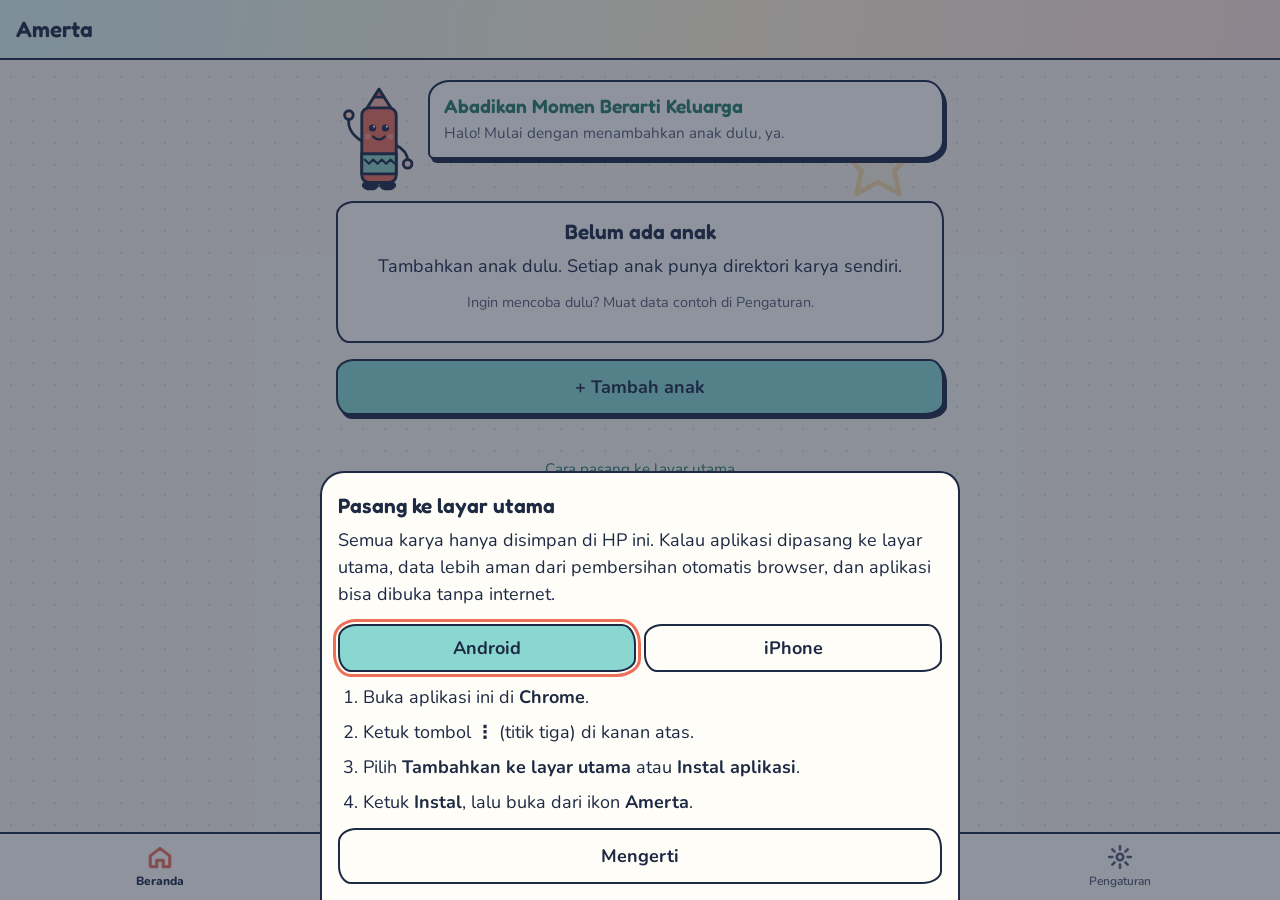
<file: app/index.html>
<!doctype html>
<html lang="id">
<head>
  <meta charset="utf-8">
  <meta name="viewport" content="width=device-width, initial-scale=1, viewport-fit=cover">
  <title>Amerta</title>
  <meta name="description" content="Amerta. Abadikan Momen Berarti Keluarga. Katalog pribadi karya anak. Semua data tersimpan di HP ini saja.">
  <meta name="theme-color" content="#FBF6EC">
  <link rel="manifest" href="manifest.webmanifest">
  <link rel="icon" href="icons/icon-192.png" type="image/png">
  <link rel="apple-touch-icon" href="icons/apple-touch-icon.png">
  <meta name="mobile-web-app-capable" content="yes">
  <meta name="apple-mobile-web-app-capable" content="yes">
  <meta name="apple-mobile-web-app-title" content="Amerta">
  <meta name="apple-mobile-web-app-status-bar-style" content="default">
  <link rel="stylesheet" href="css/app.css">
  <script src="js/version.js"></script>
  <script type="module" src="js/app.js"></script>
</head>
<body>
  <header class="app-bar">
    <button type="button" id="tombol-kembali" class="tombol-ikon" aria-label="Kembali" hidden>←</button>
    <h1 id="judul-layar" class="app-judul">Amerta</h1>
  </header>

  <main id="layar" class="layar" tabindex="-1"></main>

  <nav id="nav-bawah" class="nav-bawah" aria-label="Menu utama">
    <button type="button" data-ke="#/" data-nav="beranda">
      <svg viewBox="0 0 24 24" aria-hidden="true"><path d="M3 11l9-7 9 7v9a1 1 0 0 1-1 1h-5v-6H9v6H4a1 1 0 0 1-1-1z"/></svg>
      <span>Beranda</span>
    </button>
    <button type="button" data-ke="#/cari" data-nav="cari">
      <svg viewBox="0 0 24 24" aria-hidden="true"><circle cx="11" cy="11" r="7"/><path d="M20 20l-4-4"/></svg>
      <span>Cari</span>
    </button>
    <button type="button" data-ke="#/karya/baru" data-nav="tambah" class="nav-tambah">
      <svg viewBox="0 0 24 24" aria-hidden="true"><path d="M12 5v14M5 12h14"/></svg>
      <span>Tambah karya</span>
    </button>
    <button type="button" data-ke="#/pengaturan" data-nav="pengaturan">
      <svg viewBox="0 0 24 24" aria-hidden="true"><circle cx="12" cy="12" r="3"/><path d="M12 2v3M12 19v3M2 12h3M19 12h3M4.9 4.9l2.1 2.1M17 17l2.1 2.1M4.9 19.1L7 17M17 7l2.1-2.1"/></svg>
      <span>Pengaturan</span>
    </button>
  </nav>

  <div id="banner-update" class="banner" role="status" hidden>
    <span>Ada versi baru aplikasi.</span>
    <button type="button" id="tombol-update" class="tombol tombol-kecil">Perbarui</button>
  </div>

  <dialog id="panduan-pasang" class="lembar" aria-labelledby="panduan-judul">
    <h2 id="panduan-judul">Pasang ke layar utama</h2>
    <p>
      Semua karya hanya disimpan di HP ini. Kalau aplikasi dipasang ke layar utama,
      data lebih aman dari pembersihan otomatis browser, dan aplikasi bisa dibuka tanpa internet.
    </p>

    <button type="button" id="tombol-pasang-langsung" class="tombol tombol-utama" hidden>Pasang sekarang</button>

    <div class="tab-pilihan" role="tablist" aria-label="Jenis HP">
      <button type="button" role="tab" class="tab" data-os="android" aria-selected="true">Android</button>
      <button type="button" role="tab" class="tab" data-os="iphone" aria-selected="false">iPhone</button>
    </div>

    <ol class="langkah" data-panel="android">
      <li>Buka aplikasi ini di <strong>Chrome</strong>.</li>
      <li>Ketuk tombol <strong>⋮</strong> (titik tiga) di kanan atas.</li>
      <li>Pilih <strong>Tambahkan ke layar utama</strong> atau <strong>Instal aplikasi</strong>.</li>
      <li>Ketuk <strong>Instal</strong>, lalu buka dari ikon <strong>Amerta</strong>.</li>
    </ol>

    <ol class="langkah" data-panel="iphone" hidden>
      <li>Buka aplikasi ini di <strong>Safari</strong>.</li>
      <li>Ketuk tombol <strong>Bagikan</strong> (kotak dengan panah ke atas).</li>
      <li>Gulir ke bawah, pilih <strong>Tambahkan ke Layar Utama</strong>.</li>
      <li>Ketuk <strong>Tambah</strong>, lalu buka dari ikon <strong>Amerta</strong>.</li>
    </ol>
    <p class="catatan" data-panel="iphone" hidden>
      Penting di iPhone: data di ikon layar utama <strong>terpisah</strong> dari data di Safari.
      Pasang dulu, lalu selalu buka dari ikon sebelum mulai menyimpan karya.
    </p>

    <button type="button" class="tombol" data-tutup>Mengerti</button>
  </dialog>

  <noscript>
    <p class="kartu">Aplikasi ini butuh JavaScript. Aktifkan JavaScript di browser Anda.</p>
  </noscript>
</body>
</html>
</file>
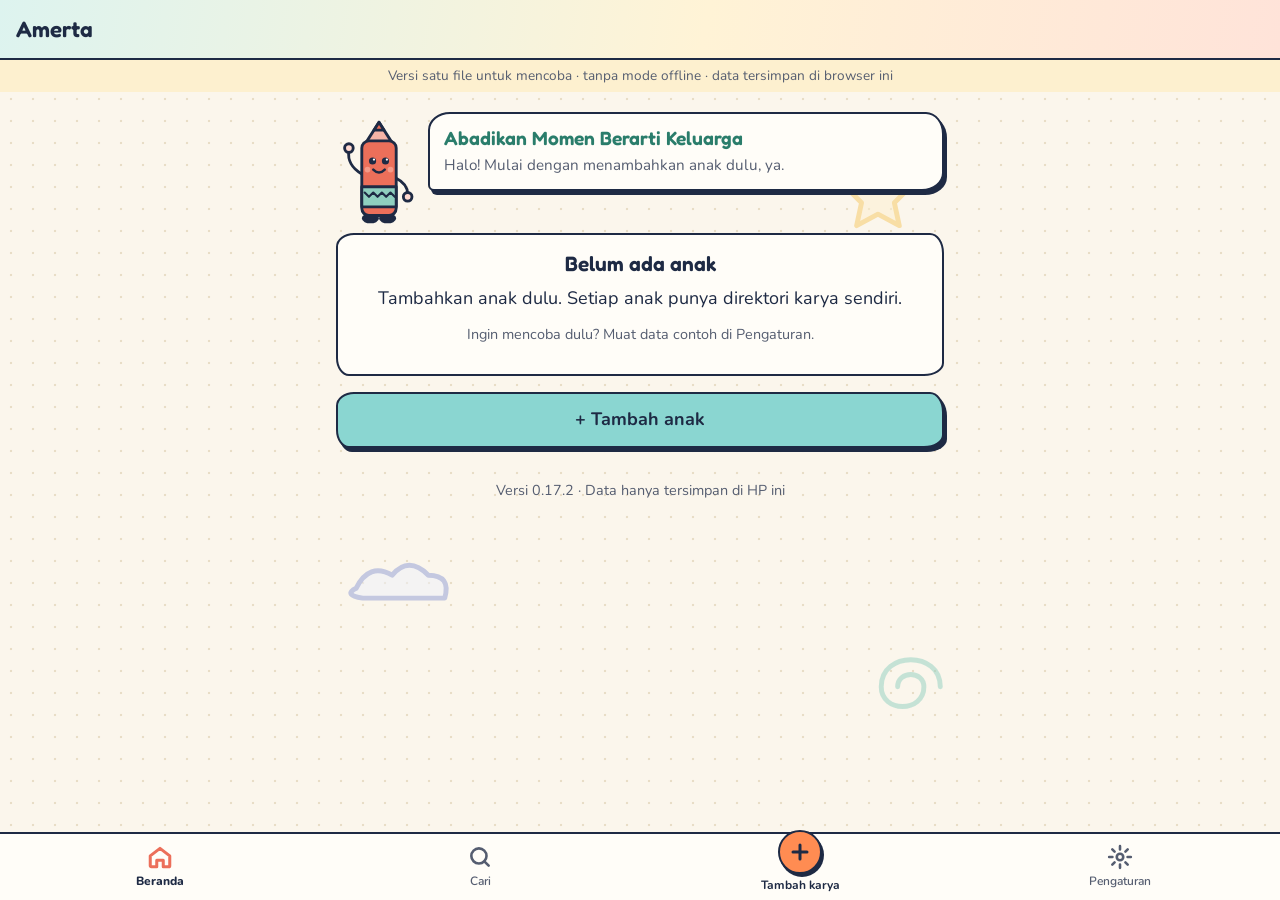
<file: museum-karya-anak-satu-file.html>
<!doctype html>
<html lang="id">
<head>
  <meta charset="utf-8">
  <meta name="viewport" content="width=device-width, initial-scale=1, viewport-fit=cover">
  <title>Amerta</title>
  <meta name="description" content="Amerta. Abadikan Momen Berarti Keluarga. Katalog pribadi karya anak. Semua data tersimpan di HP ini saja.">
  <meta name="theme-color" content="#FBF6EC">
    <link rel="icon" href="[data-uri]" type="image/png">
  <link rel="apple-touch-icon" href="[data-uri]">
  <meta name="mobile-web-app-capable" content="yes">
  <meta name="apple-mobile-web-app-capable" content="yes">
  <meta name="apple-mobile-web-app-title" content="Amerta">
  <meta name="apple-mobile-web-app-status-bar-style" content="default">
  <style>
/* Museum Karya Anak — gaya dasar.
   Dirancang untuk HP dan satu tangan: teks besar, tombol besar. */

/* Huruf bulat (gratis, lisensi OFL — lihat fonts/LISENSI-OFL.txt) */
@font-face {
  font-family: "Nunito";
  font-style: normal;
  font-display: swap;
  font-weight: 200 1000;
  src: url("[data-uri]") format("woff2");
}
@font-face {
  font-family: "Fredoka";
  font-style: normal;
  font-display: swap;
  font-weight: 300 700;
  src: url("[data-uri]") format("woff2");
}

/* Gaya "digambar tangan": garis tepi biru tua tebal, warna pastel ceria. */
:root {
  --tinta: #1E2A44;          /* garis tepi dan teks utama */
  --mint: #8FCFBF;
  --mint-muda: #DDF1EB;
  --koral: #EC6F5A;
  --koral-muda: #FFDCD4;
  --lavender: #8E9BD6;
  --lavender-muda: #E3E7F7;
  --kuning: #F6C760;
  /* Warna tombol dan filter (palet pilihan pengguna) */
  --tombol: #8AD6D1;
  --tombol-tekan: #72CBC5;
  --oranye: #FF8C52;
  --filter: #359FA0;

  --warna-utama: #2A7D6B;    /* teks/tautan aktif (cukup kontras di latar krem) */
  --warna-utama-gelap: #1F5F51;
  --aksen: var(--koral);
  --latar: #FBF6EC;
  --kartu: #FFFDF8;
  --teks: var(--tinta);
  --teks-redup: #555D70;
  --garis: #D9D3C4;
  --bahaya: #C23A2B;
  --sukses: #2A7D4F;
  --peringatan: #A35A00;

  --tebal: 2.5px;
  --garis-tangan: var(--tebal) solid var(--tinta);
  --bayang: 3px 4px 0 var(--tinta);
  --radius: 16px;
  /* Sudut sedikit tidak rata, supaya terlihat seperti digambar tangan */
  --radius-tangan: 18px 14px 20px 13px / 14px 20px 13px 18px;
  --tinggi-tombol: 56px;
  --jarak: 16px;
  --tinggi-nav: 68px;
  --huruf-judul: "Fredoka", "Nunito", system-ui, sans-serif;
}

* { box-sizing: border-box; }

html { -webkit-text-size-adjust: 100%; }

body {
  margin: 0;
  min-height: 100vh;
  background: var(--latar);
  color: var(--teks);
  font-family: "Nunito", system-ui, -apple-system, "Segoe UI", Roboto, sans-serif;
  font-size: 18px;
  line-height: 1.5;
  padding-bottom: env(safe-area-inset-bottom);
}

h1, h2, h3 { font-family: var(--huruf-judul); font-weight: 600; line-height: 1.25; margin: 0 0 8px; }
h2 { font-size: 1.3rem; }
p { margin: 0 0 12px; }

.app-bar {
  position: sticky;
  top: 0;
  z-index: 10;
  background: var(--latar);
  color: var(--tinta);
  border-bottom: var(--garis-tangan);
  display: flex;
  align-items: center;
  gap: 8px;
  min-height: 60px;
  padding: calc(env(safe-area-inset-top) + 8px) var(--jarak) 8px;
}
.app-judul {
  font-family: var(--huruf-judul);
  font-weight: 600;
  font-size: 1.4rem;
  margin: 0;
  overflow: hidden;
  text-overflow: ellipsis;
  white-space: nowrap;
}
.tombol-ikon {
  flex: none;
  width: 48px;
  height: 48px;
  margin-left: -8px;
  border: 0;
  border-radius: 50%;
  background: transparent;
  color: var(--tinta);
  font-size: 1.6rem;
  font-weight: 700;
  line-height: 1;
  cursor: pointer;
}
.tombol-ikon:active { background: var(--mint-muda); }

.layar {
  max-width: 640px;
  margin: 0 auto;
  padding: var(--jarak);
  outline: none;
}

.kartu {
  background: var(--kartu);
  border: var(--garis-tangan);
  border-radius: var(--radius-tangan);
  padding: var(--jarak);
  margin-bottom: var(--jarak);
}

.redup { color: var(--teks-redup); }

/* Tombol */
.tombol {
  display: flex;
  align-items: center;
  justify-content: center;
  width: 100%;
  min-height: var(--tinggi-tombol);
  padding: 0 20px;
  margin-top: 12px;
  border: var(--garis-tangan);
  border-radius: var(--radius-tangan);
  background: var(--kartu);
  color: var(--tinta);
  font: inherit;
  font-weight: 700;
  cursor: pointer;
  -webkit-tap-highlight-color: transparent;
}
.tombol:active { transform: translate(2px, 2px); }
.tombol-utama { background: var(--tombol); color: var(--tinta); box-shadow: var(--bayang); }
.tombol-utama:active { background: var(--tombol-tekan); box-shadow: 1px 2px 0 var(--tinta); }
.tombol-kecil { width: auto; min-height: 44px; margin: 0; }
.tombol:focus-visible, .tab:focus-visible {
  outline: 3px solid var(--aksen);
  outline-offset: 2px;
}

.tombol-bahaya {
  border-color: var(--bahaya);
  color: var(--bahaya);
  margin-top: 40px;
}
.tombol-bahaya-penuh {
  border-color: var(--bahaya);
  background: var(--bahaya);
  color: #fff;
}
.tombol-teks {
  min-height: 44px;
  padding: 0 4px;
  border: 0;
  background: none;
  color: var(--warna-utama);
  font: inherit;
  font-size: 0.95rem;
  text-decoration: underline;
  cursor: pointer;
}

.subjudul { font-size: 1rem; color: var(--teks-redup); margin: 4px 0 12px; }
.kosong { text-align: center; }
.kaki { margin-top: 32px; text-align: center; font-size: 0.9rem; }
.kaki p { margin: 4px 0 0; }

/* Daftar anak di beranda */
.daftar-anak { display: grid; gap: 12px; }
.kartu-anak {
  display: flex;
  align-items: center;
  gap: 14px;
  width: 100%;
  min-height: 84px;
  padding: 12px var(--jarak);
  border: var(--garis-tangan);
  border-radius: var(--radius-tangan);
  background: var(--kartu);
  color: var(--teks);
  box-shadow: var(--bayang);
  font: inherit;
  text-align: left;
  cursor: pointer;
  -webkit-tap-highlight-color: transparent;
}
.kartu-anak:active { background: var(--mint-muda); transform: translate(2px, 2px); box-shadow: 1px 2px 0 var(--tinta); }
.kartu-anak-teks { display: flex; flex-direction: column; flex: 1; min-width: 0; }
.kartu-anak-nama {
  font-family: var(--huruf-judul);
  font-size: 1.25rem;
  font-weight: 600;
  overflow: hidden;
  text-overflow: ellipsis;
  white-space: nowrap;
}
.panah { font-size: 1.8rem; color: var(--teks-redup); }

.avatar {
  flex: none;
  display: inline-flex;
  align-items: center;
  justify-content: center;
  width: 56px;
  height: 56px;
  border: var(--garis-tangan);
  border-radius: 50%;
  color: var(--tinta);
  font-family: var(--huruf-judul);
  font-size: 1.5rem;
  font-weight: 600;
}
.avatar-besar { width: 72px; height: 72px; font-size: 2rem; }
.avatar-0 { background: var(--mint); }
.avatar-1 { background: #F59A88; }
.avatar-2 { background: var(--lavender); }
.avatar-3 { background: var(--kuning); }
.avatar-4 { background: #B9D98A; }
.avatar-5 { background: #F3B6CF; }

.profil-anak { display: flex; align-items: center; gap: 16px; }
.profil-anak h2 { margin-bottom: 4px; overflow-wrap: anywhere; }
.profil-anak p { margin: 0; }

/* Formulir */
.isian { display: flex; flex-direction: column; gap: 6px; margin-bottom: 20px; }
.label { font-weight: 700; }
.wajib { color: var(--bahaya); font-weight: 400; font-size: 0.9rem; }
.isian input {
  width: 100%;
  min-height: var(--tinggi-tombol);
  padding: 0 14px;
  border: var(--garis-tangan);
  border-radius: var(--radius-tangan);
  background: var(--kartu);
  color: var(--teks);
  font: inherit; /* 18px: mencegah iPhone memperbesar layar saat mengetik */
}
.isian input:focus { outline: none; box-shadow: 0 0 0 4px var(--mint); }
.bantuan { font-size: 0.9rem; color: var(--teks-redup); }
.isian .tombol-teks { align-self: flex-start; }
.pesan-galat {
  padding: 12px;
  border: var(--tebal) solid var(--bahaya);
  border-radius: var(--radius-tangan);
  background: var(--koral-muda);
  color: var(--bahaya);
  font-weight: 600;
}
.tombol:disabled { opacity: 0.45; cursor: default; transform: none; }

/* Pesan singkat */
.kabar {
  position: fixed;
  left: 50%;
  bottom: calc(env(safe-area-inset-bottom) + 24px);
  z-index: 30;
  transform: translateX(-50%);
  max-width: calc(100% - 32px);
  padding: 12px 20px;
  border: var(--garis-tangan);
  border-radius: 999px;
  background: var(--kuning);
  color: var(--tinta);
  font-weight: 700;
  box-shadow: var(--bayang);
}

/* Banner versi baru */
.banner {
  position: fixed;
  left: var(--jarak);
  right: var(--jarak);
  bottom: calc(env(safe-area-inset-bottom) + var(--jarak));
  z-index: 20;
  display: flex;
  align-items: center;
  justify-content: space-between;
  gap: 12px;
  padding: 12px var(--jarak);
  border: var(--garis-tangan);
  border-radius: var(--radius-tangan);
  background: var(--lavender-muda);
  color: var(--tinta);
  font-weight: 600;
  box-shadow: var(--bayang);
}
.banner[hidden] { display: none; }
.banner .tombol { background: var(--tombol); }

/* Lembar (dialog dari bawah, mudah dijangkau jempol) */
.lembar {
  width: 100%;
  max-width: 640px;
  max-height: 90vh;
  margin: auto auto 0;
  padding: 20px var(--jarak) calc(env(safe-area-inset-bottom) + var(--jarak));
  border: var(--garis-tangan);
  border-bottom: 0;
  border-radius: 24px 20px 0 0;
  background: var(--kartu);
  color: var(--teks);
  overflow-y: auto;
}
.lembar::backdrop { background: rgba(30, 42, 68, 0.5); }

.tab-pilihan {
  display: grid;
  grid-template-columns: 1fr 1fr;
  gap: 8px;
  margin: 16px 0 8px;
}
.tab {
  min-height: 48px;
  border: var(--garis-tangan);
  border-radius: var(--radius-tangan);
  background: var(--kartu);
  color: var(--teks);
  font: inherit;
  font-weight: 700;
  cursor: pointer;
}
.tab[aria-selected="true"] { background: var(--tombol); }

.langkah { padding-left: 1.4em; margin: 12px 0; }
.langkah li { margin-bottom: 8px; }

.catatan {
  padding: 12px;
  border: 2px dashed var(--tinta);
  border-radius: var(--radius-tangan);
  background: #FDF0CF;
  font-size: 0.95rem;
}

/* ---------- Tahap 3 ke atas ---------- */

body.ada-nav { padding-bottom: calc(var(--tinggi-nav) + env(safe-area-inset-bottom) + 8px); }
body.ada-bar-aksi { padding-bottom: calc(var(--tinggi-nav) + env(safe-area-inset-bottom) + 80px); }

/* Menu bawah (mudah dijangkau jempol) */
.nav-bawah {
  position: fixed;
  left: 0;
  right: 0;
  bottom: 0;
  z-index: 15;
  display: grid;
  grid-template-columns: repeat(4, 1fr);
  height: calc(var(--tinggi-nav) + env(safe-area-inset-bottom));
  padding-bottom: env(safe-area-inset-bottom);
  background: var(--kartu);
  border-top: var(--garis-tangan);
}
.nav-bawah button {
  display: flex;
  flex-direction: column;
  align-items: center;
  justify-content: center;
  gap: 2px;
  border: 0;
  background: none;
  color: var(--teks-redup);
  font: inherit;
  font-size: 0.75rem;
  font-weight: 600;
  cursor: pointer;
  -webkit-tap-highlight-color: transparent;
}
.nav-bawah svg {
  width: 26px;
  height: 26px;
  fill: none;
  stroke: currentColor;
  stroke-width: 2.4;
  stroke-linecap: round;
  stroke-linejoin: round;
}
.nav-bawah [aria-current="page"] { color: var(--tinta); font-weight: 800; }
.nav-bawah [aria-current="page"] svg { stroke: var(--koral); stroke-width: 2.8; }
.nav-bawah .nav-tambah svg {
  width: 44px;
  height: 44px;
  margin-top: -10px;
  padding: 8px;
  border: var(--garis-tangan);
  border-radius: 50%;
  background: var(--oranye);
  color: var(--tinta);
  box-shadow: 2px 3px 0 var(--tinta);
  stroke-width: 3;
}
.nav-bawah .nav-tambah { color: var(--tinta); font-weight: 700; }

body.ada-nav .banner,
body.ada-nav .kabar { bottom: calc(var(--tinggi-nav) + env(safe-area-inset-bottom) + 12px); }

/* Input file disembunyikan; tombolnya berupa <label> (paling andal di iPhone) */
.tersembunyi {
  position: absolute;
  width: 1px;
  height: 1px;
  opacity: 0;
  pointer-events: none;
}

.daftar-status { list-style: none; margin: 0 0 8px; padding: 0; }
.daftar-status li {
  display: flex;
  justify-content: space-between;
  gap: 12px;
  padding: 10px 0;
  border-bottom: 2px dashed var(--garis);
}
.daftar-status li:last-child { border-bottom: 0; }
.daftar-status strong { text-align: right; }
.status-ya { color: var(--sukses); }
.status-belum { color: var(--peringatan); }

.tombol-bahaya-garis { border-color: var(--bahaya); color: var(--bahaya); }
.teks-bahaya { color: var(--bahaya); }

/* Chip pilihan */
.chip-grup { display: flex; flex-wrap: wrap; gap: 8px; }
.chip-grup:empty { display: none; }
.chip-gulir {
  display: flex;
  gap: 8px;
  overflow-x: auto;
  padding: 2px 0 8px;
  margin-bottom: 4px;
  scrollbar-width: none;
}
.chip-gulir::-webkit-scrollbar { display: none; }
.chip {
  position: relative;
  display: inline-flex;
  align-items: center;
  flex: none;
  min-height: 44px;
  padding: 0 16px;
  border: 2px solid var(--tinta);
  border-radius: 999px;
  background: var(--kartu);
  color: var(--teks);
  font: inherit;
  font-size: 1rem;
  font-weight: 600;
  cursor: pointer;
  -webkit-tap-highlight-color: transparent;
}
.chip input { position: absolute; opacity: 0; pointer-events: none; }
.chip:has(input:checked),
.chip[aria-pressed="true"] {
  background: var(--filter);
  color: var(--tinta);
  box-shadow: 2px 2px 0 var(--tinta);
}
.chip:has(input:focus-visible) { outline: 3px solid var(--aksen); outline-offset: 2px; }
.chip-saran { background: var(--mint-muda); border-style: dashed; }

fieldset.isian { border: 0; padding: 0; margin: 0 0 20px; min-width: 0; }
fieldset.isian legend { padding: 0; margin-bottom: 6px; }

.isian textarea {
  width: 100%;
  padding: 12px 14px;
  border: var(--garis-tangan);
  border-radius: var(--radius-tangan);
  background: var(--kartu);
  color: var(--teks);
  font: inherit;
  resize: vertical;
}
.isian textarea:focus { outline: none; box-shadow: 0 0 0 4px var(--mint); }

/* Formulir karya */
.foto-pratinjau {
  border: var(--garis-tangan);
  border-radius: var(--radius-tangan);
  overflow: hidden;
  background: #F1EADB;
}
.foto-pratinjau img { display: block; width: 100%; max-height: 50vh; object-fit: contain; }
.pilihan-foto { display: grid; grid-template-columns: 1fr 1fr; gap: 10px; }
.pilihan-foto .tombol { margin-top: 0; padding: 0 10px; text-align: center; }
.baris-tombol { display: grid; grid-template-columns: 1fr 1fr; gap: 10px; }
.baris-tombol .tombol { margin-top: 0; padding: 0 10px; font-size: 0.95rem; text-align: center; }
.baris-tombol .tombol:only-child { grid-column: 1 / -1; }

.daftar-media:empty { display: none; }
.daftar-media { display: grid; gap: 10px; }
.item-media {
  padding: 10px;
  border: 2px solid var(--tinta);
  border-radius: var(--radius-tangan);
  background: var(--lavender-muda);
}
.item-media audio { width: 100%; }
.item-media-info {
  display: flex;
  justify-content: space-between;
  align-items: center;
  gap: 8px;
  font-size: 0.95rem;
}
.video-karya { display: block; width: 100%; max-height: 60vh; border-radius: 10px; background: #000; }

.opsional {
  margin: 8px 0 20px;
  border: var(--tebal) dashed var(--tinta);
  border-radius: var(--radius-tangan);
  background: var(--kartu);
}
.opsional[open] { border-style: solid; }
.opsional summary {
  min-height: var(--tinggi-tombol);
  display: flex;
  align-items: center;
  gap: 6px;
  padding: 0 var(--jarak);
  font-weight: 600;
  cursor: pointer;
  list-style: none;
}
.opsional summary::-webkit-details-marker { display: none; }
.opsional summary::before { content: "＋"; color: var(--koral); font-weight: 800; }
.opsional[open] summary::before { content: "－"; }
.opsional > .isian { padding: 0 var(--jarak); }

.bar-simpan {
  position: sticky;
  bottom: 0;
  z-index: 5;
  margin: 0 calc(-1 * var(--jarak));
  padding: 4px var(--jarak) calc(env(safe-area-inset-bottom) + 12px);
  background: linear-gradient(to bottom, rgba(251, 246, 236, 0), var(--latar) 20%);
}

/* Galeri */
.baris-galeri {
  display: flex;
  justify-content: space-between;
  align-items: center;
  margin: 16px 0 8px;
}
.grid-karya {
  display: grid;
  grid-template-columns: repeat(3, 1fr);
  gap: 10px;
}
.sel-karya {
  position: relative;
  aspect-ratio: 1;
  padding: 0;
  border: var(--garis-tangan);
  border-radius: var(--radius-tangan);
  overflow: hidden;
  background: #F1EADB;
  cursor: pointer;
  -webkit-tap-highlight-color: transparent;
}
.sel-karya img { width: 100%; height: 100%; object-fit: cover; display: block; }
.sel-karya img:not([src]) { visibility: hidden; }
.tanda-cerita, .tanda-cerita-contoh {
  padding: 1px 6px;
  border: 1.5px solid var(--tinta);
  border-radius: 8px;
  background: var(--koral-muda);
  color: var(--tinta);
  font-size: 0.68rem;
  font-weight: 700;
  line-height: 1.3;
  white-space: nowrap;
}
.tanda-cerita { position: absolute; left: 4px; bottom: 4px; }
.tag-anak {
  position: absolute;
  left: 4px;
  top: 4px;
  max-width: calc(100% - 8px);
  padding: 1px 6px;
  border: 1.5px solid var(--tinta);
  border-radius: 8px;
  background: var(--mint);
  color: var(--tinta);
  font-size: 0.68rem;
  font-weight: 700;
  overflow: hidden;
  text-overflow: ellipsis;
  white-space: nowrap;
}
.centang {
  display: none;
  position: absolute;
  top: 6px;
  right: 6px;
  width: 28px;
  height: 28px;
  border: 2px solid #fff;
  border-radius: 50%;
  background: rgba(0, 0, 0, 0.35);
  color: transparent;
  font-weight: 700;
  line-height: 24px;
  text-align: center;
}
.mode-pilih .centang { display: block; }
.mode-pilih .terpilih .centang { background: var(--koral); border-color: var(--tinta); color: var(--tinta); }
.mode-pilih .terpilih img { opacity: 0.75; }
.bar-aksi {
  position: fixed;
  left: 0;
  right: 0;
  bottom: calc(var(--tinggi-nav) + env(safe-area-inset-bottom));
  z-index: 16;
  display: flex;
  align-items: center;
  gap: 8px;
  padding: 10px var(--jarak);
  background: var(--lavender-muda);
  border-top: var(--garis-tangan);
}
.bar-aksi span { flex: 1; font-weight: 600; font-size: 0.95rem; }
.bar-aksi .tombol { padding: 0 12px; font-size: 0.9rem; }
.catatan-cerita { margin: 12px 0 0; }

/* Halaman anak */
.profil-anak { margin-bottom: 4px; }

/* Detail karya */
.foto-detail {
  margin: 0 0 var(--jarak);
  border: var(--garis-tangan);
  border-radius: var(--radius-tangan);
  overflow: hidden;
  background: #F1EADB;
  box-shadow: var(--bayang);
}
.foto-detail img { display: block; width: 100%; max-height: 70vh; object-fit: contain; }
.keterangan { display: grid; grid-template-columns: auto 1fr; gap: 6px 14px; margin: 12px 0 0; }
.keterangan dt { color: var(--teks-redup); font-weight: 600; }
.keterangan dd { margin: 0; overflow-wrap: anywhere; }
.cerita { white-space: pre-wrap; overflow-wrap: anywhere; }
.kartu h3 { font-size: 1.05rem; }
.kartu .item-media + .item-media { margin-top: 8px; }

/* Pencarian */
.kotak-cari input {
  width: 100%;
  min-height: var(--tinggi-tombol);
  padding: 0 16px;
  border: var(--garis-tangan);
  border-radius: 999px;
  background: var(--kartu);
  color: var(--teks);
  font: inherit;
}
.kotak-cari input:focus { outline: none; box-shadow: 0 0 0 4px var(--mint); }
.kotak-cari { margin-bottom: 12px; }
.kelompok-filter { margin-top: 4px; }
.label-filter { display: block; font-size: 0.85rem; font-weight: 700; color: var(--teks-redup); }

/* Pengaturan */
.kartu-pengingat { background: #FDF0CF; }
.kartu-pengingat .tombol-teks { display: block; margin: 4px auto 0; }
.kartu-risiko { background: var(--koral-muda); }
.kartu-risiko ul { margin: 0 0 12px; padding-left: 1.3em; }
.kartu label.tombol { text-align: center; }

/* Perekam dan lembar progres */
.perekam .pratinjau-video { display: block; width: 100%; max-height: 45vh; border-radius: 10px; background: #000; }
.perekam .hasil-rekam audio { width: 100%; }
.waktu-rekam { font-size: 1.6rem; font-weight: 700; text-align: center; margin: 12px 0 0; font-variant-numeric: tabular-nums; }
.tombol-rekam { background: var(--oranye); color: var(--tinta); box-shadow: var(--bayang); }
.pesan-lembar { white-space: pre-line; }
.pemutar {
  width: 40px;
  height: 40px;
  margin: 12px auto;
  border: 4px solid var(--mint-muda);
  border-top-color: var(--koral);
  border-radius: 50%;
  animation: putar 0.9s linear infinite;
}
.progres-teks { text-align: center; min-height: 1.5em; }
@keyframes putar { to { transform: rotate(360deg); } }

[hidden] { display: none !important; }

/* ---------- Beranda: maskot, coretan, tali jemuran ---------- */
.beranda { position: relative; isolation: isolate; }
.beranda > :not(.coretan) { position: relative; }
.coretan {
  position: absolute;
  inset: calc(-1 * var(--jarak)) calc(-1 * var(--jarak)) auto;
  width: calc(100% + 2 * var(--jarak));
  height: 800px;
  z-index: -1;
  pointer-events: none;
}

.sapaan { display: flex; align-items: flex-end; gap: 6px; margin: 4px 0 8px; }
.maskot { flex: none; width: 86px; height: auto; }
.gelembung {
  position: relative;
  flex: 1;
  margin-bottom: 34px;
  padding: 12px 14px;
  border: var(--garis-tangan);
  border-radius: 22px 18px 22px 6px / 18px 22px 18px 6px;
  background: var(--kartu);
  box-shadow: var(--bayang);
}
.tagline {
  margin: 0 0 4px;
  font-family: var(--huruf-judul);
  font-size: 1.2rem;
  font-weight: 600;
  line-height: 1.25;
  color: var(--warna-utama);
}
.gelembung-teks { margin: 0; font-size: 0.95rem; color: var(--teks-redup); }

.jemuran { position: relative; height: 150px; margin: 0 -6px 12px; }
.jemuran .tali { position: absolute; inset: 0 0 auto; width: 100%; height: 80px; }
.jemuran-item {
  position: absolute;
  width: 76px;
  padding: 5px 5px 14px;
  border: var(--garis-tangan);
  border-radius: 4px;
  background: #fff;
  box-shadow: 2px 3px 0 var(--tinta);
  transform: translateX(-50%) rotate(var(--miring, 0deg));
  transform-origin: 50% 0;
  cursor: pointer;
  -webkit-tap-highlight-color: transparent;
}
.jemuran-item:active { transform: translateX(-50%) rotate(0deg) scale(1.05); }
.jemuran-item img {
  display: block;
  width: 100%;
  aspect-ratio: 1;
  object-fit: cover;
  background: #F1EADB;
}
.jemuran-item img:not([src]) { visibility: hidden; }
.jepit {
  position: absolute;
  top: -14px;
  left: 50%;
  width: 12px;
  height: 24px;
  margin-left: -6px;
  border: 2px solid var(--tinta);
  border-radius: 3px;
  background: var(--kuning);
}

/* =====================================================================
   Ceria dan bergerak (versi 0.14): warna lebih hangat + animasi ringan.
   Semua animasi hanya memakai transform/opacity (hemat baterai), dan
   dimatikan kalau HP diatur "kurangi gerakan" (lihat bagian paling bawah).
   ===================================================================== */

/* Latar kertas gambar bertitik, judul atas bergradasi lembut */
body {
  background-color: var(--latar);
  background-image: radial-gradient(#E8DDC6 1.2px, transparent 1.6px);
  background-size: 22px 22px;
}
.app-bar { background: linear-gradient(100deg, #DDF3EF 0%, #FFF3D6 55%, #FFE3D9 100%); }

/* Kartu anak berwarna sesuai warna avatarnya */
.kartu-anak:has(.avatar-0) { background: #E7F6F2; }
.kartu-anak:has(.avatar-1) { background: #FFE9E4; }
.kartu-anak:has(.avatar-2) { background: #ECEEFA; }
.kartu-anak:has(.avatar-3) { background: #FFF4D9; }
.kartu-anak:has(.avatar-4) { background: #EEF6E2; }
.kartu-anak:has(.avatar-5) { background: #FDEDF3; }

/* ---------- Layar baru muncul memantul, isinya bergantian ---------- */
@keyframes muncul {
  from { opacity: 0; transform: translateY(14px) scale(0.98); }
  to { opacity: 1; transform: none; }
}
.layar.masuk > *,
.layar.masuk .beranda > :not(.coretan) {
  animation: muncul 0.45s cubic-bezier(0.2, 0.9, 0.3, 1.25) both;
}
.layar.masuk > :nth-child(2), .layar.masuk .beranda > :nth-child(3) { animation-delay: 0.05s; }
.layar.masuk > :nth-child(3), .layar.masuk .beranda > :nth-child(4) { animation-delay: 0.1s; }
.layar.masuk > :nth-child(4), .layar.masuk .beranda > :nth-child(5) { animation-delay: 0.15s; }
.layar.masuk > :nth-child(n+5), .layar.masuk .beranda > :nth-child(n+6) { animation-delay: 0.2s; }
/* .beranda sendiri tidak ikut bergerak, supaya coretan latar tidak melompat */
.layar.masuk > .beranda { animation: none; }

/* Kartu anak dan kotak galeri "pop" bergantian */
@keyframes pop {
  0% { opacity: 0; transform: scale(0.85); }
  70% { opacity: 1; transform: scale(1.04); }
  100% { opacity: 1; transform: scale(1); }
}
.layar.masuk .daftar-anak > *,
.layar.masuk .grid-karya > * { animation: pop 0.45s ease-out both; }
.layar.masuk .daftar-anak > :nth-child(2), .layar.masuk .grid-karya > :nth-child(2) { animation-delay: 0.08s; }
.layar.masuk .daftar-anak > :nth-child(3), .layar.masuk .grid-karya > :nth-child(3) { animation-delay: 0.16s; }
.layar.masuk .daftar-anak > :nth-child(n+4), .layar.masuk .grid-karya > :nth-child(n+4) { animation-delay: 0.22s; }

/* ---------- Tombol: kenyal saat ditekan ---------- */
.tombol, .kartu-anak, .chip, .sel-karya, .jemuran-item {
  transition: transform 0.15s cubic-bezier(0.3, 1.6, 0.5, 1), box-shadow 0.15s;
}
.tombol:active, .chip:active, .sel-karya:active { transform: translate(2px, 2px) scale(0.96); }
.kartu-anak:active { transform: translate(2px, 2px) scale(0.98); }

/* Tombol + di menu bawah bergoyang sesekali, mengajak menambah karya */
@keyframes goyang {
  0%, 82%, 100% { transform: rotate(0) scale(1); }
  86% { transform: rotate(-12deg) scale(1.08); }
  90% { transform: rotate(10deg) scale(1.08); }
  94% { transform: rotate(-6deg) scale(1.04); }
}
.nav-bawah .nav-tambah svg { animation: goyang 5s ease-in-out infinite; }

/* Ikon menu yang aktif melompat kecil */
@keyframes lompat {
  0% { transform: translateY(0); }
  40% { transform: translateY(-6px); }
  70% { transform: translateY(1px); }
  100% { transform: translateY(0); }
}
.nav-bawah [aria-current="page"] svg { animation: lompat 0.5s ease-out; }

/* ---------- Maskot krayon: bergoyang, melambai, berkedip ---------- */
@keyframes goyang-badan {
  0%, 100% { transform: translateY(0) rotate(0); }
  25% { transform: translateY(-4px) rotate(-2deg); }
  75% { transform: translateY(-2px) rotate(2deg); }
}
@keyframes lambai {
  0%, 55%, 100% { transform: rotate(0); }
  62% { transform: rotate(-22deg); }
  70% { transform: rotate(12deg); }
  78% { transform: rotate(-18deg); }
  86% { transform: rotate(8deg); }
}
@keyframes kedip {
  0%, 90%, 100% { transform: scaleY(1); }
  94% { transform: scaleY(0.1); }
}
.maskot .maskot-badan {
  transform-box: fill-box;
  transform-origin: 50% 100%;
  animation: goyang-badan 2.6s ease-in-out infinite;
}
.maskot .lengan-lambai {
  transform-box: fill-box;
  transform-origin: 100% 100%;
  animation: lambai 3.2s ease-in-out infinite;
}
.maskot .mata {
  transform-box: fill-box;
  transform-origin: 50% 50%;
  animation: kedip 4s infinite;
}

/* Gelembung bicara muncul seperti balon */
@keyframes balon {
  0% { opacity: 0; transform: scale(0.6) rotate(-4deg); }
  70% { opacity: 1; transform: scale(1.05) rotate(1deg); }
  100% { opacity: 1; transform: none; }
}
.layar.masuk .gelembung { transform-origin: 0 100%; animation: balon 0.6s 0.15s cubic-bezier(0.2, 0.9, 0.3, 1.3) both; }

/* ---------- Tali jemuran: karya jatuh lalu berayun ditiup angin ---------- */
@keyframes jatuh {
  from { translate: 0 -46px; opacity: 0; }
  to { translate: 0 0; opacity: 1; }
}
@keyframes ayun {
  0%, 100% { transform: translateX(-50%) rotate(var(--miring, 0deg)); }
  50% { transform: translateX(-50%) rotate(calc(var(--miring, 0deg) * -0.6)); }
}
.jemuran-item {
  animation:
    jatuh 0.55s cubic-bezier(0.3, 1.4, 0.5, 1) both,
    ayun 3.4s ease-in-out infinite;
  animation-delay: var(--tunda, 0s), var(--tunda, 0s);
}
.jemuran-item:active { animation-play-state: paused; }

/* ---------- Coretan latar: bintang berkelip, awan melayang ---------- */
@keyframes kelip {
  0%, 100% { transform: scale(1) rotate(0); opacity: 1; }
  50% { transform: scale(1.25) rotate(12deg); opacity: 0.55; }
}
@keyframes melayang {
  0%, 100% { transform: translateX(0); }
  50% { transform: translateX(14px); }
}
@keyframes berputar { to { transform: rotate(360deg); } }
.coretan .kelip, .coretan .awan, .coretan .putar, .coretan .geser { transform-box: fill-box; transform-origin: 50% 50%; }
.coretan .kelip { animation: kelip 2.8s ease-in-out infinite; }
.coretan .kelip-2 { animation-delay: 0.9s; }
.coretan .kelip-3 { animation-delay: 1.7s; }
.coretan .awan { animation: melayang 6s ease-in-out infinite; }
.coretan .awan-2 { animation-duration: 7.5s; animation-delay: 1s; }
.coretan .putar { animation: berputar 14s linear infinite; }
.coretan .geser { animation: melayang 4.5s ease-in-out infinite reverse; }

/* ---------- Konfeti saat karya baru disimpan ---------- */
@keyframes konfeti {
  0% { transform: translateY(-20px) rotate(0); opacity: 1; }
  100% { transform: translateY(105vh) rotate(calc(var(--putar, 1) * 540deg)); opacity: 0.9; }
}
.konfeti { position: fixed; inset: 0; z-index: 40; pointer-events: none; overflow: hidden; }
.konfeti span {
  position: absolute;
  top: -12px;
  width: 9px;
  height: 14px;
  border-radius: 2px;
  animation: konfeti 1.8s cubic-bezier(0.25, 0.6, 0.4, 1) forwards;
}
.konfeti span.bulat { width: 10px; height: 10px; border-radius: 50%; }

/* Pesan singkat meloncat masuk */
@keyframes kabar-masuk {
  from { opacity: 0; transform: translate(-50%, 16px) scale(0.9); }
  to { opacity: 1; transform: translate(-50%, 0) scale(1); }
}
.kabar:not([hidden]) { animation: kabar-masuk 0.35s cubic-bezier(0.2, 0.9, 0.3, 1.4); }

/* ---------- Hormati pengaturan "kurangi gerakan" di HP ---------- */
@media (prefers-reduced-motion: reduce) {
  *, *::before, *::after {
    animation: none !important;
    transition: none !important;
  }
}

/* ---------- Tali jemuran panjang (lebih dari 4 karya): geser per karya ---------- */
.jemuran-geser {
  height: 160px;
  margin: 0 calc(-1 * var(--jarak)) 2px;
  padding: 0 var(--jarak);
  overflow-x: auto;
  overflow-y: hidden;
  scroll-snap-type: x mandatory;
  scroll-padding: 0 var(--jarak);
  overscroll-behavior-x: contain;
  scrollbar-width: none;
  -webkit-overflow-scrolling: touch;
  /* Ujung kanan memudar: tanda masih ada karya di sebelah */
  -webkit-mask-image: linear-gradient(to right, #000 82%, transparent);
  mask-image: linear-gradient(to right, #000 82%, transparent);
}
.jemuran-geser::-webkit-scrollbar { display: none; }
.jemuran-jalur { position: relative; height: 150px; }
.jemuran-geser .tali { height: 80px; }
.jemuran-geser .jemuran-item { scroll-snap-align: center; }
.petunjuk-geser {
  margin: 0 0 14px;
  font-size: 0.85rem;
  font-weight: 700;
  color: var(--teks-redup);
  text-align: right;
}
@keyframes colek {
  0%, 70%, 100% { transform: translateX(0); }
  80% { transform: translateX(6px); }
  90% { transform: translateX(-2px); }
}
.panah-colek { display: inline-block; animation: colek 2.4s ease-in-out infinite; }
/* Selama tali berjalan sendiri, "snap" dimatikan supaya gerakannya halus */
.jemuran-geser.berjalan { scroll-snap-type: none; }

/* =====================================================================
   Galeri anak yang "hidup" (versi 0.15)
   ===================================================================== */
.filter-waktu { margin: 14px 0 2px; }
.filter-waktu:empty { display: none; }

.galeri-hidup .grid-karya {
  position: relative;
  gap: 12px;
  perspective: 900px;
  padding: 4px 2px 6px;
}
/* Polaroid miring sedikit, bisa dimiringkan 3D oleh jari */
.galeri-hidup .sel-karya {
  border-radius: 10px;
  box-shadow: 3px 4px 0 var(--tinta);
  transform: rotate(var(--miring, 0deg)) rotateX(var(--rx, 0deg)) rotateY(var(--ry, 0deg));
  transition: transform 0.25s cubic-bezier(0.3, 1.5, 0.5, 1), box-shadow 0.2s;
  will-change: transform;
}
.galeri-hidup .sel-karya.ditekan {
  transform: rotate(0deg) rotateX(var(--rx, 0deg)) rotateY(var(--ry, 0deg)) scale(1.06);
  box-shadow: 6px 8px 0 var(--tinta);
  z-index: 2;
}
.galeri-hidup .sel-karya:active { transform: rotate(0deg) rotateX(var(--rx, 0deg)) rotateY(var(--ry, 0deg)) scale(1.06); }
@media (hover: hover) {
  .galeri-hidup .sel-karya:hover {
    transform: rotate(0deg) rotateX(var(--rx, 0deg)) rotateY(var(--ry, 0deg)) scale(1.05);
    z-index: 2;
  }
}
/* Kilau yang mengikuti jari */
.galeri-hidup .sel-karya::after {
  content: "";
  position: absolute;
  inset: 0;
  pointer-events: none;
  background: radial-gradient(circle at var(--kx, 50%) var(--ky, 50%), rgba(255, 255, 255, 0.55), transparent 55%);
  opacity: 0;
  transition: opacity 0.2s;
}
.galeri-hidup .sel-karya.ditekan::after { opacity: 1; }
@media (hover: hover) { .galeri-hidup .sel-karya:hover::after { opacity: 1; } }
.galeri-hidup .tanda-cerita, .galeri-hidup .centang { z-index: 1; }

/* Foto dilempar masuk seperti kartu */
@keyframes lempar {
  from { opacity: 0; transform: translateY(46px) rotate(calc(var(--miring, 0deg) * 7)) scale(0.55); }
  to { opacity: 1; transform: rotate(var(--miring, 0deg)); }
}
.layar.masuk .galeri-hidup .grid-karya > .sel-karya,
.galeri-hidup.ganti .grid-karya > .sel-karya {
  animation: lempar 0.6s cubic-bezier(0.2, 0.9, 0.3, 1.25) backwards;
  animation-delay: var(--tunda, 0s);
}
/* Saat filter diganti: hanya memudar (tanpa transform, supaya bar PDF tetap menempel) */
@keyframes pudar-masuk { from { opacity: 0.2; } to { opacity: 1; } }
.galeri-hidup.ganti { animation: pudar-masuk 0.3s ease-out; }

/* Ken Burns: foto bergerak pelan seperti film dokumenter */
@keyframes kb-0 { from { transform: scale(1.04) translate(0, 0); } to { transform: scale(1.2) translate(-5%, -4%); } }
@keyframes kb-1 { from { transform: scale(1.18) translate(-4%, 3%); } to { transform: scale(1.04) translate(3%, -2%); } }
@keyframes kb-2 { from { transform: scale(1.05) translate(4%, 0); } to { transform: scale(1.2) translate(-3%, 4%); } }
@keyframes kb-3 { from { transform: scale(1.2) translate(3%, 3%); } to { transform: scale(1.06) translate(-2%, -3%); } }
.galeri-hidup .sel-karya img { transform-origin: 50% 50%; }
.galeri-hidup .sel-karya.tampak.kb-0 img { animation: kb-0 9s ease-in-out infinite alternate; }
.galeri-hidup .sel-karya.tampak.kb-1 img { animation: kb-1 10s ease-in-out infinite alternate; }
.galeri-hidup .sel-karya.tampak.kb-2 img { animation: kb-2 11s ease-in-out infinite alternate; }
.galeri-hidup .sel-karya.tampak.kb-3 img { animation: kb-3 9.5s ease-in-out infinite alternate; }
.galeri-hidup .mode-pilih .sel-karya img { animation-play-state: paused; }

/* Diketuk: memantul sebelum terbuka */
@keyframes boing {
  0% { transform: scale(1); }
  35% { transform: scale(1.14) rotate(-3deg); }
  65% { transform: scale(0.94) rotate(2deg); }
  100% { transform: scale(1.04); }
}
.layar .galeri-hidup .grid-karya > .sel-karya.diketuk { animation: boing 0.32s ease-out both; z-index: 3; }

/* Percikan bintang di titik ketukan */
.percikan { position: fixed; z-index: 45; width: 0; height: 0; pointer-events: none; }
.percikan span {
  position: absolute;
  left: -7px;
  top: -9px;
  font-size: 15px;
  line-height: 1;
  animation: percik 0.7s cubic-bezier(0.2, 0.8, 0.3, 1) forwards;
}
@keyframes percik {
  0% { transform: translate(0, 0) scale(0.4); opacity: 1; }
  100% { transform: translate(var(--dx), var(--dy)) scale(1.1) rotate(160deg); opacity: 0; }
}

/* Hati kecil yang melayang dari foto */
.hati-melayang {
  position: absolute;
  z-index: 4;
  font-size: 20px;
  line-height: 1;
  pointer-events: none;
  text-shadow: 0 0 2px #fff, 0 0 4px #fff;
  animation: melayang-naik 2.2s ease-out forwards;
}
@keyframes melayang-naik {
  0% { transform: translate(-50%, 0) scale(0.3); opacity: 0; }
  15% { transform: translate(-50%, -8px) scale(1.15); opacity: 1; }
  100% { transform: translate(calc(-50% + 14px), -70px) scale(0.9) rotate(12deg); opacity: 0; }
}

/* =====================================================================
   Halaman anak (versi 0.16): Film Kenangan, filter rentang tanggal, mosaik
   ===================================================================== */

/* ---------- Film Kenangan ---------- */
.film {
  position: relative;
  margin: 14px 0 6px;
  border: var(--garis-tangan);
  border-radius: 20px;
  overflow: hidden;
  background: #1E2A44;
  box-shadow: var(--bayang);
  touch-action: pan-y;
  user-select: none;
  -webkit-user-select: none;
}
.film-layar { position: relative; aspect-ratio: 1 / 1; overflow: hidden; cursor: pointer; }
/* Bayangan gelap tipis di atas supaya garis progres tetap terlihat */
.film-layar::before {
  content: "";
  position: absolute;
  z-index: 2;
  left: 0;
  right: 0;
  top: 0;
  height: 70px;
  pointer-events: none;
  background: linear-gradient(to bottom, rgba(20, 28, 46, 0.55), rgba(20, 28, 46, 0));
}
.film-slide {
  position: absolute;
  inset: 0;
  margin: 0;
  opacity: 0;
  transition: opacity 0.9s ease;
}
.film-slide.aktif { opacity: 1; z-index: 1; }
.film-slide img {
  width: 100%;
  height: 100%;
  object-fit: cover;
  display: block;
  transform-origin: 50% 50%;
}
.film-slide img:not([src]) { visibility: hidden; }
@keyframes film-0 { from { transform: scale(1.02) translate(0, 0); } to { transform: scale(1.22) translate(-4%, -5%); } }
@keyframes film-1 { from { transform: scale(1.22) translate(4%, 3%); } to { transform: scale(1.04) translate(-2%, 0); } }
@keyframes film-2 { from { transform: scale(1.04) translate(-4%, 2%); } to { transform: scale(1.24) translate(3%, -4%); } }
@keyframes film-3 { from { transform: scale(1.2) translate(0, -4%); } to { transform: scale(1.03) translate(0, 3%); } }
.film-slide.main.kb-film-0 img { animation: film-0 6s ease-out forwards; }
.film-slide.main.kb-film-1 img { animation: film-1 6s ease-out forwards; }
.film-slide.main.kb-film-2 img { animation: film-2 6s ease-out forwards; }
.film-slide.main.kb-film-3 img { animation: film-3 6s ease-out forwards; }
.film.dijeda .film-slide img { animation-play-state: paused; }

/* Keterangan di bagian bawah, muncul meluncur */
.film-slide figcaption {
  position: absolute;
  left: 0;
  right: 0;
  bottom: 0;
  padding: 46px 16px 14px;
  background: linear-gradient(to top, rgba(20, 28, 46, 0.85), rgba(20, 28, 46, 0));
  color: #fff;
  display: flex;
  flex-direction: column;
  gap: 2px;
}
.film-slide figcaption strong { font-family: var(--huruf-judul); font-weight: 600; font-size: 1.35rem; line-height: 1.2; }
.film-slide figcaption span { font-size: 0.95rem; opacity: 0.9; }
@keyframes keterangan-masuk { from { opacity: 0; transform: translateY(14px); } to { opacity: 1; transform: none; } }
.film-slide.main figcaption { animation: keterangan-masuk 0.7s 0.35s cubic-bezier(0.2, 0.9, 0.3, 1.2) both; }

/* Garis progres seperti "Story" */
.film-bar {
  position: absolute;
  z-index: 3;
  top: 10px;
  left: 12px;
  right: 12px;
  display: flex;
  gap: 4px;
}
.film-bar i { flex: 1; height: 4px; border-radius: 2px; background: rgba(255, 255, 255, 0.35); overflow: hidden; }
.film-bar b { display: block; height: 100%; width: 100%; background: #fff; transform: scaleX(0); transform-origin: 0 50%; }
.film-bar i.selesai b { transform: scaleX(1); }
@keyframes isi-bar { from { transform: scaleX(0); } to { transform: scaleX(1); } }
.film-bar i.jalan b { animation: isi-bar 4.2s linear forwards; }
.film.dijeda .film-bar i.jalan b { animation-play-state: paused; }

.film-judul {
  position: absolute;
  z-index: 3;
  top: 22px;
  left: 12px;
  padding: 3px 10px;
  border-radius: 999px;
  background: rgba(255, 255, 255, 0.9);
  color: var(--tinta);
  font-size: 0.8rem;
  font-weight: 800;
}
.film-petunjuk {
  margin: 0;
  padding: 8px 12px;
  background: var(--kartu);
  border-top: var(--garis-tangan);
  font-size: 0.8rem;
  font-weight: 600;
  color: var(--teks-redup);
  text-align: center;
}

/* ---------- Filter rentang tanggal ---------- */
.rentang-waktu { display: grid; grid-template-columns: 1fr 1fr; gap: 10px; margin: 6px 0 4px; }
.isian-tanggal { display: flex; flex-direction: column; gap: 4px; font-size: 0.85rem; font-weight: 700; color: var(--teks-redup); }
.isian-tanggal input {
  width: 100%;
  min-height: 48px;
  padding: 0 10px;
  border: var(--garis-tangan);
  border-radius: var(--radius-tangan);
  background: var(--kartu);
  color: var(--teks);
  font: inherit;
  font-size: 1rem;
}
.isian-tanggal input:focus { outline: none; box-shadow: 0 0 0 4px var(--mint); }
.filter-waktu .tombol-teks { padding-left: 0; }
.filter-waktu .bantuan { margin: 4px 0 0; }

/* ---------- Galeri mosaik: sebagian foto lebih besar ---------- */
.galeri-hidup .grid-karya { grid-auto-flow: dense; }
.galeri-hidup .grid-karya > .sel-karya:nth-child(6n + 1),
.galeri-hidup .grid-karya > .sel-karya:nth-child(6n + 5) {
  grid-column: span 2;
  grid-row: span 2;
}
.galeri-hidup .grid-karya > .sel-karya:nth-child(6n + 5) { grid-column: 2 / span 2; }

/* Label judul karya di galeri anak (menggantikan "Belum ada cerita") */
.label-judul {
  position: absolute;
  left: 5px;
  right: 5px;
  bottom: 5px;
  z-index: 1;
  padding: 2px 7px;
  border: 1.5px solid var(--tinta);
  border-radius: 8px;
  background: rgba(255, 253, 248, 0.94);
  color: var(--tinta);
  font-size: 0.72rem;
  font-weight: 800;
  line-height: 1.35;
  text-align: center;
  overflow: hidden;
  text-overflow: ellipsis;
  white-space: nowrap;
}
.galeri-hidup .grid-karya > .sel-karya:nth-child(6n + 1) .label-judul,
.galeri-hidup .grid-karya > .sel-karya:nth-child(6n + 5) .label-judul {
  left: 8px;
  right: auto;
  max-width: calc(100% - 16px);
  bottom: 8px;
  font-size: 0.9rem;
  padding: 3px 10px;
}

/* "Belum ada cerita" di galeri anak: di pojok kiri atas, judul tetap di bawah */
.tanda-cerita.tanda-atas { top: 5px; bottom: auto; left: 5px; z-index: 1; }
.galeri-hidup .grid-karya > .sel-karya:nth-child(6n + 1) .tanda-atas,
.galeri-hidup .grid-karya > .sel-karya:nth-child(6n + 5) .tanda-atas { top: 8px; left: 8px; font-size: 0.78rem; }

/* Khusus versi satu file */
.pita-satu-file {
  padding: 6px 16px;
  background: #FDF0CF;
  color: #555D70;
  font-size: 0.85rem;
  text-align: center;
}
</style>
    </head>
<body>
  <header class="app-bar">
    <button type="button" id="tombol-kembali" class="tombol-ikon" aria-label="Kembali" hidden>←</button>
    <h1 id="judul-layar" class="app-judul">Amerta</h1>
  </header>
  <div class="pita-satu-file">Versi satu file untuk mencoba · tanpa mode offline · data tersimpan di browser ini</div>

  <main id="layar" class="layar" tabindex="-1"></main>

  <nav id="nav-bawah" class="nav-bawah" aria-label="Menu utama">
    <button type="button" data-ke="#/" data-nav="beranda">
      <svg viewBox="0 0 24 24" aria-hidden="true"><path d="M3 11l9-7 9 7v9a1 1 0 0 1-1 1h-5v-6H9v6H4a1 1 0 0 1-1-1z"/></svg>
      <span>Beranda</span>
    </button>
    <button type="button" data-ke="#/cari" data-nav="cari">
      <svg viewBox="0 0 24 24" aria-hidden="true"><circle cx="11" cy="11" r="7"/><path d="M20 20l-4-4"/></svg>
      <span>Cari</span>
    </button>
    <button type="button" data-ke="#/karya/baru" data-nav="tambah" class="nav-tambah">
      <svg viewBox="0 0 24 24" aria-hidden="true"><path d="M12 5v14M5 12h14"/></svg>
      <span>Tambah karya</span>
    </button>
    <button type="button" data-ke="#/pengaturan" data-nav="pengaturan">
      <svg viewBox="0 0 24 24" aria-hidden="true"><circle cx="12" cy="12" r="3"/><path d="M12 2v3M12 19v3M2 12h3M19 12h3M4.9 4.9l2.1 2.1M17 17l2.1 2.1M4.9 19.1L7 17M17 7l2.1-2.1"/></svg>
      <span>Pengaturan</span>
    </button>
  </nav>

  <div id="banner-update" class="banner" role="status" hidden>
    <span>Ada versi baru aplikasi.</span>
    <button type="button" id="tombol-update" class="tombol tombol-kecil">Perbarui</button>
  </div>

  <dialog id="panduan-pasang" class="lembar" aria-labelledby="panduan-judul">
    <h2 id="panduan-judul">Pasang ke layar utama</h2>
    <p>
      Semua karya hanya disimpan di HP ini. Kalau aplikasi dipasang ke layar utama,
      data lebih aman dari pembersihan otomatis browser, dan aplikasi bisa dibuka tanpa internet.
    </p>

    <button type="button" id="tombol-pasang-langsung" class="tombol tombol-utama" hidden>Pasang sekarang</button>

    <div class="tab-pilihan" role="tablist" aria-label="Jenis HP">
      <button type="button" role="tab" class="tab" data-os="android" aria-selected="true">Android</button>
      <button type="button" role="tab" class="tab" data-os="iphone" aria-selected="false">iPhone</button>
    </div>

    <ol class="langkah" data-panel="android">
      <li>Buka aplikasi ini di <strong>Chrome</strong>.</li>
      <li>Ketuk tombol <strong>⋮</strong> (titik tiga) di kanan atas.</li>
      <li>Pilih <strong>Tambahkan ke layar utama</strong> atau <strong>Instal aplikasi</strong>.</li>
      <li>Ketuk <strong>Instal</strong>, lalu buka dari ikon <strong>Amerta</strong>.</li>
    </ol>

    <ol class="langkah" data-panel="iphone" hidden>
      <li>Buka aplikasi ini di <strong>Safari</strong>.</li>
      <li>Ketuk tombol <strong>Bagikan</strong> (kotak dengan panah ke atas).</li>
      <li>Gulir ke bawah, pilih <strong>Tambahkan ke Layar Utama</strong>.</li>
      <li>Ketuk <strong>Tambah</strong>, lalu buka dari ikon <strong>Amerta</strong>.</li>
    </ol>
    <p class="catatan" data-panel="iphone" hidden>
      Penting di iPhone: data di ikon layar utama <strong>terpisah</strong> dari data di Safari.
      Pasang dulu, lalu selalu buka dari ikon sebelum mulai menyimpan karya.
    </p>

    <button type="button" class="tombol" data-tutup>Mengerti</button>
  </dialog>

  <noscript>
    <p class="kartu">Aplikasi ini butuh JavaScript. Aktifkan JavaScript di browser Anda.</p>
  </noscript>
<script>
self.MKA_SATU_FILE = true;
// Satu-satunya tempat nomor versi aplikasi.
// Naikkan angka ini SETIAP kali ada perubahan file sebelum deploy,
// supaya HP pengguna mengunduh versi baru.
// File ini dipakai oleh halaman (window) dan service worker (self).
self.APP_VERSION = '0.17.2';

const __modul = {};
// ===== js/pwa.js =====
__modul['pwa.js'] = (() => {
'use strict';
// Urusan PWA: service worker (mode offline), pembaruan versi,
// status terpasang, dan permintaan penyimpanan permanen.

// true di versi "satu file HTML" (lihat tools/buat-satu-file.js):
// tanpa service worker dan tanpa pemasangan ke layar utama.
const modeSatuFile = !!self.MKA_SATU_FILE;

function sudahTerpasang() {
  return window.matchMedia('(display-mode: standalone)').matches
    || window.navigator.standalone === true;
}

function siapOffline() {
  return 'serviceWorker' in navigator && !!navigator.serviceWorker.controller;
}

/**
 * Mendaftarkan service worker.
 * onUpdateSiap(fnPerbarui) dipanggil kalau ada versi baru yang siap dipakai.
 * onOfflineSiap() dipanggil saat aplikasi pertama kali siap dipakai tanpa internet.
 */
async function daftarkanServiceWorker({ onUpdateSiap, onOfflineSiap }) {
  if (modeSatuFile || !('serviceWorker' in navigator)) return;

  const sudahAdaSebelumnya = !!navigator.serviceWorker.controller;
  const reg = await navigator.serviceWorker.register('sw.js');

  const cekMenunggu = () => {
    if (reg.waiting && navigator.serviceWorker.controller) {
      onUpdateSiap(() => reg.waiting && reg.waiting.postMessage('SKIP_WAITING'));
    }
  };
  cekMenunggu();

  reg.addEventListener('updatefound', () => {
    const baru = reg.installing;
    if (!baru) return;
    baru.addEventListener('statechange', () => {
      if (baru.state === 'installed') cekMenunggu();
    });
  });

  let sedangMuatUlang = false;
  navigator.serviceWorker.addEventListener('controllerchange', () => {
    if (!sudahAdaSebelumnya) {
      // Pemasangan pertama: tidak perlu muat ulang, cukup kabari.
      onOfflineSiap();
      return;
    }
    // Pengguna sudah mengetuk "Perbarui": muat ulang ke versi baru.
    if (sedangMuatUlang) return;
    sedangMuatUlang = true;
    window.location.reload();
  });

  // Cek versi baru setiap kali aplikasi dibuka kembali.
  document.addEventListener('visibilitychange', () => {
    if (document.visibilityState === 'visible') reg.update().catch(() => {});
  });
}

/**
 * Meminta browser agar data aplikasi tidak dihapus otomatis.
 * Hasil: 'aktif' | 'belum' | 'tidak-didukung'
 */
async function mintaPenyimpananPermanen() {
  if (!navigator.storage || !navigator.storage.persist) return 'tidak-didukung';
  try {
    if (await navigator.storage.persisted()) return 'aktif';
    return (await navigator.storage.persist()) ? 'aktif' : 'belum';
  } catch {
    return 'belum';
  }
}

return { modeSatuFile, sudahTerpasang, siapOffline, daftarkanServiceWorker, mintaPenyimpananPermanen };
})();

// ===== js/panduan-pasang.js =====
__modul['panduan-pasang.js'] = (() => {
'use strict';
// Panduan "Pasang ke layar utama" untuk Android dan iPhone.
// Muncul sekali saat pertama dibuka (kalau belum terpasang),
// dan bisa dibuka lagi kapan saja.

const { modeSatuFile, sudahTerpasang } = __modul['pwa.js'];

const KUNCI_SUDAH_DILIHAT = 'mka.panduanPasangDilihat';

let promptPasang = null; // khusus Chrome Android: tombol "Pasang sekarang"

window.addEventListener('beforeinstallprompt', (e) => {
  e.preventDefault();
  promptPasang = e;
  perbaruiTombolLangsung();
});

window.addEventListener('appinstalled', () => {
  promptPasang = null;
  perbaruiTombolLangsung();
  tutupPanduan();
});

function dialog() {
  return document.getElementById('panduan-pasang');
}

function perbaruiTombolLangsung() {
  const tombol = document.getElementById('tombol-pasang-langsung');
  if (tombol) tombol.hidden = !promptPasang;
}

function tebakJenisHP() {
  const ua = navigator.userAgent;
  const iOS = /iPhone|iPad|iPod/.test(ua)
    || (navigator.platform === 'MacIntel' && navigator.maxTouchPoints > 1);
  return iOS ? 'iphone' : 'android';
}

function pilihTab(os) {
  const d = dialog();
  d.querySelectorAll('[role="tab"]').forEach((t) => {
    t.setAttribute('aria-selected', String(t.dataset.os === os));
  });
  d.querySelectorAll('[data-panel]').forEach((p) => {
    p.hidden = p.dataset.panel !== os;
  });
}

function bukaPanduan() {
  const d = dialog();
  pilihTab(tebakJenisHP());
  perbaruiTombolLangsung();
  if (!d.open) d.showModal();
}

function tutupPanduan() {
  const d = dialog();
  if (d && d.open) d.close();
}

function siapkanPanduanPasang() {
  const d = dialog();

  d.querySelectorAll('[role="tab"]').forEach((t) => {
    t.addEventListener('click', () => pilihTab(t.dataset.os));
  });

  const tandaiDilihat = () => {
    try { localStorage.setItem(KUNCI_SUDAH_DILIHAT, '1'); } catch { /* abaikan */ }
  };
  d.querySelector('[data-tutup]').addEventListener('click', () => { tandaiDilihat(); tutupPanduan(); });
  d.addEventListener('cancel', tandaiDilihat);

  document.getElementById('tombol-pasang-langsung').addEventListener('click', async () => {
    if (!promptPasang) return;
    promptPasang.prompt();
    await promptPasang.userChoice.catch(() => {});
    promptPasang = null;
    perbaruiTombolLangsung();
  });

  let sudahDilihat = false;
  try { sudahDilihat = localStorage.getItem(KUNCI_SUDAH_DILIHAT) === '1'; } catch { /* abaikan */ }
  if (!modeSatuFile && !sudahTerpasang() && !sudahDilihat) bukaPanduan();
}

return { bukaPanduan, siapkanPanduanPasang };
})();

// ===== js/router.js =====
__modul['router.js'] = (() => {
'use strict';
// Perpindahan layar berdasarkan alamat (#/...).
// Setiap entri riwayat diberi nomor urut, supaya tombol "Kembali" di aplikasi
// dan gestur kembali di HP selalu sejalan.

const daftarRute = [];
let indeks = 0;     // posisi di riwayat aplikasi (0 = layar pertama yang dibuka)
let giliran = 0;    // mencegah layar lama menimpa layar baru
let render = null;
let penjaga = null; // fungsi async → true kalau boleh meninggalkan layar
let sedangMemulihkan = false;

/**
 * pola contoh: '/anak/:id/ubah'.
 * buat(...param, query) mengembalikan deskripsi layar. query = URLSearchParams dari "#/...?a=b".
 */
function rute(pola, buat) {
  const re = new RegExp('^' + pola.replace(/:\w+/g, '([^/]+)') + '$');
  daftarRute.push({ re, buat });
}

/** Pasang penjaga untuk layar sekarang (misalnya formulir yang belum disimpan). */
function aturPenjaga(fn) {
  penjaga = fn;
}

async function pergi(alamat, { ganti = false } = {}) {
  if (penjaga && !(await penjaga())) return;
  penjaga = null;
  if (ganti) {
    history.replaceState({ i: indeks }, '', alamat);
  } else {
    indeks++;
    history.pushState({ i: indeks }, '', alamat);
  }
  jalankan();
}

/** Ganti alamat tanpa memuat ulang layar (misalnya menyimpan isi kotak cari). */
function gantiAlamat(alamat) {
  history.replaceState({ i: indeks }, '', alamat);
}

/** Kembali satu layar. Kalau tidak ada riwayat, pindah ke `cadangan`. */
function kembali(cadangan = '#/') {
  if (indeks > 0) history.back();
  else pergi(cadangan, { ganti: true });
}

/** Mundur beberapa layar sekaligus (misalnya setelah menghapus). */
function mundur(jumlah, cadangan = '#/') {
  penjaga = null;
  if (indeks >= jumlah) history.go(-jumlah);
  else pergi(cadangan, { ganti: true });
}

/** Kembali ke beranda, sambil membuang riwayat di atasnya. */
function keBeranda() {
  penjaga = null;
  if (indeks > 0) history.go(-indeks);
  else pergi('#/', { ganti: true });
}

function mulaiRouter({ tampilkan, galat, tidakAda }) {
  render = { tampilkan, galat, tidakAda };
  if (history.state && typeof history.state.i === 'number') indeks = history.state.i;
  else history.replaceState({ i: 0 }, '');

  window.addEventListener('popstate', async (e) => {
    const iBaru = e.state && typeof e.state.i === 'number' ? e.state.i : 0;
    if (sedangMemulihkan) { sedangMemulihkan = false; return; }
    if (penjaga) {
      const iLama = indeks;
      const boleh = await penjaga();
      if (!boleh) {
        // Batal pergi: kembalikan alamat ke layar yang sedang dibuka.
        sedangMemulihkan = true;
        history.go(iLama - iBaru);
        return;
      }
    }
    penjaga = null;
    indeks = iBaru;
    jalankan();
  });
  jalankan();
}

async function jalankan() {
  const g = ++giliran;
  penjaga = null;
  const [jalurMentah, qs = ''] = location.hash.replace(/^#/, '').split('?');
  const jalur = jalurMentah || '/';
  const query = new URLSearchParams(qs);
  const cocok = daftarRute
    .map((r) => ({ r, m: jalur.match(r.re) }))
    .find((x) => x.m);
  try {
    const layar = cocok
      ? await cocok.r.buat(...cocok.m.slice(1).map(decodeURIComponent), query)
      : render.tidakAda();
    if (g === giliran) render.tampilkan(layar);
  } catch (err) {
    console.error(err);
    if (g === giliran) render.tampilkan(render.galat(err));
  }
}

return { rute, aturPenjaga, pergi, gantiAlamat, kembali, mundur, keBeranda, mulaiRouter };
})();

// ===== js/ui.js =====
__modul['ui.js'] = (() => {
'use strict';
// Alat bantu tampilan: memasang layar, dialog, pesan singkat, alamat gambar.

/** Amankan teks buatan pengguna sebelum dimasukkan ke HTML. */
function esc(teks) {
  return String(teks == null ? '' : teks).replace(/[&<>"']/g, (c) => ({
    '&': '&amp;', '<': '&lt;', '>': '&gt;', '"': '&quot;', "'": '&#39;',
  }[c]));
}

// Alamat sementara (blob:) untuk menampilkan foto/suara/video dari database.
// Semuanya dilepas saat pindah layar supaya memori HP tidak penuh.
const urlAktif = new Set();

function urlBlob(blob) {
  const u = URL.createObjectURL(blob);
  urlAktif.add(u);
  return u;
}

function lepasUrl(u) {
  if (u && urlAktif.delete(u)) URL.revokeObjectURL(u);
}

let layarAktif = null;

/**
 * Memasang satu layar.
 * layar = { judul, kembaliKe (null untuk beranda), isi (HTML), siapkan(main),
 *           bersihkan(), nav ('beranda'|'cari'|'tambah'|'pengaturan'), tanpaNav }
 */
function tampilkanLayar(layar, { onKembali }) {
  if (layarAktif && layarAktif.bersihkan) {
    try { layarAktif.bersihkan(); } catch (err) { console.error(err); }
  }
  urlAktif.forEach((u) => URL.revokeObjectURL(u));
  urlAktif.clear();
  layarAktif = layar;

  const main = document.getElementById('layar');
  const tombolKembali = document.getElementById('tombol-kembali');

  document.getElementById('judul-layar').textContent = layar.judul || 'Amerta';
  document.title = layar.judul && layar.kembaliKe
    ? `${layar.judul} · Amerta` : 'Amerta';

  tombolKembali.hidden = !layar.kembaliKe;
  tombolKembali.onclick = () => onKembali(layar.kembaliKe);

  const nav = document.getElementById('nav-bawah');
  nav.hidden = !!layar.tanpaNav;
  document.body.classList.toggle('ada-nav', !layar.tanpaNav);
  nav.querySelectorAll('[data-nav]').forEach((b) => {
    if (b.dataset.nav === layar.nav) b.setAttribute('aria-current', 'page');
    else b.removeAttribute('aria-current');
  });

  main.innerHTML = layar.isi;
  // Mainkan ulang animasi "muncul" untuk layar baru (lihat .layar.masuk di app.css).
  main.classList.remove('masuk');
  void main.offsetWidth;
  main.classList.add('masuk');
  window.scrollTo(0, 0);
  main.focus({ preventScroll: true });
  if (layar.siapkan) layar.siapkan(main);
}

function buatLembar(judul, pesan) {
  const d = document.createElement('dialog');
  d.className = 'lembar';
  const h = document.createElement('h2');
  h.textContent = judul;
  d.append(h);
  if (pesan) {
    const p = document.createElement('p');
    p.className = 'pesan-lembar';
    p.textContent = pesan;
    d.append(p);
  }
  return d;
}

/**
 * Lembar dengan beberapa tombol. tombol: [{ teks, nilai, kelas, aksi }].
 * `aksi` dijalankan langsung saat diketuk (dibutuhkan untuk berbagi file di iPhone).
 */
function lembarPilihan(judul, pesan, tombol) {
  return new Promise((resolve) => {
    const d = buatLembar(judul, pesan);
    let selesai = false;
    const akhiri = (nilai) => {
      if (selesai) return;
      selesai = true;
      if (d.open) d.close();
      d.remove();
      resolve(nilai);
    };
    tombol.forEach((t) => {
      const b = document.createElement('button');
      b.type = 'button';
      b.className = `tombol ${t.kelas || ''}`;
      b.textContent = t.teks;
      b.addEventListener('click', () => {
        if (t.aksi) t.aksi();
        akhiri(t.nilai);
      });
      d.append(b);
    });
    // Tombol kembali/Escape menutup lembar tanpa memilih apa pun.
    d.addEventListener('cancel', (e) => { e.preventDefault(); akhiri(''); });
    document.body.append(d);
    d.showModal();
  });
}

/** Tanya ya/tidak. "Batal" diletakkan paling bawah, paling dekat jempol. */
async function konfirmasi({ judul, pesan, ya = 'Ya', tidak = 'Batal', bahaya = false }) {
  const jawab = await lembarPilihan(judul, pesan, [
    { teks: ya, nilai: 'ya', kelas: bahaya ? 'tombol-bahaya-penuh' : 'tombol-utama' },
    { teks: tidak, nilai: 'tidak' },
  ]);
  return jawab === 'ya';
}

async function pemberitahuan({ judul, pesan, ok = 'Mengerti' }) {
  await lembarPilihan(judul, pesan, [{ teks: ok, nilai: 'ok', kelas: 'tombol-utama' }]);
}

/** Lembar "sedang bekerja" yang tidak bisa ditutup sampai pekerjaan selesai. */
function lembarProgres(judul) {
  const d = buatLembar(judul, '');
  const teks = document.createElement('p');
  teks.className = 'progres-teks';
  const putar = document.createElement('div');
  putar.className = 'pemutar';
  putar.setAttribute('aria-hidden', 'true');
  d.append(putar, teks);
  d.addEventListener('cancel', (e) => e.preventDefault());
  document.body.append(d);
  d.showModal();
  return {
    perbarui(t) { teks.textContent = t; },
    tutup() { d.close(); d.remove(); },
  };
}

let waktuKabar = null;

/** Pesan singkat di bawah layar, hilang sendiri. */
function kabar(teks) {
  let el = document.getElementById('kabar');
  if (!el) {
    el = document.createElement('div');
    el.id = 'kabar';
    el.className = 'kabar';
    el.setAttribute('role', 'status');
    document.body.append(el);
  }
  el.textContent = teks;
  el.hidden = false;
  clearTimeout(waktuKabar);
  waktuKabar = setTimeout(() => { el.hidden = true; }, 3000);
}

return { esc, urlBlob, lepasUrl, tampilkanLayar, lembarPilihan, konfirmasi, pemberitahuan, lembarProgres, kabar };
})();

// ===== js/db.js =====
__modul['db.js'] = (() => {
'use strict';
// Lapisan penyimpanan data (IndexedDB). Semua data hanya ada di HP ini.
//
// Struktur data (lihat juga README):
//   anak:  { id, nama, tanggalLahir: 'YYYY-MM-DD' | null, contoh, dibuat, diubah }
//   karya: { id, anakId, fotoId, thumbId, fotoLebar, fotoTinggi, lokasi,
//            judul, ceritaTeks, suara: [{ id, durasi, tipe, sumber }],
//            video: null | { id, durasi, tipe },
//            acara, isi: [kata kunci], tanggal: 'YYYY-MM-DD',
//            usiaManual: null | angka tahun, contoh, dibuat, diubah }
//   media: { id, karyaId, jenis: 'foto'|'thumb'|'suara'|'video', tipe, ukuran, blob }
//   meta:  { kunci, nilai }
//
// ATURAN MIGRASI: jangan pernah mengubah atau menghapus langkah di MIGRASI.
// Untuk perubahan struktur, tambahkan langkah baru di akhir daftar.
// Langkah ke-i membawa database dari versi i ke versi i+1.

// Nama lama aplikasi (sekarang Amerta). JANGAN diganti: data di HP tersimpan dengan nama ini.
const NAMA_DB = 'museum-karya-anak';

const MIGRASI = [
  // Versi 0 → 1: direktori anak.
  (db) => {
    db.createObjectStore('anak', { keyPath: 'id' });
  },
  // Versi 1 → 2: karya, berkas media (foto, suara, video), dan catatan aplikasi.
  (db) => {
    const karya = db.createObjectStore('karya', { keyPath: 'id' });
    karya.createIndex('anakId', 'anakId');
    const media = db.createObjectStore('media', { keyPath: 'id' });
    media.createIndex('karyaId', 'karyaId');
    db.createObjectStore('meta', { keyPath: 'kunci' });
  },
];

const VERSI_DB = MIGRASI.length;

let dbJanji = null;

function bukaDB() {
  if (!dbJanji) {
    dbJanji = new Promise((resolve, reject) => {
      if (!('indexedDB' in window)) {
        reject(new Error('Browser ini tidak bisa menyimpan data. Coba buka di Chrome atau Safari biasa (bukan mode samaran).'));
        return;
      }
      const req = indexedDB.open(NAMA_DB, MIGRASI.length);
      req.onupgradeneeded = (e) => {
        for (let v = e.oldVersion; v < MIGRASI.length; v++) {
          MIGRASI[v](req.result, req.transaction);
        }
      };
      req.onsuccess = () => {
        const db = req.result;
        // Versi aplikasi yang lebih baru dibuka di tab lain: tutup dan muat ulang.
        db.onversionchange = () => { db.close(); window.location.reload(); };
        resolve(db);
      };
      req.onerror = () => reject(req.error);
    });
    dbJanji.catch(() => { dbJanji = null; });
  }
  return dbJanji;
}

function hasil(req) {
  return new Promise((resolve, reject) => {
    req.onsuccess = () => resolve(req.result);
    req.onerror = () => reject(req.error);
  });
}

async function baca(nama, fn) {
  const db = await bukaDB();
  return hasil(fn(db.transaction(nama).objectStore(nama)));
}

// Selesai hanya setelah data benar-benar tersimpan (transaksi complete).
// fn(tx) hanya boleh membuat permintaan IndexedDB, tanpa menunggu hal lain.
async function tulis(namaToko, fn) {
  const db = await bukaDB();
  return new Promise((resolve, reject) => {
    const tx = db.transaction(namaToko, 'readwrite');
    let keluaran;
    try {
      keluaran = fn(tx);
    } catch (err) {
      tx.abort();
      reject(err);
      return;
    }
    tx.oncomplete = () => resolve(keluaran);
    tx.onerror = () => reject(tx.error);
    tx.onabort = () => reject(tx.error || new Error('Penyimpanan dibatalkan.'));
  });
}

// ---------- Anak ----------

async function daftarAnak() {
  const semua = await baca('anak', (s) => s.getAll());
  return semua.sort((a, b) => a.nama.localeCompare(b.nama, 'id'));
}

function ambilAnak(id) {
  return baca('anak', (s) => s.get(id));
}

async function simpanAnak({ id, nama, tanggalLahir }) {
  const namaBersih = (nama || '').trim();
  if (!namaBersih) throw new Error('Nama anak wajib diisi.');
  const lama = id ? await ambilAnak(id) : null;
  const sekarang = new Date().toISOString();
  const data = {
    ...lama, // pertahankan kolom lain yang mungkin ditambah di versi mendatang
    id: lama ? lama.id : crypto.randomUUID(),
    nama: namaBersih,
    tanggalLahir: tanggalLahir || null,
    contoh: lama ? !!lama.contoh : false,
    dibuat: lama ? lama.dibuat : sekarang,
    diubah: sekarang,
  };
  await tulis('anak', (tx) => tx.objectStore('anak').put(data));
  return data;
}

/** Menyimpan data anak apa adanya (untuk impor cadangan dan data contoh). */
function simpanAnakMentah(anak) {
  return tulis('anak', (tx) => tx.objectStore('anak').put(anak));
}

async function hitungKaryaAnak(id) {
  const db = await bukaDB();
  if (!db.objectStoreNames.contains('karya')) return 0;
  return baca('karya', (s) => s.index('anakId').count(id));
}

class KaryaMasihAda extends Error {
  constructor(jumlah) {
    super(`Masih ada ${jumlah} karya.`);
    this.jumlah = jumlah;
  }
}

// Menghapus anak HANYA kalau tidak punya karya.
// Pemeriksaan dan penghapusan terjadi dalam satu transaksi.
async function hapusAnak(id) {
  const db = await bukaDB();
  const adaKarya = db.objectStoreNames.contains('karya');
  return new Promise((resolve, reject) => {
    const tx = db.transaction(adaKarya ? ['anak', 'karya'] : ['anak'], 'readwrite');
    let jumlahKarya = 0;
    if (adaKarya) {
      const r = tx.objectStore('karya').index('anakId').count(id);
      r.onsuccess = () => {
        jumlahKarya = r.result;
        if (jumlahKarya > 0) tx.abort();
        else tx.objectStore('anak').delete(id);
      };
    } else {
      tx.objectStore('anak').delete(id);
    }
    tx.oncomplete = () => resolve();
    tx.onerror = () => reject(tx.error);
    tx.onabort = () => reject(jumlahKarya > 0 ? new KaryaMasihAda(jumlahKarya) : tx.error);
  });
}

// ---------- Karya ----------

function semuaKarya() {
  return baca('karya', (s) => s.getAll());
}

function karyaMilikAnak(anakId) {
  return baca('karya', (s) => s.index('anakId').getAll(anakId));
}

function ambilKarya(id) {
  return baca('karya', (s) => s.get(id));
}

function ambilMedia(id) {
  return baca('media', (s) => s.get(id));
}

/**
 * Menyimpan karya beserta berkas medianya dalam SATU transaksi:
 * tidak mungkin tersimpan setengah (misalnya karya tanpa foto).
 * mediaBaru: daftar rekaman media yang ditambah; mediaHapus: id media yang dibuang.
 * Karya baru (bukan data contoh) menambah hitungan "karya sejak ekspor".
 */
function simpanKarya(karya, { mediaBaru = [], mediaHapus = [], baru = false } = {}) {
  return tulis(['karya', 'media', 'meta'], (tx) => {
    const tokoMedia = tx.objectStore('media');
    mediaHapus.forEach((id) => tokoMedia.delete(id));
    mediaBaru.forEach((m) => tokoMedia.put(m));
    tx.objectStore('karya').put(karya);

    if (baru && !karya.contoh) {
      const meta = tx.objectStore('meta');
      const r = meta.get('karyaSejakEkspor');
      r.onsuccess = () => {
        meta.put({ kunci: 'karyaSejakEkspor', nilai: ((r.result && r.result.nilai) || 0) + 1 });
      };
      const p = meta.get('karyaPertama');
      p.onsuccess = () => {
        if (!p.result) meta.put({ kunci: 'karyaPertama', nilai: new Date().toISOString() });
      };
    }
  });
}

/** Mengganti karya dan SEMUA medianya (dipakai saat impor cadangan). */
function gantiKaryaUtuh(karya, media) {
  return tulis(['karya', 'media'], (tx) => {
    const tokoMedia = tx.objectStore('media');
    const r = tokoMedia.index('karyaId').getAllKeys(karya.id);
    r.onsuccess = () => {
      r.result.forEach((id) => tokoMedia.delete(id));
      media.forEach((m) => tokoMedia.put(m));
      tx.objectStore('karya').put(karya);
    };
  });
}

/** Menghapus karya beserta semua foto, rekaman, dan videonya. */
function hapusKarya(id) {
  return tulis(['karya', 'media'], (tx) => {
    const tokoMedia = tx.objectStore('media');
    const r = tokoMedia.index('karyaId').getAllKeys(id);
    r.onsuccess = () => r.result.forEach((k) => tokoMedia.delete(k));
    tx.objectStore('karya').delete(id);
  });
}

/** Total ukuran semua foto, rekaman, dan video (byte). */
async function ukuranSemuaMedia() {
  const db = await bukaDB();
  return new Promise((resolve, reject) => {
    let total = 0;
    const req = db.transaction('media').objectStore('media').openCursor();
    req.onsuccess = () => {
      const c = req.result;
      if (!c) { resolve(total); return; }
      total += c.value.ukuran || 0;
      c.continue();
    };
    req.onerror = () => reject(req.error);
  });
}

// ---------- Data contoh ----------

/** Menghapus semua karya contoh, lalu anak contoh yang sudah tidak punya karya. */
async function hapusDataContoh() {
  const karyaContoh = (await semuaKarya()).filter((k) => k.contoh);
  for (const k of karyaContoh) await hapusKarya(k.id);
  let anakTerhapus = 0;
  for (const a of (await daftarAnak()).filter((x) => x.contoh)) {
    if ((await hitungKaryaAnak(a.id)) === 0) {
      await tulis('anak', (tx) => tx.objectStore('anak').delete(a.id));
      anakTerhapus++;
    }
  }
  return { karya: karyaContoh.length, anak: anakTerhapus };
}

// ---------- Meta (catatan aplikasi) ----------

async function ambilMeta(kunci, bawaan = null) {
  const r = await baca('meta', (s) => s.get(kunci));
  return r ? r.nilai : bawaan;
}

function aturMeta(kunci, nilai) {
  return tulis('meta', (tx) => {
    if (nilai === null || nilai === undefined) tx.objectStore('meta').delete(kunci);
    else tx.objectStore('meta').put({ kunci, nilai });
  });
}

return { VERSI_DB, bukaDB, daftarAnak, ambilAnak, simpanAnak, simpanAnakMentah, hitungKaryaAnak, KaryaMasihAda, hapusAnak, semuaKarya, karyaMilikAnak, ambilKarya, ambilMedia, simpanKarya, gantiKaryaUtuh, hapusKarya, ukuranSemuaMedia, hapusDataContoh, ambilMeta, aturMeta };
})();

// ===== js/usia.js =====
__modul['usia.js'] = (() => {
'use strict';
// Tanggal dan usia. Tanggal disimpan sebagai teks 'YYYY-MM-DD'
// (tanpa jam) supaya tidak bergeser karena zona waktu.

const dua = (n) => String(n).padStart(2, '0');

function hariIni() {
  const d = new Date();
  return `${d.getFullYear()}-${dua(d.getMonth() + 1)}-${dua(d.getDate())}`;
}

function urai(teks) {
  const [t, b, h] = teks.split('-').map(Number);
  return { t, b, h };
}

/** Usia pada tanggal tertentu: { tahun, bulan }, atau null kalau belum lahir. */
function hitungUsia(tanggalLahir, padaTanggal = hariIni()) {
  if (!tanggalLahir) return null;
  const a = urai(tanggalLahir);
  const z = urai(padaTanggal);
  let bulan = (z.t - a.t) * 12 + (z.b - a.b);
  if (z.h < a.h) bulan--;
  if (bulan < 0) return null;
  return { tahun: Math.floor(bulan / 12), bulan: bulan % 12 };
}

/** Contoh: "5 tahun 3 bulan", "5 tahun", "8 bulan". */
function teksUsia(tanggalLahir, padaTanggal) {
  const u = hitungUsia(tanggalLahir, padaTanggal);
  if (!u) return '';
  if (u.tahun === 0) return `${u.bulan} bulan`;
  return u.bulan ? `${u.tahun} tahun ${u.bulan} bulan` : `${u.tahun} tahun`;
}

/** Contoh: "12 Maret 2019". */
function tanggalPanjang(teks) {
  if (!teks) return '';
  const { t, b, h } = urai(teks);
  return new Date(t, b - 1, h).toLocaleDateString('id-ID', {
    day: 'numeric', month: 'long', year: 'numeric',
  });
}

return { hariIni, hitungUsia, teksUsia, tanggalPanjang };
})();

// ===== js/karya.js =====
__modul['karya.js'] = (() => {
'use strict';
// Aturan kecil tentang karya yang dipakai di banyak layar.

const { hitungUsia } = __modul['usia.js'];

/** Karya dianggap sudah punya cerita kalau ada cerita tertulis, rekaman suara, atau video. */
function punyaCerita(k) {
  return !!((k.ceritaTeks && k.ceritaTeks.trim()) || (k.suara && k.suara.length) || k.video);
}

/** Usia (tahun) saat karya dibuat: isian manual, atau dihitung dari tanggal lahir. */
function usiaKarya(k, anak) {
  if (typeof k.usiaManual === 'number') return k.usiaManual;
  if (!anak || !anak.tanggalLahir || !k.tanggal) return null;
  const u = hitungUsia(anak.tanggalLahir, k.tanggal);
  return u ? u.tahun : null;
}

/** Terbaru di atas: menurut tanggal karya, lalu waktu disimpan. */
function urutkanTerbaru(daftar) {
  return daftar.sort((a, b) => (b.tanggal || '').localeCompare(a.tanggal || '')
    || (b.dibuat || '').localeCompare(a.dibuat || ''));
}

function idMediaKarya(k) {
  return [
    k.fotoId,
    k.thumbId,
    ...(k.suara || []).map((s) => s.id),
    ...(k.video ? [k.video.id] : []),
  ].filter(Boolean);
}

/** Saran isian (lokasi/acara) dari karya sebelumnya: paling sering dipakai dulu. */
function saranDari(daftarKarya, ambilNilai) {
  const peta = new Map();
  for (const k of daftarKarya) {
    const nilai = [].concat(ambilNilai(k) || []);
    for (const v of nilai) {
      const teks = (v || '').trim();
      if (!teks) continue;
      const kunci = teks.toLocaleLowerCase('id');
      const ada = peta.get(kunci) || { teks, jumlah: 0, terakhir: '' };
      ada.jumlah++;
      if ((k.dibuat || '') > ada.terakhir) { ada.terakhir = k.dibuat || ''; ada.teks = teks; }
      peta.set(kunci, ada);
    }
  }
  return [...peta.values()]
    .sort((a, b) => b.jumlah - a.jumlah || b.terakhir.localeCompare(a.terakhir))
    .map((x) => x.teks);
}

/** Rapikan teks isian; kalau sama dengan saran yang ada (beda huruf besar/kecil), pakai versi lama. */
function rapikanIsian(teks, saran = []) {
  const bersih = (teks || '').replace(/\s+/g, ' ').trim();
  if (!bersih) return '';
  const sama = saran.find((s) => s.toLocaleLowerCase('id') === bersih.toLocaleLowerCase('id'));
  return sama || bersih;
}

function uraiKataKunci(teks) {
  const hasil = [];
  for (const bagian of (teks || '').split(/[,;\n]/)) {
    const k = bagian.replace(/\s+/g, ' ').trim().toLocaleLowerCase('id');
    if (k && !hasil.includes(k)) hasil.push(k);
  }
  return hasil;
}

/** Teks untuk nama file: "Rara (contoh)" → "rara-contoh". */
function slug(teks) {
  return (teks || '').toLowerCase().normalize('NFD').replace(/[̀-ͯ]/g, '')
    .replace(/[^a-z0-9]+/g, '-').replace(/^-+|-+$/g, '') || 'karya';
}

return { punyaCerita, usiaKarya, urutkanTerbaru, idMediaKarya, saranDari, rapikanIsian, uraiKataKunci, slug };
})();

// ===== js/pdf.js =====
__modul['pdf.js'] = (() => {
'use strict';
// Pembuat PDF sederhana, berjalan sepenuhnya di browser (tanpa server, tanpa library luar).
// Mendukung: foto JPEG, teks Helvetica (huruf Latin), bentuk berwarna, pindah halaman otomatis.
// Gayanya mengikuti aplikasi: kertas krem bertitik, polaroid, pil warna-warni, maskot krayon.

const LEBAR_HAL = 595.28;  // A4 dalam poin
const TINGGI_HAL = 841.89;
const TEPI = 42;
const LEBAR_ISI = LEBAR_HAL - 2 * TEPI;

// Lebar huruf Helvetica (per 1000 satuan) untuk karakter 32–126.
const LEBAR_HURUF = [
  278, 278, 355, 556, 556, 889, 667, 191, 333, 333, 389, 584, 278, 333, 278, 278,
  556, 556, 556, 556, 556, 556, 556, 556, 556, 556, 278, 278, 584, 584, 584, 556,
  1015, 667, 667, 722, 722, 667, 611, 778, 722, 278, 500, 667, 556, 833, 722, 778,
  667, 778, 722, 667, 611, 722, 667, 944, 667, 667, 611, 278, 278, 278, 469, 556,
  333, 556, 556, 500, 556, 556, 278, 556, 556, 222, 222, 500, 222, 833, 556, 556,
  556, 556, 333, 500, 278, 556, 500, 722, 500, 500, 500, 334, 260, 334, 584,
];

// Huruf khusus Unicode → kode WinAnsi.
const KHUSUS = {
  0x20AC: 0x80, 0x2026: 0x85, 0x2018: 0x91, 0x2019: 0x92, 0x201C: 0x93,
  0x201D: 0x94, 0x2022: 0x95, 0x2013: 0x96, 0x2014: 0x97,
};

function keByte(teks) {
  const hasil = [];
  for (const ch of String(teks)) {
    const c = ch.codePointAt(0);
    if (c === 9) hasil.push(32);
    else if ((c >= 32 && c < 127) || (c >= 160 && c <= 255)) hasil.push(c);
    else if (KHUSUS[c]) hasil.push(KHUSUS[c]);
    else hasil.push(63); // '?' untuk huruf yang tidak didukung (misalnya emoji)
  }
  return hasil;
}

function lebarTeks(teks, ukuran, tebal) {
  let w = 0;
  for (const b of keByte(teks)) w += b >= 32 && b <= 126 ? LEBAR_HURUF[b - 32] : 556;
  return (w * ukuran / 1000) * (tebal ? 1.08 : 1);
}

function hex(teks) {
  return `<${keByte(teks).map((b) => b.toString(16).padStart(2, '0')).join('')}>`;
}

const angka = (n) => (Math.round(n * 100) / 100).toString();

/** Memecah teks menjadi baris. Baris pertama boleh lebih pendek (setelah label). */
function bungkus(teks, ukuran, tebal, lebar1, lebarLain = lebar1) {
  const hasil = [];
  const batas = () => (hasil.length === 0 ? lebar1 : lebarLain);
  for (const paragraf of String(teks).split(/\r?\n/)) {
    const kata = paragraf.split(/\s+/).filter(Boolean);
    if (!kata.length) { hasil.push(''); continue; }
    let baris = '';
    for (let w of kata) {
      const coba = baris ? `${baris} ${w}` : w;
      if (lebarTeks(coba, ukuran, tebal) <= batas()) { baris = coba; continue; }
      if (baris) { hasil.push(baris); baris = ''; }
      while (lebarTeks(w, ukuran, tebal) > batas()) {
        let i = w.length - 1;
        while (i > 1 && lebarTeks(w.slice(0, i), ukuran, tebal) > batas()) i--;
        hasil.push(w.slice(0, i));
        w = w.slice(i);
      }
      baris = w;
    }
    hasil.push(baris);
  }
  return hasil;
}

// ---------------------------------------------------------------------
// Gaya ceria (sama dengan aplikasi): warna, bentuk membulat, maskot krayon
// ---------------------------------------------------------------------

const W = {
  tinta: [0x1E, 0x2A, 0x44], redup: [0x55, 0x5D, 0x70], krem: [0xFB, 0xF6, 0xEC], titik: [0xE8, 0xDD, 0xC6],
  kartu: [0xFF, 0xFD, 0xF8], putih: [0xFF, 0xFF, 0xFF], mint: [0x8A, 0xD6, 0xD1], mintMuda: [0xDD, 0xF3, 0xEF],
  koral: [0xEC, 0x6F, 0x5A], koralMuda: [0xFF, 0xE1, 0xD8], kuning: [0xF6, 0xC7, 0x60], kuningMuda: [0xFF, 0xF4, 0xD9],
  lavender: [0x8E, 0x9B, 0xD6], lavenderMuda: [0xEC, 0xEE, 0xFA], teal: [0x23, 0x79, 0x7A], oranye: [0xFF, 0x8C, 0x52],
  pink: [0xF3, 0xB6, 0xCF], tip: [0xF7, 0xB3, 0xA6],
};
const rgb = (c) => c.map((v) => angka(v / 255)).join(' ');
const isi = (c) => `${rgb(c)} rg`;
const garis = (c) => `${rgb(c)} RG`;
const K = 0.5523; // konstanta lengkung Bézier untuk lingkaran

function jalurBulat(x, y, w, h, r) {
  const rr = Math.min(r, w / 2, h / 2);
  const k = rr * K;
  return [
    `${angka(x + rr)} ${angka(y)} m`,
    `${angka(x + w - rr)} ${angka(y)} l`,
    `${angka(x + w - rr + k)} ${angka(y)} ${angka(x + w)} ${angka(y + rr - k)} ${angka(x + w)} ${angka(y + rr)} c`,
    `${angka(x + w)} ${angka(y + h - rr)} l`,
    `${angka(x + w)} ${angka(y + h - rr + k)} ${angka(x + w - rr + k)} ${angka(y + h)} ${angka(x + w - rr)} ${angka(y + h)} c`,
    `${angka(x + rr)} ${angka(y + h)} l`,
    `${angka(x + rr - k)} ${angka(y + h)} ${angka(x)} ${angka(y + h - rr + k)} ${angka(x)} ${angka(y + h - rr)} c`,
    `${angka(x)} ${angka(y + rr)} l`,
    `${angka(x)} ${angka(y + rr - k)} ${angka(x + rr - k)} ${angka(y)} ${angka(x + rr)} ${angka(y)} c h`,
  ].join(' ');
}
function lingkaran(cx, cy, r) {
  const k = r * K;
  return [
    `${angka(cx + r)} ${angka(cy)} m`,
    `${angka(cx + r)} ${angka(cy + k)} ${angka(cx + k)} ${angka(cy + r)} ${angka(cx)} ${angka(cy + r)} c`,
    `${angka(cx - k)} ${angka(cy + r)} ${angka(cx - r)} ${angka(cy + k)} ${angka(cx - r)} ${angka(cy)} c`,
    `${angka(cx - r)} ${angka(cy - k)} ${angka(cx - k)} ${angka(cy - r)} ${angka(cx)} ${angka(cy - r)} c`,
    `${angka(cx + k)} ${angka(cy - r)} ${angka(cx + r)} ${angka(cy - k)} ${angka(cx + r)} ${angka(cy)} c h`,
  ].join(' ');
}
function bintang(cx, cy, r) {
  const t = [];
  for (let i = 0; i < 10; i++) {
    const sudut = Math.PI / 2 + (i * Math.PI) / 5;
    const rr = i % 2 ? r * 0.45 : r;
    t.push(`${angka(cx + Math.cos(sudut) * rr)} ${angka(cy + Math.sin(sudut) * rr)} ${i ? 'l' : 'm'}`);
  }
  return `${t.join(' ')} h`;
}

/** Maskot krayon kecil (dilihat dari kiri bawah di titik x, y; tinggi ±s*150). */
function maskot(x, y, s) {
  const P = (px, py) => `${angka(x + px * s)} ${angka(y + (150 - py) * s)}`;
  const o = [`q ${garis(W.tinta)} ${angka(3 * s)} w 1 J 1 j`];
  o.push(`${isi(W.tip)} ${P(42, 34)} m ${P(60, 6)} l ${P(78, 34)} l h B`);
  o.push(`${isi(W.koral)} ${P(53, 17)} m ${P(60, 6)} l ${P(67, 17)} l h B`);
  o.push(`${isi(W.koral)} ${jalurBulat(x + 36 * s, y + (150 - 136) * s, 48 * s, 104 * s, 9 * s)} B`);
  o.push(`${isi(W.mint)} ${angka(x + 36 * s)} ${angka(y + (150 - 124) * s)} ${angka(48 * s)} ${angka(28 * s)} re B`);
  o.push(`${P(40, 104)} m ${P(46, 110)} l ${P(52, 104)} l ${P(58, 110)} l ${P(64, 104)} l ${P(70, 110)} l ${P(76, 104)} l ${P(82, 110)} l S`);
  o.push(`${P(36, 78)} m ${P(22, 70)} ${P(16, 58)} ${P(18, 46)} c S`);
  o.push(`${isi([0xFF, 0xD8, 0xCF])} ${lingkaran(x + 18 * s, y + (150 - 42) * s, 6 * s)} B`);
  o.push(`${P(84, 84)} m ${P(96, 90)} ${P(100, 98)} ${P(100, 106)} c S`);
  o.push(`${lingkaran(x + 100 * s, y + (150 - 110) * s, 6 * s)} B`);
  o.push(`${isi(W.tinta)} ${lingkaran(x + 51 * s, y + 90 * s, 5 * s)} f ${lingkaran(x + 69 * s, y + 90 * s, 5 * s)} f`);
  o.push(`${isi(W.putih)} ${lingkaran(x + 53 * s, y + 92 * s, 1.6 * s)} f ${lingkaran(x + 71 * s, y + 92 * s, 1.6 * s)} f`);
  o.push(`${isi([0xF5, 0x9A, 0x88])} ${lingkaran(x + 44 * s, y + 78 * s, 4 * s)} f ${lingkaran(x + 76 * s, y + 78 * s, 4 * s)} f`);
  o.push(`${P(52, 72)} m ${P(60, 80)} ${P(60, 80)} ${P(68, 72)} c S`);
  o.push(`${isi(W.tinta)} ${lingkaran(x + 48 * s, y + 10 * s, 6 * s)} f ${lingkaran(x + 72 * s, y + 10 * s, 6 * s)} f`);
  o.push('Q');
  return o.join('\n');
}

/**
 * daftar: [{ gambar: { data: Uint8Array (JPEG), lebar, tinggi }, judul,
 *            pil: [{ teks, warna: 'mint'|'kuning'|'lavender'|'koral' }],
 *            isian: [{ label, nilai }], cerita: { label, teks } | null, catatan }]
 * Satu karya dimulai di halaman baru. Hasil: Blob PDF.
 */
function buatPdf(daftar, { kaki = 'Amerta', tagline = 'Abadikan Momen Berarti Keluarga' } = {}) {
  const objek = [null, null]; // 1 = katalog, 2 = daftar halaman
  const tambah = (bagian) => { objek.push(bagian); return objek.length; };
  const fontBiasa = tambah(['<< /Type /Font /Subtype /Type1 /BaseFont /Helvetica /Encoding /WinAnsiEncoding >>']);
  const fontTebal = tambah(['<< /Type /Font /Subtype /Type1 /BaseFont /Helvetica-Bold /Encoding /WinAnsiEncoding >>']);
  const fontMiring = tambah(['<< /Type /Font /Subtype /Type1 /BaseFont /Helvetica-Oblique /Encoding /WinAnsiEncoding >>']);
  const halaman = [];
  const T = (teks, x, y, ukuran, font, warna) => `${isi(warna)} BT /${font} ${angka(ukuran)} Tf ${angka(x)} ${angka(y)} Td ${hex(teks)} Tj ET`;
  const tengah = (teks, cx, y, ukuran, font, warna) => T(teks, cx - lebarTeks(teks, ukuran, font === 'F2') / 2, y, ukuran, font, warna);

  // Latar kertas krem bertitik, hiasan bintang, dan kaki halaman.
  const latar = (nomor) => {
    const o = [`${isi(W.krem)} 0 0 ${LEBAR_HAL} ${TINGGI_HAL} re f`, isi(W.titik)];
    for (let ty = 14; ty < TINGGI_HAL; ty += 17) {
      for (let tx = 14; tx < LEBAR_HAL; tx += 17) o.push(`${angka(tx)} ${angka(ty)} 1.3 1.3 re`);
    }
    o.push('f');
    o.push(`${isi(W.kuning)} ${bintang(28, 120, 9)} f ${isi(W.mint)} ${lingkaran(570, 300, 7)} f`);
    o.push(`${isi(W.pink)} ${bintang(566, 96, 7)} f ${isi(W.lavender)} ${lingkaran(26, 420, 5)} f`);
    o.push(tengah(`${kaki} · ${tagline}`, LEBAR_HAL / 2, 26, 8.5, 'F3', W.redup));
    if (nomor > 1) o.push(T(`hal. ${nomor}`, LEBAR_HAL - TEPI - 30, 26, 8.5, 'F1', W.redup));
    return o.join('\n');
  };
  // Kepala halaman: pita bulat berisi nama aplikasi, tagline, dan maskot.
  const kepala = () => {
    const x = TEPI; const y = TINGGI_HAL - 92; const w = LEBAR_ISI; const h = 60;
    return [
      `${isi(W.tinta)} ${jalurBulat(x + 3, y - 4, w, h, 18)} f`,
      `${isi(W.mintMuda)} ${garis(W.tinta)} 2 w ${jalurBulat(x, y, w, h, 18)} B`,
      `${isi(W.kuningMuda)} ${jalurBulat(x + w * 0.55, y + 1, w * 0.45 - 1, h - 2, 17)} f`,
      `${garis(W.tinta)} 2 w ${jalurBulat(x, y, w, h, 18)} S`,
      T('Amerta', x + 20, y + 30, 24, 'F2', W.tinta),
      T(tagline, x + 20, y + 13, 10.5, 'F3', W.teal),
      maskot(x + w - 66, y + 2, 0.36),
      `${isi(W.koral)} ${bintang(x + w - 84, y + 44, 6)} f ${isi(W.kuning)} ${bintang(x + w - 96, y + 22, 4.5)} f`,
    ].join('\n');
  };

  for (const item of daftar) {
    let gambarId = null;
    if (item.gambar) {
      const g = item.gambar;
      gambarId = tambah([
        `<< /Type /XObject /Subtype /Image /Width ${g.lebar} /Height ${g.tinggi} /ColorSpace /DeviceRGB /BitsPerComponent 8 /Filter /DCTDecode /Length ${g.data.length} >>\nstream\n`,
        g.data,
        '\nendstream',
      ]);
    }

    let ops = [];
    let nomor = 1;
    let y;
    const halamanBaru = () => {
      ops = [latar(nomor)];
      if (nomor === 1) { ops.push(kepala()); y = TINGGI_HAL - 112; } else { y = TINGGI_HAL - TEPI; }
    };
    const tutupHalaman = () => { halaman.push({ ops: ops.join('\n'), gambarId }); nomor++; };
    const pastikanRuang = (tinggi) => { if (y - tinggi < 50) { tutupHalaman(); halamanBaru(); } };
    halamanBaru();

    // Foto bergaya polaroid, sedikit miring, dengan selotip di dua sudut.
    if (item.gambar) {
      const g = item.gambar;
      const maksW = 380; const maksH = 330; const bingkai = 12; const bawah = 34;
      const skala = Math.min(maksW / g.lebar, maksH / g.tinggi);
      const w = g.lebar * skala; const h = g.tinggi * skala;
      const pw = w + 2 * bingkai; const ph = h + bingkai + bawah;
      const cx = LEBAR_HAL / 2; const cy = y - 10 - ph / 2;
      const sudut = (-1.6 * Math.PI) / 180;
      const cos = Math.cos(sudut); const sin = Math.sin(sudut);
      ops.push(`q ${angka(cos)} ${angka(sin)} ${angka(-sin)} ${angka(cos)} ${angka(cx)} ${angka(cy)} cm`);
      ops.push(`${isi(W.tinta)} ${angka(-pw / 2 + 5)} ${angka(-ph / 2 - 6)} ${angka(pw)} ${angka(ph)} re f`);
      ops.push(`${isi(W.putih)} ${garis(W.tinta)} 2 w ${angka(-pw / 2)} ${angka(-ph / 2)} ${angka(pw)} ${angka(ph)} re B`);
      ops.push(`q ${angka(w)} 0 0 ${angka(h)} ${angka(-w / 2)} ${angka(-ph / 2 + bawah)} cm /Im1 Do Q`);
      ops.push(`${garis(W.tinta)} 0.8 w ${angka(-w / 2)} ${angka(-ph / 2 + bawah)} ${angka(w)} ${angka(h)} re S`);
      const selotip = (tx, ty, rot, warna) => {
        const c = Math.cos(rot); const sn = Math.sin(rot);
        return `q ${angka(c)} ${angka(sn)} ${angka(-sn)} ${angka(c)} ${angka(tx)} ${angka(ty)} cm ${isi(warna)} ${garis(W.tinta)} 1 w -32 -9 64 18 re B Q`;
      };
      ops.push(selotip(-pw / 2 + 18, ph / 2 - 4, (35 * Math.PI) / 180, W.kuning));
      ops.push(selotip(pw / 2 - 18, ph / 2 - 4, (-35 * Math.PI) / 180, W.mint));
      ops.push(`${isi(W.koral)} ${lingkaran(pw / 2 - 20, -ph / 2 + bawah / 2, 5)} f ${isi(W.kuning)} ${lingkaran(pw / 2 - 34, -ph / 2 + bawah / 2, 5)} f ${isi(W.mint)} ${lingkaran(pw / 2 - 48, -ph / 2 + bawah / 2, 5)} f`);
      ops.push('Q');
      y = cy - ph / 2 - 30;
    }

    // Judul besar di tengah
    for (const baris of bungkus(item.judul || '', 24, true, LEBAR_ISI)) {
      pastikanRuang(32);
      y -= 26;
      ops.push(tengah(baris, LEBAR_HAL / 2, y, 24, 'F2', W.tinta));
    }
    y -= 16;

    // Pil warna-warni: nama anak, usia, tanggal (rata tengah, pindah baris kalau penuh)
    const pil = (item.pil || []).filter((p) => p.teks);
    if (pil.length) {
      const ukuran = 10.5; const tinggiPil = 22; const jarak = 8;
      const lebarPil = pil.map((p) => lebarTeks(p.teks, ukuran, true) + 26);
      const baris = [[]]; let lebarBaris = 0;
      pil.forEach((p, i) => {
        if (lebarBaris + lebarPil[i] > LEBAR_ISI && baris[baris.length - 1].length) { baris.push([]); lebarBaris = 0; }
        baris[baris.length - 1].push(i); lebarBaris += lebarPil[i] + jarak;
      });
      const muda = { mint: W.mintMuda, kuning: W.kuningMuda, lavender: W.lavenderMuda, koral: W.koralMuda };
      const tua = { mint: W.mint, kuning: W.kuning, lavender: W.lavender, koral: W.koral };
      for (const br of baris) {
        pastikanRuang(tinggiPil + 8);
        const total = br.reduce((t, i) => t + lebarPil[i], 0) + jarak * (br.length - 1);
        let x = (LEBAR_HAL - total) / 2;
        y -= tinggiPil;
        for (const i of br) {
          const w = pil[i].warna || 'mint';
          ops.push(`${isi(muda[w])} ${garis(W.tinta)} 1.4 w ${jalurBulat(x, y, lebarPil[i], tinggiPil, 11)} B`);
          ops.push(`${isi(tua[w])} ${lingkaran(x + 11, y + tinggiPil / 2, 3.5)} f`);
          ops.push(T(pil[i].teks, x + 19, y + 7.5, ukuran, 'F2', W.tinta));
          x += lebarPil[i] + jarak;
        }
        y -= 8;
      }
      y -= 8;
    }

    // Kartu keterangan (lokasi, acara, isi gambar)
    const isian = (item.isian || []).filter((r) => r.nilai);
    if (isian.length) {
      const ukuran = 11.5; const lebarLabel = 86; const lebarNilai = LEBAR_ISI - 40 - lebarLabel;
      const barisPer = isian.map((r) => bungkus(r.nilai, ukuran, false, lebarNilai));
      const tinggi = barisPer.reduce((t, b) => t + b.length * 16 + 6, 0) + 22;
      pastikanRuang(tinggi + 10);
      const atas = y; const bawahK = y - tinggi;
      ops.push(`${isi(W.tinta)} ${jalurBulat(TEPI + 3, bawahK - 4, LEBAR_ISI, tinggi, 14)} f`);
      ops.push(`${isi(W.kartu)} ${garis(W.tinta)} 1.6 w ${jalurBulat(TEPI, bawahK, LEBAR_ISI, tinggi, 14)} B`);
      const warnaTitik = [W.koral, W.kuning, W.mint, W.lavender];
      let yy = atas - 13;
      isian.forEach((r, i) => {
        yy -= 14;
        ops.push(`${isi(warnaTitik[i % 4])} ${lingkaran(TEPI + 20, yy + 4, 4.5)} f`);
        ops.push(T(r.label, TEPI + 32, yy, ukuran, 'F2', W.tinta));
        barisPer[i].forEach((b, j) => {
          if (j) yy -= 16;
          ops.push(T(b, TEPI + 32 + lebarLabel, yy, ukuran, 'F1', W.tinta));
        });
        yy -= 8;
      });
      y = bawahK - 22;
    }

    // Cerita anak di dalam gelembung bicara
    if (item.cerita && item.cerita.teks) {
      const ukuran = 12; const pad = 18;
      const baris = bungkus(item.cerita.teks, ukuran, false, LEBAR_ISI - 2 * pad - 50);
      let i = 0; let pertama = true;
      while (i < baris.length) {
        const ruang = Math.max(0, Math.floor((y - 60 - (pertama ? 46 : 26)) / 17));
        if (ruang < 2) { tutupHalaman(); halamanBaru(); continue; }
        const potong = baris.slice(i, i + ruang);
        const tinggi = potong.length * 17 + (pertama ? 46 : 26);
        const bx = TEPI + 50; const bw = LEBAR_ISI - 50; const by = y - tinggi;
        if (pertama) ops.push(maskot(TEPI - 6, y - 64, 0.38));
        ops.push(`${isi(W.tinta)} ${jalurBulat(bx + 3, by - 4, bw, tinggi, 16)} f`);
        ops.push(`${isi(W.koralMuda)} ${garis(W.tinta)} 1.6 w ${jalurBulat(bx, by, bw, tinggi, 16)} B`);
        if (pertama) {
          // ekor gelembung ke arah maskot
          ops.push(`${isi(W.koralMuda)} ${angka(bx + 1)} ${angka(y - 22)} m ${angka(bx - 14)} ${angka(y - 30)} l ${angka(bx + 1)} ${angka(y - 36)} l f`);
          ops.push(`${garis(W.tinta)} 1.6 w ${angka(bx)} ${angka(y - 22)} m ${angka(bx - 14)} ${angka(y - 30)} l ${angka(bx)} ${angka(y - 36)} l S`);
          ops.push(T(item.cerita.label || 'Cerita', bx + pad, y - 24, 12.5, 'F2', W.koral));
        } else {
          ops.push(T('(lanjutan)', bx + bw - pad - 52, by + 8, 9, 'F3', W.redup));
        }
        let yy = y - (pertama ? 42 : 22);
        for (const b of potong) { ops.push(T(b, bx + pad, yy, ukuran, 'F1', W.tinta)); yy -= 17; }
        y = by - 18;
        i += potong.length;
        pertama = false;
      }
    }

    // Catatan kecil (rekaman suara / video)
    if (item.catatan) {
      for (const b of bungkus(item.catatan, 10, false, LEBAR_ISI)) {
        pastikanRuang(16);
        y -= 14;
        ops.push(tengah(b, LEBAR_HAL / 2, y, 10, 'F3', W.redup));
      }
    }
    tutupHalaman();
  }

  // Objek halaman dan isinya.
  const idHalaman = halaman.map((h) => {
    const isiId = tambah([`<< /Length ${h.ops.length} >>\nstream\n${h.ops}\nendstream`]);
    const xobj = h.gambarId ? `/XObject << /Im1 ${h.gambarId} 0 R >>` : '';
    return tambah([
      `<< /Type /Page /Parent 2 0 R /MediaBox [0 0 ${LEBAR_HAL} ${TINGGI_HAL}] `
      + `/Resources << /Font << /F1 ${fontBiasa} 0 R /F2 ${fontTebal} 0 R /F3 ${fontMiring} 0 R >> ${xobj} >> /Contents ${isiId} 0 R >>`,
    ]);
  });
  objek[0] = ['<< /Type /Catalog /Pages 2 0 R >>'];
  objek[1] = [`<< /Type /Pages /Kids [${idHalaman.map((i) => `${i} 0 R`).join(' ')}] /Count ${idHalaman.length} >>`];
  const info = tambah(['<< /Producer (Amerta) /Creator (Amerta) >>']);

  // Susun file. Semua teks di atas ASCII murni, jadi panjang teks = jumlah byte.
  const bagian = [];
  let posisi = 0;
  const dorong = (b) => { bagian.push(b); posisi += typeof b === 'string' ? b.length : b.length; };
  dorong('%PDF-1.4\n');
  dorong(new Uint8Array([37, 226, 227, 207, 211, 10])); // penanda file biner
  const posisiObjek = [];
  objek.forEach((isi, i) => {
    posisiObjek.push(posisi);
    dorong(`${i + 1} 0 obj\n`);
    isi.forEach(dorong);
    dorong('\nendobj\n');
  });
  const posisiXref = posisi;
  let xref = `xref\n0 ${objek.length + 1}\n0000000000 65535 f \n`;
  posisiObjek.forEach((p) => { xref += `${String(p).padStart(10, '0')} 00000 n \n`; });
  dorong(xref);
  dorong(`trailer\n<< /Size ${objek.length + 1} /Root 1 0 R /Info ${info} 0 R >>\nstartxref\n${posisiXref}\n%%EOF\n`);
  return new Blob(bagian, { type: 'application/pdf' });
}

return { buatPdf };
})();

// ===== js/media.js =====
__modul['media.js'] = (() => {
'use strict';
// Foto, suara, dan video: kompres foto, baca tanggal foto, cek durasi.

const { hariIni } = __modul['usia.js'];

const FOTO_SISI_MAKS = 2000;   // piksel, sisi terpanjang
const THUMB_SISI_MAKS = 480;
const VIDEO_DETIK_MAKS = 180; // 3 menit
/** Teks batas durasi video untuk ditampilkan, misalnya "3 menit". */
const TEKS_VIDEO_MAKS = `${VIDEO_DETIK_MAKS / 60} menit`;
const VIDEO_BYTE_MAKS = 300 * 1024 * 1024;
const SUARA_BYTE_MAKS = 30 * 1024 * 1024;

function muatGambar(blob) {
  return new Promise((resolve, reject) => {
    const url = URL.createObjectURL(blob);
    const img = new Image();
    img.onload = () => { URL.revokeObjectURL(url); resolve(img); };
    img.onerror = () => {
      URL.revokeObjectURL(url);
      reject(new Error('Foto tidak bisa dibuka. Coba pilih foto lain (JPG atau PNG).'));
    };
    img.src = url;
  });
}

function kanvasKeBlob(kanvas, kualitas) {
  return new Promise((resolve, reject) => {
    kanvas.toBlob(
      (b) => (b ? resolve(b) : reject(new Error('Gagal mengompres foto.'))),
      'image/jpeg',
      kualitas,
    );
  });
}

/** Perkecil gambar/kanvas sampai sisi terpanjang = sisiMaks, simpan sebagai JPEG. */
async function perkecil(sumber, sisiMaks, kualitas) {
  const w0 = sumber.naturalWidth || sumber.width;
  const h0 = sumber.naturalHeight || sumber.height;
  const skala = Math.min(1, sisiMaks / Math.max(w0, h0));
  const w = Math.max(1, Math.round(w0 * skala));
  const h = Math.max(1, Math.round(h0 * skala));
  const k = document.createElement('canvas');
  k.width = w;
  k.height = h;
  const ctx = k.getContext('2d');
  ctx.fillStyle = '#fff';
  ctx.fillRect(0, 0, w, h);
  ctx.imageSmoothingQuality = 'high';
  ctx.drawImage(sumber, 0, 0, w, h);
  const blob = await kanvasKeBlob(k, kualitas);
  k.width = 0; // lepaskan memori (penting di iPhone)
  k.height = 0;
  return { blob, lebar: w, tinggi: h };
}

/**
 * Siapkan foto untuk disimpan: kompres ke 2000 px, buat gambar kecil untuk galeri,
 * dan ambil tanggal foto (dari data EXIF, kalau ada).
 */
async function prosesFoto(file) {
  const tanggalExif = await bacaTanggalExif(file).catch(() => null);
  const img = await muatGambar(file);
  const foto = await perkecil(img, FOTO_SISI_MAKS, 0.85);
  const thumb = await perkecil(img, THUMB_SISI_MAKS, 0.75);
  const tanggal = tanggalExif || tanggalBerkas(file) || hariIni();
  return {
    foto: foto.blob,
    fotoLebar: foto.lebar,
    fotoTinggi: foto.tinggi,
    thumb: thumb.blob,
    tanggal,
    sumberTanggal: tanggalExif ? 'foto' : (tanggal === hariIni() ? 'hari-ini' : 'berkas'),
  };
}

function tanggalBerkas(file) {
  if (!file.lastModified) return null;
  const d = new Date(file.lastModified);
  const t = `${d.getFullYear()}-${String(d.getMonth() + 1).padStart(2, '0')}-${String(d.getDate()).padStart(2, '0')}`;
  return t > hariIni() || t < '1990-01-01' ? null : t;
}

/** Membaca tanggal pengambilan dari data EXIF foto JPEG. Hasil 'YYYY-MM-DD' atau null. */
async function bacaTanggalExif(file) {
  const v = new DataView(await file.slice(0, 256 * 1024).arrayBuffer());
  try {
    if (v.getUint16(0) !== 0xFFD8) return null;
    let p = 2;
    while (p + 10 < v.byteLength) {
      const penanda = v.getUint16(p);
      const panjang = v.getUint16(p + 2);
      if (penanda === 0xFFE1 && v.getUint32(p + 4) === 0x45786966) return tanggalDariTiff(v, p + 10);
      if ((penanda & 0xFF00) !== 0xFF00 || penanda === 0xFFDA) return null;
      p += 2 + panjang;
    }
  } catch {
    return null;
  }
  return null;
}

function tanggalDariTiff(v, t) {
  const le = v.getUint16(t) === 0x4949;
  const u16 = (o) => v.getUint16(t + o, le);
  const u32 = (o) => v.getUint32(t + o, le);
  const bacaIfd = (off) => {
    const isi = {};
    const n = u16(off);
    for (let i = 0; i < n; i++) {
      const e = off + 2 + i * 12;
      isi[u16(e)] = { jumlah: u32(e + 4), nilai: e + 8 };
    }
    return isi;
  };
  const teks = (ent) => {
    if (!ent) return null;
    const off = ent.jumlah > 4 ? u32(ent.nilai) : ent.nilai;
    let s = '';
    for (let i = 0; i < Math.min(ent.jumlah, 32); i++) {
      const c = v.getUint8(t + off + i);
      if (!c) break;
      s += String.fromCharCode(c);
    }
    return s;
  };
  const ifd0 = bacaIfd(u32(4));
  let tgl = null;
  if (ifd0[0x8769]) {
    const exif = bacaIfd(u32(ifd0[0x8769].nilai));
    tgl = teks(exif[0x9003]) || teks(exif[0x9004]);
  }
  tgl = tgl || teks(ifd0[0x0132]);
  const m = tgl && tgl.match(/^(\d{4}):(\d{2}):(\d{2})/);
  if (!m) return null;
  const hasilTgl = `${m[1]}-${m[2]}-${m[3]}`;
  if (hasilTgl < '1990-01-01' || hasilTgl > hariIni()) return null;
  return hasilTgl;
}

/** Durasi audio/video dalam detik, atau null kalau tidak bisa dibaca. */
function durasiMedia(blob, jenis = 'video') {
  return new Promise((resolve) => {
    const el = document.createElement(jenis);
    el.preload = 'metadata';
    el.muted = true;
    const url = URL.createObjectURL(blob);
    let selesai = false;
    const akhiri = (d) => {
      if (selesai) return;
      selesai = true;
      URL.revokeObjectURL(url);
      el.removeAttribute('src');
      resolve(Number.isFinite(d) && d > 0 ? d : null);
    };
    el.onloadedmetadata = () => {
      if (Number.isFinite(el.duration)) { akhiri(el.duration); return; }
      // Rekaman WebM sering tidak mencatat durasi: lompat ke akhir untuk mengetahuinya.
      el.ontimeupdate = () => { el.ontimeupdate = null; akhiri(el.duration); };
      el.currentTime = 1e101;
    };
    el.onerror = () => akhiri(null);
    setTimeout(() => akhiri(null), 8000);
    el.src = url;
  });
}

function formatDurasi(detik) {
  const d = Math.max(0, Math.round(detik || 0));
  return `${Math.floor(d / 60)}:${String(d % 60).padStart(2, '0')}`;
}

function formatUkuran(byte) {
  if (!byte) return '0 KB';
  if (byte < 1024 * 1024) return `${Math.max(1, Math.round(byte / 1024))} KB`;
  if (byte < 1024 * 1024 * 1024) {
    return `${(byte / 1024 / 1024).toLocaleString('id-ID', { maximumFractionDigits: 1 })} MB`;
  }
  return `${(byte / 1024 / 1024 / 1024).toLocaleString('id-ID', { maximumFractionDigits: 2 })} GB`;
}

function ekstensi(tipe) {
  const dasar = (tipe || '').split(';')[0].trim().toLowerCase();
  return {
    'image/jpeg': 'jpg',
    'image/png': 'png',
    'audio/mp4': 'm4a',
    'audio/x-m4a': 'm4a',
    'audio/aac': 'aac',
    'audio/mpeg': 'mp3',
    'audio/webm': 'webm',
    'audio/ogg': 'ogg',
    'audio/wav': 'wav',
    'audio/x-wav': 'wav',
    'video/mp4': 'mp4',
    'video/webm': 'webm',
    'video/quicktime': 'mov',
    'application/json': 'json',
  }[dasar] || 'bin';
}

return { FOTO_SISI_MAKS, VIDEO_DETIK_MAKS, TEKS_VIDEO_MAKS, VIDEO_BYTE_MAKS, SUARA_BYTE_MAKS, perkecil, prosesFoto, bacaTanggalExif, durasiMedia, formatDurasi, formatUkuran, ekstensi };
})();

// ===== js/simpan-file.js =====
__modul['simpan-file.js'] = (() => {
'use strict';
// Menyimpan file (foto, PDF, cadangan) ke HP pengguna.
// Android/komputer: diunduh ke folder Download.
// iPhone: lewat lembar "Bagikan" bawaan iPhone, karena hanya itu cara menyimpan
// ke Foto atau ke aplikasi File. Tidak ada yang dikirim otomatis ke mana pun.

const { lembarPilihan } = __modul['ui.js'];
const { formatUkuran } = __modul['media.js'];

function iPhone() {
  return /iPhone|iPad|iPod/.test(navigator.userAgent)
    || (navigator.platform === 'MacIntel' && navigator.maxTouchPoints > 1);
}

function pakaiLembarBagikan(file) {
  return iPhone() && !!navigator.canShare && navigator.canShare({ files: [file] });
}

function unduh(file) {
  const a = document.createElement('a');
  a.href = URL.createObjectURL(file);
  a.download = file.name;
  document.body.append(a);
  a.click();
  a.remove();
  setTimeout(() => URL.revokeObjectURL(a.href), 60000);
}

/**
 * Hasil: 'diunduh' | 'dibagikan' | 'batal'.
 * Kalau menyiapkan file butuh waktu lama, iPhone meminta satu ketukan lagi.
 */
async function simpanFile(blob, namaFile) {
  const file = new File([blob], namaFile, { type: blob.type });
  if (!pakaiLembarBagikan(file)) {
    unduh(file);
    return 'diunduh';
  }
  try {
    await navigator.share({ files: [file] });
    return 'dibagikan';
  } catch (err) {
    if (err && err.name === 'AbortError') return 'batal';
    return lembarSiap(file);
  }
}

function lembarSiap(file) {
  return new Promise((resolve) => {
    let hasil = 'batal';
    let tunggu = null;
    lembarPilihan(
      'File siap disimpan',
      `${file.name} (${formatUkuran(file.size)}). Ketuk "Simpan", lalu pilih "Simpan ke File" atau "Simpan Gambar".`,
      [
        {
          teks: 'Simpan',
          nilai: 'simpan',
          kelas: 'tombol-utama',
          aksi: () => {
            // Harus dipanggil langsung di dalam ketukan.
            tunggu = navigator.share({ files: [file] })
              .then(() => { hasil = 'dibagikan'; })
              .catch(() => { hasil = 'batal'; });
          },
        },
        { teks: 'Batal', nilai: 'batal' },
      ],
    ).then(async () => {
      if (tunggu) await tunggu;
      resolve(hasil);
    });
  });
}

return { simpanFile };
})();

// ===== js/pdf-karya.js =====
__modul['pdf-karya.js'] = (() => {
'use strict';
// Membuat PDF berisi foto dan keterangan karya (satu karya per halaman).

const { ambilMedia, daftarAnak } = __modul['db.js'];
const { buatPdf } = __modul['pdf.js'];
const { usiaKarya, slug, urutkanTerbaru } = __modul['karya.js'];
const { tanggalPanjang, hariIni } = __modul['usia.js'];
const { simpanFile } = __modul['simpan-file.js'];
const { kabar, lembarProgres, pemberitahuan } = __modul['ui.js'];

async function halamanKarya(k, anak) {
  const foto = await ambilMedia(k.fotoId);
  const usia = usiaKarya(k, anak);
  const jumlahSuara = (k.suara || []).length;
  const catatan = [
    jumlahSuara ? `${jumlahSuara} rekaman suara` : '',
    k.video ? 'video' : '',
  ].filter(Boolean).join(' dan ');
  return {
    gambar: foto ? {
      data: new Uint8Array(await foto.blob.arrayBuffer()),
      lebar: k.fotoLebar,
      tinggi: k.fotoTinggi,
    } : null,
    judul: k.judul || 'Karya tanpa judul',
    pil: [
      { teks: anak ? anak.nama : '', warna: 'mint' },
      { teks: usia !== null ? `${usia} tahun` : '', warna: 'kuning' },
      { teks: tanggalPanjang(k.tanggal), warna: 'lavender' },
    ],
    isian: [
      { label: 'Lokasi', nilai: k.lokasi },
      { label: 'Acara', nilai: k.acara },
      { label: 'Isi gambar', nilai: (k.isi || []).join(', ') },
    ],
    cerita: k.ceritaTeks ? { label: `Cerita dari ${anak ? anak.nama : 'anak'}`, teks: k.ceritaTeks } : null,
    catatan: catatan ? `Ada ${catatan} untuk karya ini. Dengarkan dan tonton di aplikasi Amerta.` : '',
  };
}

/** Susun PDF dari daftar karya. Hasil: { blob, nama }. */
async function susunPdf(daftarKarya, onProgres) {
  const anakMap = new Map((await daftarAnak()).map((a) => [a.id, a]));
  const urut = urutkanTerbaru([...daftarKarya]);
  const halaman = [];
  for (const [i, k] of urut.entries()) {
    if (onProgres) onProgres(i + 1, urut.length);
    halaman.push(await halamanKarya(k, anakMap.get(k.anakId)));
  }
  const anak = anakMap.get(urut[0].anakId);
  const nama = urut.length === 1
    ? `karya-${slug(anak && anak.nama)}-${urut[0].tanggal || hariIni()}.pdf`
    : `kumpulan-karya-${urut.length}-${hariIni()}.pdf`;
  return { blob: buatPdf(halaman), nama };
}

/** Buat PDF dari daftar karya, lalu simpan ke HP. */
async function buatDanSimpanPdf(daftarKarya) {
  if (!daftarKarya.length) return;
  const progres = lembarProgres('Membuat PDF');
  let blob;
  let nama;
  try {
    progres.perbarui('Menyiapkan karya…');
    ({ blob, nama } = await susunPdf(daftarKarya, (i, n) => progres.perbarui(`Menyiapkan karya ${i} dari ${n}…`)));
  } catch (err) {
    console.error(err);
    progres.tutup();
    await pemberitahuan({ judul: 'PDF gagal dibuat', pesan: err.message });
    return;
  }
  progres.tutup();
  const hasil = await simpanFile(blob, nama);
  if (hasil === 'diunduh') kabar('PDF disimpan ke folder Download');
}

return { susunPdf, buatDanSimpanPdf };
})();

// ===== js/galeri-hidup.js =====
__modul['galeri-hidup.js'] = (() => {
'use strict';
// Galeri anak yang "hidup": foto dilempar masuk, bergerak pelan (Ken Burns),
// miring 3D mengikuti jari, memercikkan bintang saat diketuk, dan hati melayang.
// Ditambah filter waktu (tahun lalu bulan) untuk halaman anak.
// Semua gerakan dimatikan kalau HP memakai "kurangi gerakan".

const { esc, urlBlob } = __modul['ui.js'];
const { ambilMedia } = __modul['db.js'];
const { usiaKarya } = __modul['karya.js'];
const { tanggalPanjang } = __modul['usia.js'];

const geraknyaDikurangi = () => window.matchMedia('(prefers-reduced-motion: reduce)').matches;

// ---------------------------------------------------------------------
// Filter waktu: rentang tanggal yang diisi sendiri
// ---------------------------------------------------------------------

/** Saring karya menurut rentang tanggal 'YYYY-MM-DD' (dari/sampai boleh kosong). */
function saringRentang(daftar, { dari = '', sampai = '' } = {}) {
  if (dari && sampai && dari > sampai) [dari, sampai] = [sampai, dari];
  return daftar.filter((k) => {
    const t = k.tanggal || '';
    if (dari && t < dari) return false;
    if (sampai && t > sampai) return false;
    return true;
  });
}

/** Dua kotak tanggal "Dari" dan "Sampai", dibatasi tanggal karya paling awal dan paling akhir. */
function htmlRentangWaktu(daftar) {
  const tanggal = daftar.map((k) => k.tanggal).filter(Boolean).sort();
  if (tanggal.length < 2 || tanggal[0] === tanggal[tanggal.length - 1]) return '';
  const min = esc(tanggal[0]);
  const max = esc(tanggal[tanggal.length - 1]);
  return `
    <span class="label-filter">Saring menurut waktu</span>
    <div class="rentang-waktu">
      <label class="isian-tanggal">
        <span>Dari</span>
        <input type="date" id="tanggal-dari" min="${min}" max="${max}">
      </label>
      <label class="isian-tanggal">
        <span>Sampai</span>
        <input type="date" id="tanggal-sampai" min="${min}" max="${max}">
      </label>
    </div>
    <p class="bantuan" id="keterangan-rentang">Semua karya, ${esc(tanggalPanjang(tanggal[0]))} sampai ${esc(tanggalPanjang(tanggal[tanggal.length - 1]))}.</p>
    <button type="button" class="tombol-teks" id="hapus-rentang" hidden>Tampilkan semua lagi</button>`;
}

// ---------------------------------------------------------------------
// Gerakan
// ---------------------------------------------------------------------

/** Percikan bintang kecil di titik (x, y) layar. */
function percikan(x, y) {
  if (geraknyaDikurangi()) return;
  const wadah = document.createElement('div');
  wadah.className = 'percikan';
  wadah.setAttribute('aria-hidden', 'true');
  wadah.style.left = `${x}px`;
  wadah.style.top = `${y}px`;
  const warna = ['#F6C760', '#EC6F5A', '#8AD6D1', '#8E9BD6', '#FF8C52', '#F3B6CF'];
  for (let i = 0; i < 10; i++) {
    const s = document.createElement('span');
    const sudut = (Math.PI * 2 * i) / 10 + Math.random() * 0.4;
    const jauh = 34 + Math.random() * 30;
    s.style.setProperty('--dx', `${Math.cos(sudut) * jauh}px`);
    s.style.setProperty('--dy', `${Math.sin(sudut) * jauh}px`);
    s.style.color = warna[i % warna.length];
    s.textContent = i % 3 ? '★' : '✦';
    wadah.append(s);
  }
  document.body.append(wadah);
  setTimeout(() => wadah.remove(), 800);
}

/**
 * Menghidupkan galeri di dalam `akar` (wadah .galeri-hidup).
 * Mengembalikan fungsi pembersih.
 */
function hidupkanGaleri(akar) {
  const grid = akar.querySelector('.grid-karya');
  if (!grid) return () => {};
  const kotak = [...grid.querySelectorAll('.sel-karya')];

  // Setiap foto sedikit miring dan bergerak ke arah berbeda, masuk bergantian.
  kotak.forEach((k, i) => {
    const miring = ((i * 37) % 9) / 2 - 2; // -2 .. 2 derajat, tetap sama tiap dibuka
    k.style.setProperty('--miring', `${miring}deg`);
    k.style.setProperty('--tunda', `${Math.min(i * 0.07, 0.8).toFixed(2)}s`);
    k.classList.add(`kb-${i % 4}`);
  });
  if (geraknyaDikurangi()) return () => {};

  // Ken Burns hanya untuk foto yang sedang terlihat (hemat baterai).
  const io = 'IntersectionObserver' in window
    ? new IntersectionObserver((entri) => {
      entri.forEach((e) => e.target.classList.toggle('tampak', e.isIntersecting));
    })
    : null;
  kotak.forEach((k) => (io ? io.observe(k) : k.classList.add('tampak')));

  // Miring 3D mengikuti jari/mouse, dengan kilau.
  const miringKe = (k, e) => {
    const r = k.getBoundingClientRect();
    const px = (e.clientX - r.left) / r.width;
    const py = (e.clientY - r.top) / r.height;
    k.style.setProperty('--ry', `${(px - 0.5) * 18}deg`);
    k.style.setProperty('--rx', `${(0.5 - py) * 18}deg`);
    k.style.setProperty('--kx', `${px * 100}%`);
    k.style.setProperty('--ky', `${py * 100}%`);
  };
  const lepas = (k) => {
    k.classList.remove('ditekan');
    k.style.setProperty('--rx', '0deg');
    k.style.setProperty('--ry', '0deg');
  };
  const onTekan = (e) => {
    const k = e.target.closest('.sel-karya');
    if (!k || grid.classList.contains('mode-pilih')) return;
    k.classList.add('ditekan');
    miringKe(k, e);
  };
  const onGerak = (e) => {
    const k = e.target.closest('.sel-karya');
    if (!k || grid.classList.contains('mode-pilih')) return;
    if (e.pointerType === 'mouse' || k.classList.contains('ditekan')) miringKe(k, e);
  };
  const onLepas = (e) => {
    const k = e.target.closest('.sel-karya');
    if (k) lepas(k);
  };
  const onKeluar = (e) => {
    if (e.target.classList && e.target.classList.contains('sel-karya')) lepas(e.target);
  };
  grid.addEventListener('pointerdown', onTekan);
  grid.addEventListener('pointermove', onGerak);
  grid.addEventListener('pointerup', onLepas);
  grid.addEventListener('pointercancel', onLepas);
  grid.addEventListener('pointerout', onKeluar);

  // Sesekali hati kecil melayang dari salah satu foto yang terlihat.
  const jamHati = setInterval(() => {
    if (document.hidden || grid.classList.contains('mode-pilih')) return;
    const tampak = kotak.filter((k) => k.classList.contains('tampak'));
    if (!tampak.length) return;
    const k = tampak[Math.floor(Math.random() * tampak.length)];
    const h = document.createElement('span');
    h.className = 'hati-melayang';
    h.setAttribute('aria-hidden', 'true');
    h.textContent = Math.random() < 0.7 ? '♥' : '★';
    h.style.left = `${k.offsetLeft + k.offsetWidth * (0.3 + Math.random() * 0.4)}px`;
    h.style.top = `${k.offsetTop + k.offsetHeight * 0.35}px`;
    h.style.color = ['#EC6F5A', '#FF8C52', '#F3B6CF', '#F6C760'][Math.floor(Math.random() * 4)];
    grid.append(h);
    setTimeout(() => h.remove(), 2200);
  }, 2600);

  return () => {
    if (io) io.disconnect();
    clearInterval(jamHati);
    grid.removeEventListener('pointerdown', onTekan);
    grid.removeEventListener('pointermove', onGerak);
    grid.removeEventListener('pointerup', onLepas);
    grid.removeEventListener('pointercancel', onLepas);
    grid.removeEventListener('pointerout', onKeluar);
  };
}

// ---------------------------------------------------------------------
// Film Kenangan: foto anak diputar bergantian di layar besar
// ---------------------------------------------------------------------

const FILM_MAKS = 12;
const DURASI_FILM = 4200; // ms per foto

function acakSalin(daftar) {
  const h = [...daftar];
  for (let i = h.length - 1; i > 0; i--) {
    const j = Math.floor(Math.random() * (i + 1));
    [h[i], h[j]] = [h[j], h[i]];
  }
  return h;
}

/** Layar "Film Kenangan" untuk halaman anak. Kosong kalau karyanya kurang dari 2. */
function htmlFilmKenangan(daftar, anak) {
  if (daftar.length < 2) return '';
  const film = acakSalin(daftar).slice(0, FILM_MAKS);
  const bar = film.map(() => '<i><b></b></i>').join('');
  const slide = film.map((k, i) => {
    const usia = usiaKarya(k, anak);
    const ket = [usia !== null ? `${usia} tahun` : '', tanggalPanjang(k.tanggal)].filter(Boolean).join(' · ');
    return `
      <figure class="film-slide kb-film-${i % 4}" data-i="${i}" data-id="${k.id}" data-foto="${k.fotoId}" data-thumb="${k.thumbId}">
        <img alt="${esc(k.judul || 'Karya')}">
        <figcaption>
          <strong>${esc(k.judul || k.acara || k.lokasi || 'Karya')}</strong>
          <span>${esc(ket)}</span>
        </figcaption>
      </figure>`;
  }).join('');
  return `
    <section class="film" aria-label="Film kenangan, foto berganti sendiri">
      <div class="film-judul"><span>🎬 Film Kenangan</span></div>
      <div class="film-bar" aria-hidden="true">${bar}</div>
      <div class="film-layar">${slide}</div>
      <p class="film-petunjuk" aria-hidden="true">Ketuk untuk membuka · geser untuk pindah · tahan untuk berhenti</p>
    </section>`;
}

/** Menjalankan Film Kenangan. `buka(id)` dipanggil saat foto diketuk. Mengembalikan pembersih. */
function putarFilm(akar, buka) {
  const film = akar.querySelector('.film');
  if (!film) return () => {};
  const slide = [...film.querySelectorAll('.film-slide')];
  const bar = [...film.querySelectorAll('.film-bar i')];
  const n = slide.length;
  const gerak = !geraknyaDikurangi();
  let ke = -1;
  let jam = null;
  let ditahan = false;
  let mulaiTekan = null;

  const muat = async (i) => {
    const s = slide[(i + n) % n];
    const img = s.querySelector('img');
    if (img.src) return;
    // Foto penuh untuk layar besar; gambar kecil dipakai dulu supaya cepat tampil.
    const kecil = await ambilMedia(s.dataset.thumb);
    if (kecil && !img.src && img.isConnected) img.src = urlBlob(kecil.blob);
    const penuh = await ambilMedia(s.dataset.foto);
    if (penuh && img.isConnected) img.src = urlBlob(penuh.blob);
  };

  const tampil = (i) => {
    ke = (i + n) % n;
    slide.forEach((s, j) => {
      s.classList.toggle('aktif', j === ke);
      if (j === ke) { s.classList.remove('main'); void s.offsetWidth; s.classList.add('main'); }
    });
    bar.forEach((b, j) => {
      b.classList.toggle('selesai', j < ke);
      b.classList.remove('jalan');
      if (j === ke) { void b.offsetWidth; b.classList.add('jalan'); }
    });
    muat(ke); muat(ke + 1);
    clearTimeout(jam);
    if (gerak && !ditahan) jam = setTimeout(() => tampil(ke + 1), DURASI_FILM);
  };

  const jeda = (ya) => {
    ditahan = ya;
    film.classList.toggle('dijeda', ya);
    clearTimeout(jam);
    if (!ya && gerak) jam = setTimeout(() => tampil(ke + 1), DURASI_FILM / 2);
  };

  const onTekan = (e) => {
    mulaiTekan = { x: e.clientX, y: e.clientY, t: Date.now() };
    jeda(true);
  };
  const onLepas = (e) => {
    if (!mulaiTekan) return;
    const dx = e.clientX - mulaiTekan.x;
    const dy = e.clientY - mulaiTekan.y;
    const lama = Date.now() - mulaiTekan.t;
    mulaiTekan = null;
    jeda(false);
    if (Math.abs(dx) > 40 && Math.abs(dx) > Math.abs(dy)) { tampil(ke + (dx < 0 ? 1 : -1)); return; }
    if (lama < 350 && Math.abs(dx) < 10 && Math.abs(dy) < 10) {
      percikan(e.clientX, e.clientY);
      const id = slide[ke].dataset.id;
      setTimeout(() => buka(id), gerak ? 280 : 0);
    }
  };
  const onBatal = () => { mulaiTekan = null; jeda(false); };
  const layar = film.querySelector('.film-layar');
  layar.addEventListener('pointerdown', onTekan);
  layar.addEventListener('pointerup', onLepas);
  layar.addEventListener('pointercancel', onBatal);
  const onTerlihat = () => { if (document.hidden) clearTimeout(jam); else if (!ditahan) tampil(ke); };
  document.addEventListener('visibilitychange', onTerlihat);

  tampil(0);
  return () => {
    clearTimeout(jam);
    layar.removeEventListener('pointerdown', onTekan);
    layar.removeEventListener('pointerup', onLepas);
    layar.removeEventListener('pointercancel', onBatal);
    document.removeEventListener('visibilitychange', onTerlihat);
  };
}

return { saringRentang, htmlRentangWaktu, percikan, hidupkanGaleri, htmlFilmKenangan, putarFilm };
})();

// ===== js/galeri.js =====
__modul['galeri.js'] = (() => {
'use strict';
// Galeri grid karya (dipakai di halaman anak dan hasil pencarian),
// termasuk mode "pilih beberapa" untuk membuat PDF kumpulan karya.

const { ambilMedia } = __modul['db.js'];
const { esc, urlBlob } = __modul['ui.js'];
const { pergi } = __modul['router.js'];
const { punyaCerita } = __modul['karya.js'];
const { buatDanSimpanPdf } = __modul['pdf-karya.js'];
const { percikan } = __modul['galeri-hidup.js'];

function htmlGaleri(daftar, { anakMap = null, tampilkanNama = false, labelJudul = false } = {}) {
  if (!daftar.length) return '';
  const kotak = daftar.map((k) => {
    const anak = anakMap && anakMap.get(k.anakId);
    const label = [k.judul || 'Karya tanpa judul', anak && anak.nama, k.lokasi].filter(Boolean).join(', ');
    return `
      <button type="button" class="sel-karya" data-id="${k.id}" aria-label="${esc(label)}">
        <img data-thumb="${k.thumbId}" alt="">
        ${tampilkanNama && anak ? `<span class="tag-anak">${esc(anak.nama)}</span>` : ''}
        ${labelJudul ? `<span class="label-judul">${esc(k.judul || k.acara || k.lokasi || 'Tanpa judul')}</span>` : ''}
        ${punyaCerita(k) ? '' : `<span class="tanda-cerita${labelJudul ? ' tanda-atas' : ''}">Belum ada cerita</span>`}
        <span class="centang" aria-hidden="true">✓</span>
      </button>`;
  }).join('');
  return `
    <div class="galeri">
      <div class="baris-galeri">
        <span class="redup">${daftar.length} karya</span>
        <button type="button" class="tombol-teks" data-galeri="mulai-pilih">Pilih untuk PDF</button>
      </div>
      <div class="grid-karya">${kotak}</div>
      <div class="bar-aksi" data-galeri="bar" hidden>
        <span data-galeri="jumlah">0 dipilih</span>
        <button type="button" class="tombol tombol-kecil" data-galeri="semua">Pilih semua</button>
        <button type="button" class="tombol tombol-kecil" data-galeri="batal">Batal</button>
        <button type="button" class="tombol tombol-utama tombol-kecil" data-galeri="pdf" disabled>Buat PDF</button>
      </div>
    </div>`;
}

async function muatThumb(img) {
  try {
    const m = await ambilMedia(img.dataset.thumb);
    if (m && img.isConnected) img.src = urlBlob(m.blob);
  } catch (err) {
    console.error(err);
  }
}

/** Menghidupkan galeri di dalam `akar`. Mengembalikan fungsi pembersih. */
function siapkanGaleri(akar, daftar, { hidup = false } = {}) {
  const galeri = akar.querySelector('.galeri');
  if (!galeri) return () => {};
  const grid = galeri.querySelector('.grid-karya');
  const peta = new Map(daftar.map((k) => [k.id, k]));

  // Gambar kecil dimuat hanya saat hampir terlihat (hemat memori).
  const io = 'IntersectionObserver' in window
    ? new IntersectionObserver((entri) => {
      entri.forEach((e) => {
        if (e.isIntersecting) { io.unobserve(e.target); muatThumb(e.target); }
      });
    }, { rootMargin: '300px' })
    : null;
  grid.querySelectorAll('img[data-thumb]').forEach((img) => (io ? io.observe(img) : muatThumb(img)));

  const bar = galeri.querySelector('[data-galeri="bar"]');
  const jumlah = galeri.querySelector('[data-galeri="jumlah"]');
  const tombolPdf = galeri.querySelector('[data-galeri="pdf"]');
  const terpilih = new Set();
  let modePilih = false;

  const perbaruiBar = () => {
    jumlah.textContent = `${terpilih.size} dipilih`;
    tombolPdf.disabled = terpilih.size === 0;
  };
  const aturMode = (aktif) => {
    modePilih = aktif;
    terpilih.clear();
    grid.classList.toggle('mode-pilih', aktif);
    grid.querySelectorAll('.sel-karya').forEach((b) => {
      b.classList.remove('terpilih');
      if (aktif) b.setAttribute('aria-pressed', 'false');
      else b.removeAttribute('aria-pressed');
    });
    bar.hidden = !aktif;
    document.body.classList.toggle('ada-bar-aksi', aktif);
    perbaruiBar();
  };

  grid.addEventListener('click', (e) => {
    const b = e.target.closest('.sel-karya');
    if (!b) return;
    if (!modePilih) {
      const tujuan = `#/karya/${b.dataset.id}`;
      if (hidup && !window.matchMedia('(prefers-reduced-motion: reduce)').matches) {
        // Memantul dan memercikkan bintang dulu, baru dibuka.
        percikan(e.clientX, e.clientY);
        b.classList.add('diketuk');
        setTimeout(() => pergi(tujuan), 320);
      } else {
        pergi(tujuan);
      }
      return;
    }
    const id = b.dataset.id;
    if (terpilih.has(id)) terpilih.delete(id); else terpilih.add(id);
    b.classList.toggle('terpilih', terpilih.has(id));
    b.setAttribute('aria-pressed', String(terpilih.has(id)));
    perbaruiBar();
  });

  galeri.addEventListener('click', async (e) => {
    const t = e.target.closest('[data-galeri]');
    if (!t) return;
    const aksi = t.dataset.galeri;
    if (aksi === 'mulai-pilih') aturMode(true);
    else if (aksi === 'batal') aturMode(false);
    else if (aksi === 'semua') {
      grid.querySelectorAll('.sel-karya').forEach((b) => {
        terpilih.add(b.dataset.id);
        b.classList.add('terpilih');
        b.setAttribute('aria-pressed', 'true');
      });
      perbaruiBar();
    } else if (aksi === 'pdf') {
      await buatDanSimpanPdf([...terpilih].map((id) => peta.get(id)));
      aturMode(false);
    }
  });

  return () => {
    if (io) io.disconnect();
    document.body.classList.remove('ada-bar-aksi');
  };
}

return { htmlGaleri, siapkanGaleri };
})();

// ===== js/zip.js =====
__modul['zip.js'] = (() => {
'use strict';
// Membuat dan membaca file .zip di browser (tanpa library luar).
// File disimpan tanpa kompresi ("store"): foto, suara, dan video memang sudah terkompresi,
// jadi hasilnya hampir sama kecil, dan jauh lebih hemat memori HP.

const TABEL_CRC = (() => {
  const t = new Uint32Array(256);
  for (let n = 0; n < 256; n++) {
    let c = n;
    for (let k = 0; k < 8; k++) c = c & 1 ? 0xEDB88320 ^ (c >>> 1) : c >>> 1;
    t[n] = c >>> 0;
  }
  return t;
})();

function lanjutCrc(crc, bytes) {
  let c = crc;
  for (let i = 0; i < bytes.length; i++) c = TABEL_CRC[(c ^ bytes[i]) & 0xFF] ^ (c >>> 8);
  return c;
}

function crc32(bytes) {
  return (lanjutCrc(0xFFFFFFFF, bytes) ^ 0xFFFFFFFF) >>> 0;
}

// Video bisa ratusan MB: dibaca per potongan supaya memori HP tidak penuh.
const POTONGAN = 4 * 1024 * 1024;

/** CRC32 sebuah Blob, dibaca per potongan 4 MB. */
async function crc32Blob(blob) {
  let c = 0xFFFFFFFF;
  for (let mulai = 0; mulai < blob.size; mulai += POTONGAN) {
    const bytes = new Uint8Array(await blob.slice(mulai, mulai + POTONGAN).arrayBuffer());
    c = lanjutCrc(c, bytes);
  }
  return (c ^ 0xFFFFFFFF) >>> 0;
}

function waktuDos(d) {
  return {
    waktu: (d.getHours() << 11) | (d.getMinutes() << 5) | (d.getSeconds() >> 1),
    tanggal: ((d.getFullYear() - 1980) << 9) | ((d.getMonth() + 1) << 5) | d.getDate(),
  };
}

/**
 * daftar: [{ nama: 'folder/file.ext', data: Blob | string }]
 * onProgres(selesai, total) dipanggil setiap satu file selesai.
 */
async function buatZip(daftar, onProgres) {
  const enc = new TextEncoder();
  const { waktu, tanggal } = waktuDos(new Date());
  const bagian = [];
  const pusat = [];
  let posisi = 0;

  for (let i = 0; i < daftar.length; i++) {
    const { nama, data } = daftar[i];
    const blob = typeof data === 'string' ? new Blob([data]) : data;
    const crc = await crc32Blob(blob);
    const ukuran = blob.size;
    const namaB = enc.encode(nama);
    if (posisi + 30 + namaB.length + ukuran > 0xFFFFFFFF) {
      throw new Error('Cadangan terlalu besar (lebih dari 4 GB). Hapus beberapa video, lalu coba lagi.');
    }

    const h = new DataView(new ArrayBuffer(30));
    h.setUint32(0, 0x04034b50, true);
    h.setUint16(4, 20, true);
    h.setUint16(6, 0x0800, true); // nama file UTF-8
    h.setUint16(8, 0, true);      // tanpa kompresi
    h.setUint16(10, waktu, true);
    h.setUint16(12, tanggal, true);
    h.setUint32(14, crc, true);
    h.setUint32(18, ukuran, true);
    h.setUint32(22, ukuran, true);
    h.setUint16(26, namaB.length, true);
    h.setUint16(28, 0, true);
    bagian.push(h.buffer, namaB, blob);
    pusat.push({ namaB, crc, ukuran, posisi });
    posisi += 30 + namaB.length + ukuran;
    if (onProgres) onProgres(i + 1, daftar.length);
  }

  const awalPusat = posisi;
  let ukuranPusat = 0;
  for (const e of pusat) {
    const c = new DataView(new ArrayBuffer(46));
    c.setUint32(0, 0x02014b50, true);
    c.setUint16(4, 20, true);
    c.setUint16(6, 20, true);
    c.setUint16(8, 0x0800, true);
    c.setUint16(10, 0, true);
    c.setUint16(12, waktu, true);
    c.setUint16(14, tanggal, true);
    c.setUint32(16, e.crc, true);
    c.setUint32(20, e.ukuran, true);
    c.setUint32(24, e.ukuran, true);
    c.setUint16(28, e.namaB.length, true);
    c.setUint32(42, e.posisi, true);
    bagian.push(c.buffer, e.namaB);
    ukuranPusat += 46 + e.namaB.length;
  }
  if (pusat.length > 0xFFFF) throw new Error('Terlalu banyak file dalam satu cadangan.');

  const akhir = new DataView(new ArrayBuffer(22));
  akhir.setUint32(0, 0x06054b50, true);
  akhir.setUint16(8, pusat.length, true);
  akhir.setUint16(10, pusat.length, true);
  akhir.setUint32(12, ukuranPusat, true);
  akhir.setUint32(16, awalPusat, true);
  bagian.push(akhir.buffer);

  return new Blob(bagian, { type: 'application/zip' });
}

const BUKAN_ZIP = 'File ini bukan file cadangan yang valid.';

/** Membaca daftar isi zip. Isi file baru dibaca saat diminta (hemat memori). */
async function bacaZip(blob) {
  const panjangEkor = Math.min(blob.size, 65557);
  const ekor = new DataView(await blob.slice(blob.size - panjangEkor).arrayBuffer());
  let p = -1;
  for (let i = ekor.byteLength - 22; i >= 0; i--) {
    if (ekor.getUint32(i, true) === 0x06054b50) { p = i; break; }
  }
  if (p < 0) throw new Error(BUKAN_ZIP);

  const jumlah = ekor.getUint16(p + 10, true);
  const ukuranPusat = ekor.getUint32(p + 12, true);
  const awalPusat = ekor.getUint32(p + 16, true);
  if (awalPusat + ukuranPusat > blob.size) throw new Error(BUKAN_ZIP);
  const cd = new DataView(await blob.slice(awalPusat, awalPusat + ukuranPusat).arrayBuffer());
  const dec = new TextDecoder();
  const isi = new Map();
  let q = 0;
  for (let i = 0; i < jumlah; i++) {
    if (cd.getUint32(q, true) !== 0x02014b50) throw new Error(BUKAN_ZIP);
    const panjangNama = cd.getUint16(q + 28, true);
    const nama = dec.decode(new Uint8Array(cd.buffer, q + 46, panjangNama));
    isi.set(nama, {
      metode: cd.getUint16(q + 10, true),
      crc: cd.getUint32(q + 16, true),
      ukuranTerkompres: cd.getUint32(q + 20, true),
      posisi: cd.getUint32(q + 42, true),
    });
    q += 46 + panjangNama + cd.getUint16(q + 30, true) + cd.getUint16(q + 32, true);
  }

  return {
    nama: [...isi.keys()],
    /** Ambil satu file sebagai Blob (null kalau tidak ada). Isi diperiksa dengan CRC. */
    async ambil(nama, tipe = '') {
      const e = isi.get(nama);
      if (!e) return null;
      const lokal = new DataView(await blob.slice(e.posisi, e.posisi + 30).arrayBuffer());
      if (lokal.getUint32(0, true) !== 0x04034b50) throw new Error(BUKAN_ZIP);
      const mulai = e.posisi + 30 + lokal.getUint16(26, true) + lokal.getUint16(28, true);
      let data = blob.slice(mulai, mulai + e.ukuranTerkompres);
      if (e.metode === 8) {
        if (!window.DecompressionStream) throw new Error('Browser ini tidak bisa membuka file zip terkompresi.');
        data = await new Response(data.stream().pipeThrough(new DecompressionStream('deflate-raw'))).blob();
      } else if (e.metode !== 0) {
        throw new Error('Jenis kompresi file ini tidak didukung.');
      }
      if (await crc32Blob(data) !== e.crc) throw new Error(`File "${nama}" di dalam cadangan rusak.`);
      // Potongan dari file zip (tidak disalin ke memori).
      return new Blob([data], { type: tipe });
    },
  };
}

return { crc32, crc32Blob, buatZip, bacaZip };
})();

// ===== js/cadangan.js =====
__modul['cadangan.js'] = (() => {
'use strict';
// Ekspor dan impor cadangan: semua data (foto, suara, video, keterangan) dalam satu file .zip.
//
// Isi file cadangan:
//   data.json      → { aplikasi, format, versiAplikasi, versiDB, dibuat, anak[], karya[], media[] }
//   media/<id>.<ext> → foto, gambar kecil, rekaman suara, video
//   BACA-SAYA.txt  → penjelasan singkat

const {
  daftarAnak, semuaKarya, ambilMedia, ambilAnak, ambilKarya,
  simpanAnakMentah, gantiKaryaUtuh, ambilMeta, aturMeta, VERSI_DB,
} = __modul['db.js'];
const { buatZip, bacaZip } = __modul['zip.js'];
const { ekstensi, formatUkuran } = __modul['media.js'];
const { idMediaKarya } = __modul['karya.js'];
const { hariIni, tanggalPanjang } = __modul['usia.js'];
const { simpanFile } = __modul['simpan-file.js'];
const {
  lembarProgres, pemberitahuan, konfirmasi, kabar,
} = __modul['ui.js'];

const FORMAT = 1;
const BATAS_KARYA_BARU = 10;
const BATAS_HARI = 30;
const HARI_MS = 24 * 60 * 60 * 1000;

// ---------- Ekspor ----------

async function buatFileCadangan(onProgres) {
  const semua = await semuaKarya();
  // Data contoh tidak ikut dicadangkan.
  const karya = semua.filter((k) => !k.contoh);
  const anakDipakai = new Set(karya.map((k) => k.anakId));
  const anak = (await daftarAnak()).filter((a) => !a.contoh || anakDipakai.has(a.id));

  const media = [];
  const entri = [];
  for (const k of karya) {
    for (const id of idMediaKarya(k)) {
      const m = await ambilMedia(id);
      if (!m) continue;
      const file = `media/${m.id}.${ekstensi(m.tipe)}`;
      media.push({
        id: m.id, karyaId: m.karyaId, jenis: m.jenis, tipe: m.tipe, ukuran: m.ukuran, file,
      });
      entri.push({ nama: file, data: m.blob });
    }
  }

  const data = {
    aplikasi: 'museum-karya-anak', // penanda format cadangan; JANGAN diganti walau nama aplikasi kini Amerta
    format: FORMAT,
    versiAplikasi: self.APP_VERSION,
    versiDB: VERSI_DB,
    dibuat: new Date().toISOString(),
    anak,
    karya,
    media,
  };
  entri.unshift(
    { nama: 'data.json', data: JSON.stringify(data, null, 1) },
    {
      nama: 'BACA-SAYA.txt',
      data: 'Cadangan Amerta (dulu Museum Karya Anak).\r\n'
        + 'Untuk mengembalikan data: buka aplikasi > Pengaturan > Impor cadangan, lalu pilih file .zip ini.\r\n'
        + 'Jangan mengubah isi file ini.\r\n',
    },
  );
  const blob = await buatZip(entri, onProgres);
  return { blob, jumlahAnak: anak.length, jumlahKarya: karya.length };
}

/** Alur lengkap ekspor: siapkan file, simpan ke HP, catat tanggalnya. */
async function jalankanEkspor() {
  const progres = lembarProgres('Membuat cadangan');
  progres.perbarui('Mengumpulkan data…');
  let hasil;
  try {
    hasil = await buatFileCadangan((i, n) => progres.perbarui(`Menyiapkan file ${i} dari ${n}…`));
  } catch (err) {
    console.error(err);
    progres.tutup();
    await pemberitahuan({ judul: 'Cadangan gagal dibuat', pesan: err.message });
    return false;
  }
  progres.tutup();

  if (!hasil.jumlahKarya && !hasil.jumlahAnak) {
    await pemberitahuan({ judul: 'Belum ada data', pesan: 'Belum ada anak atau karya untuk dicadangkan (data contoh tidak ikut).' });
    return false;
  }

  const nama = `cadangan-amerta-${hariIni()}.zip`;
  const status = await simpanFile(hasil.blob, nama);
  if (status === 'batal') {
    kabar('Cadangan tidak disimpan');
    return false;
  }
  await aturMeta('eksporTerakhir', new Date().toISOString());
  await aturMeta('karyaSejakEkspor', 0);
  await aturMeta('pengingatDitundaSampai', null);
  await pemberitahuan({
    judul: 'Cadangan dibuat',
    pesan: `${hasil.jumlahAnak} anak dan ${hasil.jumlahKarya} karya (${formatUkuran(hasil.blob.size)}). `
      + (status === 'diunduh' ? 'File ada di folder Download. ' : '')
      + 'Simpan file ini di tempat lain juga, misalnya laptop atau penyimpanan online pribadi Anda.',
  });
  return true;
}

// ---------- Pengingat ekspor ----------

/** Teks pengingat kalau sudah waktunya membuat cadangan, atau null. */
async function pesanPengingatEkspor() {
  const sejak = await ambilMeta('karyaSejakEkspor', 0);
  if (!sejak) return null;
  const tunda = await ambilMeta('pengingatDitundaSampai');
  if (tunda && Date.now() < tunda) return null;

  const terakhir = await ambilMeta('eksporTerakhir');
  if (sejak >= BATAS_KARYA_BARU) {
    return terakhir
      ? `Sudah ada ${sejak} karya baru sejak cadangan terakhir.`
      : `Sudah ada ${sejak} karya, tetapi belum pernah dicadangkan.`;
  }
  const acuan = terakhir || await ambilMeta('karyaPertama');
  if (acuan && Date.now() - new Date(acuan).getTime() >= BATAS_HARI * HARI_MS) {
    return terakhir
      ? `Cadangan terakhir dibuat ${tanggalPanjang(terakhir.slice(0, 10))}. Ada ${sejak} karya baru sejak itu.`
      : 'Karya pertama disimpan lebih dari 30 hari lalu dan belum pernah dicadangkan.';
  }
  return null;
}

function tundaPengingat(hari = 3) {
  return aturMeta('pengingatDitundaSampai', Date.now() + hari * HARI_MS);
}

// ---------- Impor ----------

async function bacaFileCadangan(file) {
  const zip = await bacaZip(file);
  const json = await zip.ambil('data.json');
  if (!json) throw new Error('File ini bukan cadangan Amerta.');
  let data;
  try {
    data = JSON.parse(await json.text());
  } catch {
    throw new Error('Isi cadangan rusak (data.json tidak terbaca).');
  }
  if (!data || data.aplikasi !== 'museum-karya-anak' || !Array.isArray(data.karya) || !Array.isArray(data.anak)) {
    throw new Error('File ini bukan cadangan Amerta.');
  }
  if (data.format > FORMAT) {
    throw new Error('Cadangan ini dibuat oleh versi aplikasi yang lebih baru. Perbarui aplikasi dulu, lalu coba lagi.');
  }
  return { zip, data };
}

// Gabungkan: data yang belum ada ditambahkan, data yang lebih baru menggantikan yang lama.
// Tidak ada data di HP yang dihapus.
async function imporCadangan({ zip, data }, onProgres) {
  const hasil = {
    anakBaru: 0, anakDiperbarui: 0, karyaBaru: 0, karyaDiperbarui: 0, karyaSama: 0, dilewati: 0,
  };
  for (const a of data.anak) {
    if (!a || typeof a.id !== 'string' || typeof a.nama !== 'string') continue;
    const lama = await ambilAnak(a.id);
    if (!lama) { await simpanAnakMentah(a); hasil.anakBaru++; } else if ((a.diubah || '') > (lama.diubah || '')) {
      await simpanAnakMentah(a);
      hasil.anakDiperbarui++;
    }
  }

  const mediaPerKarya = new Map();
  (data.media || []).forEach((m) => {
    if (!mediaPerKarya.has(m.karyaId)) mediaPerKarya.set(m.karyaId, []);
    mediaPerKarya.get(m.karyaId).push(m);
  });

  for (const [i, k] of data.karya.entries()) {
    onProgres(i + 1, data.karya.length);
    if (!k || typeof k.id !== 'string' || !k.fotoId || !(await ambilAnak(k.anakId))) {
      hasil.dilewati++;
      continue;
    }
    const lama = await ambilKarya(k.id);
    if (lama && !((k.diubah || '') > (lama.diubah || ''))) { hasil.karyaSama++; continue; }

    const media = [];
    let rusak = false;
    for (const m of mediaPerKarya.get(k.id) || []) {
      try {
        const blob = await zip.ambil(m.file, m.tipe);
        if (!blob) { rusak = true; break; }
        media.push({
          id: m.id, karyaId: k.id, jenis: m.jenis, tipe: m.tipe, ukuran: blob.size, blob,
        });
      } catch (err) {
        console.error(err);
        rusak = true;
        break;
      }
    }
    if (rusak || !media.some((m) => m.id === k.fotoId)) { hasil.dilewati++; continue; }
    await gantiKaryaUtuh(k, media);
    if (lama) hasil.karyaDiperbarui++; else hasil.karyaBaru++;
  }
  return hasil;
}

/** Alur lengkap impor dari file yang dipilih pengguna. */
async function jalankanImpor(file) {
  const progres = lembarProgres('Membaca cadangan');
  let cadangan;
  try {
    cadangan = await bacaFileCadangan(file);
  } catch (err) {
    progres.tutup();
    await pemberitahuan({ judul: 'Cadangan tidak bisa dibuka', pesan: err.message });
    return false;
  }
  progres.tutup();

  const { data } = cadangan;
  const tgl = data.dibuat ? tanggalPanjang(String(data.dibuat).slice(0, 10)) : 'tidak diketahui';
  const yakin = await konfirmasi({
    judul: 'Impor cadangan ini?',
    pesan: `Dibuat ${tgl}, berisi ${data.anak.length} anak dan ${data.karya.length} karya. `
      + 'Data yang belum ada akan ditambahkan, dan data yang sama tidak digandakan. '
      + 'Tidak ada data di HP ini yang dihapus.',
    ya: 'Impor',
  });
  if (!yakin) return false;

  const p = lembarProgres('Mengimpor cadangan');
  let hasil;
  try {
    hasil = await imporCadangan(cadangan, (i, n) => p.perbarui(`Karya ${i} dari ${n}…`));
  } catch (err) {
    console.error(err);
    p.tutup();
    await pemberitahuan({
      judul: 'Impor terhenti',
      pesan: `${err && err.name === 'QuotaExceededError' ? 'Ruang penyimpanan HP penuh.' : err.message} `
        + 'Sebagian data mungkin sudah masuk. Impor boleh diulang, data tidak akan digandakan.',
    });
    return false;
  }
  p.tutup();

  const bagian = [
    `${hasil.anakBaru} anak baru`,
    `${hasil.karyaBaru} karya baru`,
  ];
  if (hasil.anakDiperbarui || hasil.karyaDiperbarui) {
    bagian.push(`${hasil.anakDiperbarui + hasil.karyaDiperbarui} data diperbarui`);
  }
  if (hasil.karyaSama) bagian.push(`${hasil.karyaSama} karya sudah ada`);
  if (hasil.dilewati) bagian.push(`${hasil.dilewati} karya dilewati karena datanya tidak lengkap`);
  await pemberitahuan({ judul: 'Impor selesai', pesan: `${bagian.join(', ')}.` });
  return true;
}

return { buatFileCadangan, jalankanEkspor, pesanPengingatEkspor, tundaPengingat, bacaFileCadangan, imporCadangan, jalankanImpor };
})();

// ===== js/hiasan.js =====
__modul['hiasan.js'] = (() => {
'use strict';
// Hiasan gaya gambar anak untuk Beranda: maskot krayon, coretan latar,
// dan tali jemuran berisi karya terbaru. Semua digambar dengan SVG di sini
// (tanpa file gambar dari luar), memakai warna dari app.css.

const { ambilMedia } = __modul['db.js'];
const { esc, urlBlob } = __modul['ui.js'];

const T = '#1E2A44';

/** Maskot: krayon kecil yang melambai, berkedip, dan bergoyang (animasi di app.css). */
function maskotKrayon() {
  return `
  <svg class="maskot" viewBox="0 0 120 150" aria-hidden="true">
    <g class="maskot-badan">
      <g stroke="${T}" stroke-width="4" stroke-linecap="round" stroke-linejoin="round">
        <!-- tangan kiri melambai -->
        <g class="lengan-lambai">
          <path d="M36 78 C22 70 16 58 18 46" fill="none"/>
          <circle cx="18" cy="42" r="6" fill="#FFD8CF"/>
        </g>
        <!-- tangan kanan -->
        <path d="M84 84 C96 90 100 98 100 106" fill="none"/>
        <circle cx="100" cy="110" r="6" fill="#FFD8CF"/>
        <!-- kaki -->
        <ellipse cx="48" cy="140" rx="10" ry="5" fill="#1E2A44"/>
        <ellipse cx="72" cy="140" rx="10" ry="5" fill="#1E2A44"/>
        <!-- ujung krayon -->
        <path d="M42 34 L60 6 L78 34 Z" fill="#F7B3A6"/>
        <path d="M53 17 L60 6 L67 17 Z" fill="#EC6F5A"/>
        <!-- badan -->
        <rect x="36" y="32" width="48" height="104" rx="10" fill="#EC6F5A"/>
        <!-- pembungkus kertas -->
        <rect x="36" y="96" width="48" height="28" fill="#8FCFBF"/>
        <path d="M40 104 l6 6 l6 -6 l6 6 l6 -6 l6 6 l6 -6 l6 6" fill="none" stroke-width="3"/>
      </g>
      <!-- wajah -->
      <g class="mata">
        <circle cx="51" cy="60" r="5" fill="${T}"/>
        <circle cx="69" cy="60" r="5" fill="${T}"/>
        <circle cx="53" cy="58" r="1.6" fill="#fff"/>
        <circle cx="71" cy="58" r="1.6" fill="#fff"/>
      </g>
      <circle cx="44" cy="72" r="4" fill="#F59A88"/>
      <circle cx="76" cy="72" r="4" fill="#F59A88"/>
      <path d="M52 72 Q60 80 68 72" fill="none" stroke="${T}" stroke-width="3.5" stroke-linecap="round"/>
    </g>
  </svg>`;
}

/** Coretan krayon di latar: bintang berkelip, awan melayang (animasi di app.css). */
function coretanLatar() {
  return `
  <svg class="coretan" viewBox="0 0 390 800" preserveAspectRatio="xMidYMin slice" aria-hidden="true">
    <g fill="none" stroke-width="3" stroke-linecap="round" stroke-linejoin="round" opacity="0.5">
      <path class="kelip" d="M340 40 l6 13 l14 2 l-10 10 l3 14 l-13 -7 l-13 7 l3 -14 l-10 -10 l14 -2 Z" stroke="#F6C760" fill="#FDF0CF"/>
      <path class="awan" d="M22 300 q8 -16 22 -8 q10 -12 22 0 q14 0 10 14 h-50 q-12 -2 -4 -6 Z" stroke="#8E9BD6" fill="#EEF1FB"/>
      <path class="putar" d="M352 360 c0 -10 16 -10 16 0 c0 16 -26 16 -26 0 c0 -22 36 -22 36 0" stroke="#8FCFBF"/>
      <path class="geser" d="M16 520 l12 -12 l12 12 l12 -12 l12 12" stroke="#EC6F5A"/>
      <path class="kelip kelip-2" d="M330 600 l4 9 l10 1 l-7 7 l2 10 l-9 -5 l-9 5 l2 -10 l-7 -7 l10 -1 Z" stroke="#EC6F5A" fill="#FFE1D8"/>
      <circle class="kelip kelip-3" cx="40" cy="700" r="8" stroke="#F6C760"/>
      <path class="awan awan-2" d="M300 760 q10 -14 20 0 t20 0" stroke="#8E9BD6"/>
    </g>
  </svg>`;
}

/** Posisi tali (dalam piksel) pada titik t (0..1) sepanjang lebar. */
const tinggiLengkung = (t) => 10 + 112 * t * (1 - t); // sama dengan lengkung tali: M0 10 Q50 66 100 10

/** Paling banyak karya di tali; lebih dari JEMURAN_DIAM, tali bisa digeser ke samping. */
const JEMURAN_MAKS = 12;
const JEMURAN_DIAM = 4;
// Mode geser: setiap karya punya "lekukan" tali sendiri selebar ini (px).
const LEBAR_SEGMEN = 96;
const MIRING = [-5, 4, -3, 5, -4, 3];

/** Urutan acak (Fisher–Yates), tanpa mengubah daftar aslinya. */
function acak(daftar) {
  const hasil = [...daftar];
  for (let i = hasil.length - 1; i > 0; i--) {
    const j = Math.floor(Math.random() * (i + 1));
    [hasil[i], hasil[j]] = [hasil[j], hasil[i]];
  }
  return hasil;
}

/** Tali jemuran berisi karya pilihan acak (berganti setiap Beranda dibuka). */
function htmlJemuran(semuaKarya) {
  const daftar = acak(semuaKarya).slice(0, JEMURAN_MAKS);
  if (!daftar.length) return '';
  const n = daftar.length;
  const geser = n > JEMURAN_DIAM;
  // Mode geser: daftar dipasang dua kali supaya tali bisa berjalan terus tanpa putus.
  const tampil = geser ? [...daftar, ...daftar] : daftar;
  const item = tampil.map((k, i) => {
    const salinan = i >= n;
    return `
      <button type="button" class="jemuran-item" data-ke="#/karya/${k.id}"
              data-i="${i}" data-n="${n}" data-miring="${MIRING[i % MIRING.length]}"
              ${salinan ? 'aria-hidden="true" tabindex="-1"' : `aria-label="Buka karya ${esc(k.judul || 'tanpa judul')}"`}>
        <span class="jepit" aria-hidden="true"></span>
        <img data-jemuran="${k.thumbId}" alt="">
      </button>`;
  }).join('');
  // Posisi dan lebar dipasang lewat JavaScript di siapkanJemuran (aturan keamanan melarang style="").
  if (!geser) {
    return `
    <section class="jemuran" aria-label="Karya pilihan">
      <svg class="tali" viewBox="0 0 100 80" preserveAspectRatio="none" aria-hidden="true">
        <path d="M0 10 Q50 66 100 10" fill="none" stroke="${T}" stroke-width="2.5"
              vector-effect="non-scaling-stroke" stroke-linecap="round"/>
      </svg>
      ${item}
    </section>`;
  }
  // Tali panjang: satu lekukan per karya, karya tergantung di titik terendah lekukan.
  const lebar = 2 * n * LEBAR_SEGMEN;
  let d = 'M0 12';
  for (let i = 0; i < 2 * n; i++) {
    const x0 = i * LEBAR_SEGMEN;
    d += ` Q${x0 + LEBAR_SEGMEN / 2} 64 ${x0 + LEBAR_SEGMEN} 12`;
  }
  return `
    <section class="jemuran jemuran-geser" aria-label="Karya pilihan, berjalan sendiri dan bisa digeser">
      <div class="jemuran-jalur" data-lebar="${lebar}">
        <svg class="tali" viewBox="0 0 ${lebar} 80" preserveAspectRatio="none" aria-hidden="true">
          <path d="${d}" fill="none" stroke="${T}" stroke-width="2.5"
                vector-effect="non-scaling-stroke" stroke-linecap="round"/>
        </svg>
        ${item}
      </div>
    </section>
    <p class="petunjuk-geser" aria-hidden="true">Berjalan sendiri. Sentuh untuk berhenti, geser dengan jari <span class="panah-colek">→</span></p>`;
}

/** Memuat gambar kecil di tali jemuran. */
function siapkanJemuran(akar) {
  const jalur = akar.querySelector('.jemuran-jalur');
  if (jalur) jalur.style.width = `${jalur.dataset.lebar}px`;
  akar.querySelectorAll('.jemuran-item').forEach((b) => {
    const i = Number(b.dataset.i);
    const n = Number(b.dataset.n);
    if (jalur) {
      // Mode geser: di tengah lekukan sendiri (titik terendah = 12 + (64-12)/2 = 38px).
      b.style.left = `${i * LEBAR_SEGMEN + LEBAR_SEGMEN / 2}px`;
      b.style.top = '32px';
    } else {
      const t = (i + 0.5) / n;
      b.style.left = `${(t * 100).toFixed(1)}%`;
      b.style.top = `${Math.round(tinggiLengkung(t) - 6)}px`;
    }
    b.style.setProperty('--miring', `${b.dataset.miring}deg`);
    b.style.setProperty('--tunda', `${Math.min((i % n) * 0.12, 0.9).toFixed(2)}s`);
  });
  akar.querySelectorAll('img[data-jemuran]').forEach(async (img) => {
    const m = await ambilMedia(img.dataset.jemuran);
    if (m && img.isConnected) img.src = urlBlob(m.blob);
  });
  return jalur ? geserOtomatis(akar.querySelector('.jemuran-geser')) : () => {};
}

const KECEPATAN = 32;             // piksel per detik: tali berjalan pelan dan terus
const JEDA_SETELAH_SENTUH = 2500;  // diam dulu 2,5 detik setelah jari diangkat

/**
 * Tali jemuran berjalan sendiri terus-menerus (seperti pita berjalan) dan berulang
 * tanpa putus (daftar karya dipasang dua kali). Tetap bisa digeser dengan jari:
 * berhenti saat disentuh, lanjut lagi sesudahnya. Berhenti juga saat aplikasi tidak
 * terlihat dan saat pindah layar. Mengembalikan fungsi pembersih.
 */
function geserOtomatis(wadah) {
  if (!wadah || window.matchMedia('(prefers-reduced-motion: reduce)').matches) return () => {};
  const jalur = wadah.querySelector('.jemuran-jalur');
  const setengah = () => jalur.scrollWidth / 2;
  let posisi = wadah.scrollLeft;
  let jalan = false;
  let bingkai = null;
  let waktuLalu = 0;
  let jamLanjut = null;

  const putar = (waktu) => {
    if (!jalan) return;
    const dt = waktuLalu ? Math.min(waktu - waktuLalu, 100) : 0;
    waktuLalu = waktu;
    if (!document.hidden) {
      posisi += (KECEPATAN * dt) / 1000;
      if (posisi >= setengah()) posisi -= setengah(); // kembali ke salinan pertama, tampak tanpa putus
      wadah.scrollLeft = posisi;
    }
    bingkai = requestAnimationFrame(putar);
  };
  const mulai = () => {
    if (jalan) return;
    posisi = wadah.scrollLeft % setengah();
    wadah.scrollLeft = posisi;
    wadah.classList.add('berjalan');   // matikan "snap" selama berjalan sendiri
    jalan = true;
    waktuLalu = 0;
    bingkai = requestAnimationFrame(putar);
  };
  const berhenti = () => {
    jalan = false;
    cancelAnimationFrame(bingkai);
    wadah.classList.remove('berjalan');
  };
  const disentuh = () => {
    berhenti();
    clearTimeout(jamLanjut);
  };
  const dilepas = () => {
    clearTimeout(jamLanjut);
    jamLanjut = setTimeout(mulai, JEDA_SETELAH_SENTUH);
  };

  const tekan = ['pointerdown', 'touchstart'];
  const lepas = ['pointerup', 'pointercancel', 'touchend', 'touchcancel'];
  const roda = () => { disentuh(); dilepas(); };
  tekan.forEach((j) => wadah.addEventListener(j, disentuh, { passive: true }));
  lepas.forEach((j) => wadah.addEventListener(j, dilepas, { passive: true }));
  wadah.addEventListener('wheel', roda, { passive: true });
  mulai();

  return () => {
    berhenti();
    clearTimeout(jamLanjut);
    tekan.forEach((j) => wadah.removeEventListener(j, disentuh));
    lepas.forEach((j) => wadah.removeEventListener(j, dilepas));
    wadah.removeEventListener('wheel', roda);
  };
}

const WARNA_KONFETI = ['#EC6F5A', '#FF8C52', '#F6C760', '#8AD6D1', '#359FA0', '#8E9BD6', '#F3B6CF'];

/** Hujan konfeti kecil untuk merayakan karya yang baru disimpan. */
function rayakan() {
  if (window.matchMedia('(prefers-reduced-motion: reduce)').matches) return;
  const wadah = document.createElement('div');
  wadah.className = 'konfeti';
  wadah.setAttribute('aria-hidden', 'true');
  for (let i = 0; i < 36; i++) {
    const k = document.createElement('span');
    k.style.left = `${Math.random() * 100}%`;
    k.style.background = WARNA_KONFETI[i % WARNA_KONFETI.length];
    k.style.animationDelay = `${Math.random() * 0.4}s`;
    k.style.animationDuration = `${1.4 + Math.random() * 0.9}s`;
    k.style.setProperty('--putar', `${Math.random() < 0.5 ? -1 : 1}`);
    if (i % 3 === 0) k.classList.add('bulat');
    wadah.append(k);
  }
  document.body.append(wadah);
  setTimeout(() => wadah.remove(), 2600);
}

return { maskotKrayon, coretanLatar, JEMURAN_MAKS, htmlJemuran, siapkanJemuran, rayakan };
})();

// ===== js/layar-anak.js =====
__modul['layar-anak.js'] = (() => {
'use strict';
// Layar direktori anak: beranda (pilihan anak), halaman anak (galeri),
// serta formulir tambah/ubah/hapus anak.

const {
  daftarAnak, ambilAnak, simpanAnak, hapusAnak, KaryaMasihAda, semuaKarya, karyaMilikAnak,
} = __modul['db.js'];
const { hariIni, tanggalPanjang, teksUsia } = __modul['usia.js'];
const {
  esc, konfirmasi, pemberitahuan, kabar,
} = __modul['ui.js'];
const { pergi, kembali, keBeranda } = __modul['router.js'];
const { modeSatuFile, sudahTerpasang } = __modul['pwa.js'];
const { bukaPanduan } = __modul['panduan-pasang.js'];
const { urutkanTerbaru } = __modul['karya.js'];
const { htmlGaleri, siapkanGaleri } = __modul['galeri.js'];
const {
  htmlRentangWaktu, saringRentang, hidupkanGaleri, htmlFilmKenangan, putarFilm,
} = __modul['galeri-hidup.js'];
const { pesanPengingatEkspor, tundaPengingat, jalankanEkspor } = __modul['cadangan.js'];
const {
  maskotKrayon, coretanLatar, htmlJemuran, siapkanJemuran,
} = __modul['hiasan.js'];

const JUMLAH_WARNA_AVATAR = 6;

function kelasAvatar(id) {
  let h = 0;
  for (const c of id) h = (h * 31 + c.charCodeAt(0)) >>> 0;
  return `avatar-${h % JUMLAH_WARNA_AVATAR}`;
}

function inisial(nama) {
  return (Array.from(nama.trim())[0] || '?').toUpperCase();
}

function avatar(a, besar = false) {
  return `<span class="avatar ${kelasAvatar(a.id)} ${besar ? 'avatar-besar' : ''}" aria-hidden="true">${esc(inisial(a.nama))}</span>`;
}

// ---------- Beranda ----------

async function layarBeranda() {
  const [semua, karya, pengingat] = await Promise.all([
    daftarAnak(), semuaKarya(), pesanPengingatEkspor(),
  ]);
  const jumlahKarya = new Map();
  karya.forEach((k) => jumlahKarya.set(k.anakId, (jumlahKarya.get(k.anakId) || 0) + 1));

  const daftar = semua.map((a) => {
    const n = jumlahKarya.get(a.id) || 0;
    const info = [a.tanggalLahir ? teksUsia(a.tanggalLahir) : '', `${n} karya`].filter(Boolean).join(' · ');
    return `
      <button type="button" class="kartu-anak" data-ke="#/anak/${a.id}">
        ${avatar(a)}
        <span class="kartu-anak-teks">
          <span class="kartu-anak-nama">${esc(a.nama)}</span>
          <span class="redup">${esc(info)}</span>
        </span>
        <span class="panah" aria-hidden="true">›</span>
      </button>`;
  }).join('');

  const kosong = `
    <section class="kartu kosong">
      <h2>Belum ada anak</h2>
      <p>Tambahkan anak dulu. Setiap anak punya direktori karya sendiri.</p>
      <p class="bantuan">Ingin mencoba dulu? Muat data contoh di Pengaturan.</p>
    </section>`;

  const kartuPengingat = pengingat ? `
    <section class="kartu kartu-pengingat" role="status">
      <h2>Waktunya membuat cadangan</h2>
      <p>${esc(pengingat)} Cadangan melindungi karya kalau HP hilang atau data browser terhapus.</p>
      <button type="button" class="tombol tombol-utama" id="ekspor-sekarang">Ekspor cadangan sekarang</button>
      <button type="button" class="tombol-teks" id="tunda-pengingat">Ingatkan lagi nanti</button>
    </section>` : '';

  return {
    judul: 'Amerta',
    kembaliKe: null,
    nav: 'beranda',
    isi: `
      <div class="beranda">
      ${coretanLatar()}
      <section class="sapaan">
        ${maskotKrayon()}
        <div class="gelembung">
          <p class="tagline">Abadikan Momen Berarti Keluarga</p>
          <p class="gelembung-teks">${(() => {
    if (karya.length > 4) return 'Karya-karya dijemur di bawah ini. Sentuh untuk berhenti, lalu ketuk untuk melihat.';
    if (karya.length) return 'Karya-karya dijemur di bawah ini. Ketuk untuk melihat.';
    if (semua.length) return 'Ketuk tombol <strong>+</strong> di bawah untuk menyimpan karya pertama.';
    return 'Halo! Mulai dengan menambahkan anak dulu, ya.';
  })()}</p>
        </div>
      </section>
      ${htmlJemuran(karya)}
      ${kartuPengingat}
      ${semua.length ? `<h2 class="subjudul">Pilih anak</h2><div class="daftar-anak">${daftar}</div>` : kosong}
      <button type="button" class="tombol ${semua.length ? '' : 'tombol-utama'}" data-ke="#/anak/baru">+ Tambah anak</button>
      <footer class="kaki">
        ${sudahTerpasang() || modeSatuFile ? '' :'<button type="button" class="tombol-teks" id="buka-panduan">Cara pasang ke layar utama</button>'}
        <p class="redup">Versi ${esc(self.APP_VERSION)} · Data hanya tersimpan di HP ini</p>
      </footer>
      </div>`,
    siapkan(main) {
      this.bersihkan = siapkanJemuran(main);
      const t = main.querySelector('#buka-panduan');
      if (t) t.addEventListener('click', bukaPanduan);
      const ekspor = main.querySelector('#ekspor-sekarang');
      if (ekspor) {
        ekspor.addEventListener('click', async () => {
          if (await jalankanEkspor()) pergi('#/', { ganti: true });
        });
        main.querySelector('#tunda-pengingat').addEventListener('click', async () => {
          await tundaPengingat();
          main.querySelector('.kartu-pengingat').remove();
        });
      }
    },
  };
}

// ---------- Halaman anak (galeri karya) ----------

async function layarAnak(id) {
  const a = await ambilAnak(id);
  if (!a) return layarAnakTidakAda();
  const daftar = urutkanTerbaru(await karyaMilikAnak(id));

  const usia = a.tanggalLahir
    ? `<p>${esc(teksUsia(a.tanggalLahir))} · lahir ${esc(tanggalPanjang(a.tanggalLahir))}</p>`
    : '<p class="redup">Tanggal lahir belum diisi</p>';

  return {
    judul: a.nama,
    kembaliKe: '#/',
    nav: 'beranda',
    isi: `
      <section class="profil-anak">
        ${avatar(a, true)}
        <div>
          <h2>${esc(a.nama)}</h2>
          ${usia}
        </div>
      </section>
      <button type="button" class="tombol tombol-utama" data-ke="#/karya/baru?anak=${a.id}">+ Tambah karya untuk ${esc(a.nama)}</button>
      ${daftar.length ? `
        ${htmlFilmKenangan(daftar, a)}
        <div class="filter-waktu" id="filter-waktu">${htmlRentangWaktu(daftar)}</div>
        <div class="galeri-hidup" id="wadah-galeri">${htmlGaleri(daftar, { labelJudul: true })}</div>` : `
        <section class="kartu kosong"><p>Belum ada karya milik ${esc(a.nama)}.</p></section>`}
      <button type="button" class="tombol" data-ke="#/anak/${a.id}/ubah">Ubah data anak</button>`,
    siapkan(main) {
      const wadah = main.querySelector('#wadah-galeri');
      if (!wadah) return;
      const bersihFilm = putarFilm(main, (idKarya) => pergi(`#/karya/${idKarya}`));
      let bersihGaleri = siapkanGaleri(main, daftar, { hidup: true });
      let bersihHidup = hidupkanGaleri(wadah);
      const dari = main.querySelector('#tanggal-dari');
      const sampai = main.querySelector('#tanggal-sampai');
      const keterangan = main.querySelector('#keterangan-rentang');
      const tombolHapus = main.querySelector('#hapus-rentang');
      const terapkan = () => {
        const rentang = { dari: dari.value, sampai: sampai.value };
        const terpilih = saringRentang(daftar, rentang);
        const aktif = !!(rentang.dari || rentang.sampai);
        tombolHapus.hidden = !aktif;
        if (aktif) {
          const teks = [rentang.dari && `dari ${tanggalPanjang(rentang.dari)}`, rentang.sampai && `sampai ${tanggalPanjang(rentang.sampai)}`]
            .filter(Boolean).join(' ');
          keterangan.textContent = `${terpilih.length} karya ${teks}.`;
        } else {
          keterangan.textContent = `Semua karya (${daftar.length}).`;
        }
        bersihGaleri(); bersihHidup();
        wadah.innerHTML = terpilih.length ? htmlGaleri(terpilih, { labelJudul: true })
          : '<section class="kartu kosong"><p>Tidak ada karya di rentang waktu ini.</p></section>';
        wadah.classList.remove('ganti'); void wadah.offsetWidth; wadah.classList.add('ganti');
        bersihGaleri = siapkanGaleri(main, terpilih, { hidup: true });
        bersihHidup = hidupkanGaleri(wadah);
      };
      if (dari && sampai) {
        dari.addEventListener('change', terapkan);
        sampai.addEventListener('change', terapkan);
        tombolHapus.addEventListener('click', () => { dari.value = ''; sampai.value = ''; terapkan(); });
      }
      this.bersihkan = () => { bersihFilm(); bersihGaleri(); bersihHidup(); };
    },
  };
}

function layarAnakTidakAda() {
  return {
    judul: 'Tidak ditemukan',
    kembaliKe: '#/',
    isi: `
      <section class="kartu">
        <h2>Data anak tidak ditemukan</h2>
        <p>Mungkin sudah dihapus.</p>
      </section>
      <button type="button" class="tombol tombol-utama" data-ke="#/" data-ganti>Ke beranda</button>`,
  };
}

// ---------- Formulir tambah / ubah anak ----------

function layarTambahAnak() {
  return layarFormAnak(null);
}

async function layarUbahAnak(id) {
  const a = await ambilAnak(id);
  if (!a) return layarAnakTidakAda();
  return layarFormAnak(a);
}

function layarFormAnak(lama) {
  return {
    judul: lama ? 'Ubah data anak' : 'Tambah anak',
    kembaliKe: lama ? `#/anak/${lama.id}` : '#/',
    tanpaNav: true,
    isi: `
      <form id="form-anak" class="formulir" novalidate>
        <label class="isian">
          <span class="label">Nama anak <span class="wajib">(wajib)</span></span>
          <input name="nama" type="text" maxlength="40" autocomplete="off"
                 autocapitalize="words" enterkeyhint="done" value="${esc(lama ? lama.nama : '')}">
        </label>

        <div class="isian">
          <label class="label" for="tanggal-lahir">Tanggal lahir <span class="redup">(boleh dikosongkan)</span></label>
          <input id="tanggal-lahir" name="tanggalLahir" type="date" max="${hariIni()}"
                 value="${esc(lama && lama.tanggalLahir ? lama.tanggalLahir : '')}">
          <span class="bantuan" id="pratinjau-usia"></span>
          <button type="button" class="tombol-teks" id="kosongkan-tanggal" hidden>Kosongkan tanggal lahir</button>
        </div>

        <p class="pesan-galat" id="galat" role="alert" hidden></p>
        <button type="submit" class="tombol tombol-utama" id="tombol-simpan" disabled>Simpan</button>
      </form>
      ${lama ? '<button type="button" class="tombol tombol-bahaya" id="hapus-anak">Hapus anak</button>' : ''}`,
    siapkan(main) {
      siapkanFormAnak(main, lama);
    },
  };
}

function siapkanFormAnak(main, lama) {
  const form = main.querySelector('#form-anak');
  const inputNama = form.elements.nama;
  const inputTanggal = form.elements.tanggalLahir;
  const tombolSimpan = main.querySelector('#tombol-simpan');
  const pratinjau = main.querySelector('#pratinjau-usia');
  const kosongkan = main.querySelector('#kosongkan-tanggal');
  const galat = main.querySelector('#galat');

  const tampilGalat = (pesan) => {
    galat.textContent = pesan || '';
    galat.hidden = !pesan;
  };

  const perbarui = () => {
    tombolSimpan.disabled = !inputNama.value.trim();
    const tgl = inputTanggal.value;
    kosongkan.hidden = !tgl;
    if (tgl && tgl > hariIni()) {
      pratinjau.textContent = 'Tanggal lahir tidak boleh di masa depan.';
    } else if (tgl) {
      pratinjau.textContent = `Usia sekarang: ${teksUsia(tgl)}`;
    } else {
      pratinjau.textContent = 'Dipakai untuk menghitung usia anak saat karya dibuat.';
    }
  };

  inputNama.addEventListener('input', () => { tampilGalat(''); perbarui(); });
  inputTanggal.addEventListener('input', perbarui);
  inputTanggal.addEventListener('change', perbarui);
  kosongkan.addEventListener('click', () => { inputTanggal.value = ''; perbarui(); });
  perbarui();
  if (!lama) inputNama.focus();

  form.addEventListener('submit', async (e) => {
    e.preventDefault();
    const nama = inputNama.value.trim();
    const tanggalLahir = inputTanggal.value;
    if (!nama) return;
    if (tanggalLahir && tanggalLahir > hariIni()) {
      tampilGalat('Tanggal lahir tidak boleh di masa depan.');
      return;
    }

    tombolSimpan.disabled = true;
    try {
      const kembar = (await daftarAnak()).find((a) => (!lama || a.id !== lama.id)
        && a.nama.toLocaleLowerCase('id') === nama.toLocaleLowerCase('id'));
      if (kembar) {
        tampilGalat(`Sudah ada anak bernama "${kembar.nama}".`);
        return;
      }
      const tersimpan = await simpanAnak({ id: lama && lama.id, nama, tanggalLahir });
      kabar('Data anak disimpan');
      if (lama) kembali(`#/anak/${lama.id}`);
      else pergi(`#/anak/${tersimpan.id}`, { ganti: true });
    } catch (err) {
      console.error(err);
      tampilGalat(`Gagal menyimpan: ${err.message}`);
    } finally {
      perbarui();
    }
  });

  const tombolHapus = main.querySelector('#hapus-anak');
  if (tombolHapus) {
    tombolHapus.addEventListener('click', () => mintaHapusAnak(lama));
  }
}

async function mintaHapusAnak(anak) {
  const yakin = await konfirmasi({
    judul: `Hapus ${anak.nama}?`,
    pesan: 'Data anak ini akan dihapus dari HP. Tindakan ini tidak bisa dibatalkan.',
    ya: 'Ya, hapus',
    bahaya: true,
  });
  if (!yakin) return;

  try {
    await hapusAnak(anak.id);
    kabar(`${anak.nama} sudah dihapus`);
    keBeranda();
  } catch (err) {
    if (err instanceof KaryaMasihAda) {
      await pemberitahuan({
        judul: 'Belum bisa dihapus',
        pesan: `${anak.nama} masih punya ${err.jumlah} karya. Hapus karya itu, atau pindahkan ke anak lain lewat "Ubah karya".`,
      });
    } else {
      console.error(err);
      await pemberitahuan({ judul: 'Gagal menghapus', pesan: err.message });
    }
  }
}

return { layarBeranda, layarAnak, layarTambahAnak, layarUbahAnak };
})();

// ===== js/perekam.js =====
__modul['perekam.js'] = (() => {
'use strict';
// Perekam suara dan video langsung dari aplikasi.
// Izin mikrofon/kamera baru diminta saat perekam dibuka (saat fiturnya dipakai).

const { formatDurasi, VIDEO_DETIK_MAKS } = __modul['media.js'];

const SUARA_DETIK_MAKS = 5 * 60;

function bisaRekam() {
  return !!(navigator.mediaDevices && navigator.mediaDevices.getUserMedia && window.MediaRecorder);
}

function pilihTipe(daftar) {
  if (!MediaRecorder.isTypeSupported) return '';
  return daftar.find((t) => MediaRecorder.isTypeSupported(t)) || '';
}

function pesanGalat(err, video) {
  const nama = err && err.name;
  if (nama === 'NotAllowedError' || nama === 'SecurityError') {
    return video
      ? 'Izin kamera atau mikrofon ditolak. Izinkan lewat pengaturan browser, lalu coba lagi.'
      : 'Izin mikrofon ditolak. Izinkan lewat pengaturan browser, lalu coba lagi.';
  }
  if (nama === 'NotFoundError') return video ? 'Kamera tidak ditemukan.' : 'Mikrofon tidak ditemukan.';
  if (nama === 'NotReadableError') return 'Kamera atau mikrofon sedang dipakai aplikasi lain.';
  return `Tidak bisa merekam. ${(err && err.message) || ''}`;
}

/** Hasil: { blob, tipe, durasi } atau null kalau batal. */
function rekamSuara() {
  return bukaPerekam(false);
}

/** Hasil: { blob, tipe, durasi } atau null kalau batal. Video maksimal VIDEO_DETIK_MAKS (3 menit). */
function rekamVideo() {
  return bukaPerekam(true);
}

function bukaPerekam(video) {
  return new Promise((resolve) => {
    const batas = video ? VIDEO_DETIK_MAKS : SUARA_DETIK_MAKS;
    const d = document.createElement('dialog');
    d.className = 'lembar perekam';
    d.innerHTML = `
      <h2>${video ? 'Rekam video' : 'Rekam cerita anak'}</h2>
      ${video ? '' : '<p class="redup">Minta anak bercerita tentang karyanya.</p>'}
      ${video ? '<video class="pratinjau-video" playsinline muted autoplay></video>' : ''}
      <div class="hasil-rekam" hidden></div>
      <p class="waktu-rekam" aria-live="polite">0:00 / ${formatDurasi(batas)}</p>
      <p class="pesan-galat" hidden></p>
      <button type="button" class="tombol tombol-utama" data-aksi="mulai">● Mulai rekam</button>
      <button type="button" class="tombol tombol-rekam" data-aksi="berhenti" hidden>■ Berhenti</button>
      <button type="button" class="tombol tombol-utama" data-aksi="pakai" hidden>Pakai rekaman ini</button>
      <button type="button" class="tombol" data-aksi="ulang" hidden>Rekam ulang</button>
      <button type="button" class="tombol" data-aksi="batal">Batal</button>`;

    const el = (s) => d.querySelector(s);
    const tombol = (a) => d.querySelector(`[data-aksi="${a}"]`);
    const pratinjau = el('.pratinjau-video');
    const wadahHasil = el('.hasil-rekam');
    const waktu = el('.waktu-rekam');
    const galat = el('.pesan-galat');

    let stream = null;
    let perekam = null;
    let potongan = [];
    let mulaiPada = 0;
    let pewaktu = null;
    let hasil = null;
    let urlHasil = null;
    let selesai = false;

    const tampil = (aksiTerlihat) => {
      ['mulai', 'berhenti', 'pakai', 'ulang'].forEach((a) => { tombol(a).hidden = !aksiTerlihat.includes(a); });
    };
    const tampilGalat = (pesan) => { galat.textContent = pesan; galat.hidden = !pesan; };

    const hentikanStream = () => {
      if (stream) stream.getTracks().forEach((t) => t.stop());
      stream = null;
    };

    const akhiri = (nilai) => {
      if (selesai) return;
      selesai = true;
      clearInterval(pewaktu);
      if (perekam && perekam.state !== 'inactive') {
        perekam.onstop = null;
        perekam.stop();
      }
      hentikanStream();
      if (urlHasil) URL.revokeObjectURL(urlHasil);
      if (pratinjau) pratinjau.srcObject = null;
      if (d.open) d.close();
      d.remove();
      resolve(nilai);
    };

    const siapkanStream = async () => {
      if (stream) return true;
      try {
        stream = await navigator.mediaDevices.getUserMedia(video
          ? { audio: true, video: { facingMode: 'environment', width: { ideal: 1280 }, height: { ideal: 720 } } }
          : { audio: true });
        if (selesai) { hentikanStream(); return false; }
        if (pratinjau) { pratinjau.srcObject = stream; pratinjau.hidden = false; }
        return true;
      } catch (err) {
        tampilGalat(pesanGalat(err, video));
        return false;
      }
    };

    const mulai = async () => {
      tampilGalat('');
      tombol('mulai').disabled = true;
      const ok = await siapkanStream();
      tombol('mulai').disabled = false;
      if (!ok) return;

      // Utamakan MP4 dengan AAC/H.264: paling mudah diputar di Android maupun iPhone.
      const tipe = video
        ? pilihTipe(['video/mp4;codecs=avc1.42E01E,mp4a.40.2', 'video/mp4',
          'video/webm;codecs=vp9,opus', 'video/webm;codecs=vp8,opus', 'video/webm'])
        : pilihTipe(['audio/mp4;codecs=mp4a.40.2', 'audio/mp4', 'audio/webm;codecs=opus', 'audio/webm']);
      const opsi = { audioBitsPerSecond: 64000 };
      if (video) opsi.videoBitsPerSecond = 1200000; // ±9 MB per menit
      if (tipe) opsi.mimeType = tipe;
      try {
        perekam = new MediaRecorder(stream, opsi);
      } catch {
        perekam = new MediaRecorder(stream);
      }
      potongan = [];
      perekam.ondataavailable = (e) => { if (e.data && e.data.size) potongan.push(e.data); };
      perekam.onstop = () => {
        clearInterval(pewaktu);
        const durasi = (Date.now() - mulaiPada) / 1000;
        const tipeAkhir = perekam.mimeType || tipe || (video ? 'video/webm' : 'audio/webm');
        const blob = new Blob(potongan, { type: tipeAkhir });
        hasil = { blob, tipe: tipeAkhir, durasi };
        urlHasil = URL.createObjectURL(blob);
        wadahHasil.innerHTML = video
          ? '<video controls playsinline class="video-karya"></video>'
          : '<audio controls></audio>';
        wadahHasil.firstElementChild.src = urlHasil;
        wadahHasil.hidden = false;
        if (pratinjau) pratinjau.hidden = true;
        hentikanStream();
        tampil(['pakai', 'ulang']);
      };
      perekam.start(1000);
      mulaiPada = Date.now();
      tampil(['berhenti']);
      pewaktu = setInterval(() => {
        const detik = (Date.now() - mulaiPada) / 1000;
        waktu.textContent = `${formatDurasi(detik)} / ${formatDurasi(batas)}`;
        if (detik >= batas && perekam.state === 'recording') perekam.stop();
      }, 250);
    };

    tombol('mulai').addEventListener('click', mulai);
    tombol('berhenti').addEventListener('click', () => {
      if (perekam && perekam.state === 'recording') perekam.stop();
    });
    tombol('ulang').addEventListener('click', async () => {
      if (urlHasil) URL.revokeObjectURL(urlHasil);
      urlHasil = null;
      hasil = null;
      wadahHasil.innerHTML = '';
      wadahHasil.hidden = true;
      waktu.textContent = `0:00 / ${formatDurasi(batas)}`;
      tampil(['mulai']);
      if (video) await siapkanStream();
    });
    tombol('pakai').addEventListener('click', () => akhiri(hasil));
    tombol('batal').addEventListener('click', () => akhiri(null));
    d.addEventListener('cancel', (e) => { e.preventDefault(); akhiri(null); });

    document.body.append(d);
    d.showModal();
    if (video) siapkanStream();
  });
}

return { bisaRekam, rekamSuara, rekamVideo };
})();

// ===== js/layar-karya.js =====
__modul['layar-karya.js'] = (() => {
'use strict';
// Layar karya: formulir tambah/ubah karya dan halaman detail karya.

const {
  daftarAnak, ambilAnak, semuaKarya, ambilKarya, ambilMedia, simpanKarya, hapusKarya,
} = __modul['db.js'];
const {
  prosesFoto, durasiMedia, formatDurasi, formatUkuran,
  VIDEO_DETIK_MAKS, TEKS_VIDEO_MAKS, VIDEO_BYTE_MAKS, SUARA_BYTE_MAKS,
} = __modul['media.js'];
const { rekamSuara, rekamVideo, bisaRekam } = __modul['perekam.js'];
const {
  esc, urlBlob, lepasUrl, kabar, konfirmasi, pemberitahuan,
} = __modul['ui.js'];
const {
  pergi, kembali, mundur, aturPenjaga,
} = __modul['router.js'];
const { hariIni, tanggalPanjang } = __modul['usia.js'];
const {
  punyaCerita, usiaKarya, saranDari, rapikanIsian, uraiKataKunci, slug,
} = __modul['karya.js'];
const { simpanFile } = __modul['simpan-file.js'];
const { rayakan } = __modul['hiasan.js'];
const { buatDanSimpanPdf } = __modul['pdf-karya.js'];

const KUNCI_ANAK_TERAKHIR = 'mka.anakTerakhir';
const MAKS_SARAN = 8;

function layarKaryaTidakAda() {
  return {
    judul: 'Tidak ditemukan',
    kembaliKe: '#/',
    isi: `
      <section class="kartu"><h2>Karya tidak ditemukan</h2><p>Mungkin sudah dihapus.</p></section>
      <button type="button" class="tombol tombol-utama" data-ke="#/" data-ganti>Ke beranda</button>`,
  };
}

function tebakTipeAudio(file) {
  if (file.type) return file.type;
  const ext = (file.name.split('.').pop() || '').toLowerCase();
  return {
    m4a: 'audio/mp4', mp4: 'audio/mp4', aac: 'audio/aac', mp3: 'audio/mpeg',
    wav: 'audio/wav', ogg: 'audio/ogg', opus: 'audio/ogg', webm: 'audio/webm',
  }[ext] || 'audio/mp4';
}

// =====================================================================
// Formulir tambah / ubah karya
// =====================================================================

function layarTambahKarya(query) {
  return layarFormKarya(null, query.get('anak'), null);
}

async function layarUbahKarya(id, query) {
  const k = await ambilKarya(id);
  if (!k) return layarKaryaTidakAda();
  return layarFormKarya(k, null, query.get('bagian'));
}

async function layarFormKarya(lama, anakAwal, bagian) {
  const [semuaAnak, semua] = await Promise.all([daftarAnak(), semuaKarya()]);

  if (!semuaAnak.length) {
    return {
      judul: 'Tambah karya',
      kembaliKe: '#/',
      nav: 'tambah',
      isi: `
        <section class="kartu kosong">
          <h2>Belum ada anak</h2>
          <p>Tambahkan anak dulu, supaya karyanya tersimpan di direktori yang tepat.</p>
        </section>
        <button type="button" class="tombol tombol-utama" data-ke="#/anak/baru" data-ganti>+ Tambah anak</button>`,
    };
  }

  let anakTerakhir = null;
  try { anakTerakhir = localStorage.getItem(KUNCI_ANAK_TERAKHIR); } catch { /* abaikan */ }
  const adaAnak = (id) => id && semuaAnak.some((a) => a.id === id);
  let anakId = null;
  if (lama) anakId = lama.anakId;
  else if (adaAnak(anakAwal)) anakId = anakAwal;
  else if (semuaAnak.length === 1) anakId = semuaAnak[0].id;
  else if (adaAnak(anakTerakhir)) anakId = anakTerakhir;

  const lainnya = semua.filter((k) => !lama || k.id !== lama.id);
  const saran = {
    lokasi: saranDari(lainnya, (k) => k.lokasi),
    acara: saranDari(lainnya, (k) => k.acara),
    isi: saranDari(lainnya, (k) => k.isi),
  };

  const opsionalTerisi = lama && (lama.judul || punyaCerita(lama) || lama.video || lama.acara
    || (lama.isi && lama.isi.length) || typeof lama.usiaManual === 'number');

  const chipAnak = semuaAnak.map((a) => `
    <label class="chip">
      <input type="radio" name="anakId" value="${a.id}" ${a.id === anakId ? 'checked' : ''}>
      <span>${esc(a.nama)}</span>
    </label>`).join('');

  return {
    judul: lama ? 'Ubah karya' : 'Tambah karya',
    kembaliKe: lama ? `#/karya/${lama.id}` : '#/',
    tanpaNav: true,
    isi: `
      <form id="form-karya" class="formulir" novalidate>
        <section class="isian">
          <span class="label">Foto karya <span class="wajib">(wajib)</span></span>
          <div class="foto-pratinjau" id="foto-pratinjau" hidden><img id="img-pratinjau" alt="Foto karya"></div>
          <p class="bantuan" id="status-foto" hidden></p>
          <div class="pilihan-foto">
            <label class="tombol tombol-utama" for="input-kamera" id="label-kamera">📷 Ambil foto</label>
            <label class="tombol" for="input-galeri" id="label-galeri">🖼️ Dari galeri</label>
          </div>
          <input type="file" id="input-kamera" accept="image/*" capture="environment" class="tersembunyi">
          <input type="file" id="input-galeri" accept="image/*" class="tersembunyi">
        </section>

        <fieldset class="isian">
          <legend class="label">Anak <span class="wajib">(wajib)</span></legend>
          <div class="chip-grup">${chipAnak}</div>
        </fieldset>

        <div class="isian">
          <label class="label" for="isian-lokasi">Lokasi <span class="wajib">(wajib)</span></label>
          <input id="isian-lokasi" name="lokasi" type="text" maxlength="60" autocomplete="off"
                 placeholder="Misalnya: Rumah nenek, TK Pelangi" value="${esc(lama ? lama.lokasi : '')}">
          <div class="chip-grup" id="saran-lokasi"></div>
        </div>

        <details class="opsional" id="opsional" ${opsionalTerisi || bagian ? 'open' : ''}>
          <summary>Tambah keterangan lain <span class="redup">(opsional)</span></summary>

          <div class="isian">
            <label class="label" for="isian-judul">Judul dari anak</label>
            <input id="isian-judul" name="judul" type="text" maxlength="80" autocomplete="off"
                   placeholder="Misalnya: Kucing Pelangi" value="${esc(lama ? lama.judul : '')}">
          </div>

          <div class="isian" id="bagian-cerita">
            <label class="label" for="isian-cerita">Cerita versi anak</label>
            <textarea id="isian-cerita" name="ceritaTeks" rows="4" maxlength="4000"
                      placeholder="Ketik cerita anak di sini, atau rekam suaranya.">${esc(lama ? lama.ceritaTeks : '')}</textarea>
            <div id="daftar-suara" class="daftar-media"></div>
            <div class="baris-tombol">
              ${bisaRekam() ? '<button type="button" class="tombol" id="rekam-suara">🎙️ Rekam suara</button>' : ''}
              <label class="tombol" for="input-suara">Impor rekaman</label>
            </div>
            <!-- Sengaja tanpa "accept": di iPhone, file .aac (misalnya dari WhatsApp) tetap abu-abu
                 walau .aac disebut. Jenis file diperiksa setelah dipilih (harus bisa diputar). -->
            <input type="file" id="input-suara" class="tersembunyi">
          </div>

          <div class="isian">
            <span class="label">Video pendek <span class="redup">(maksimal ${TEKS_VIDEO_MAKS})</span></span>
            <div id="wadah-video" class="daftar-media"></div>
            <div class="baris-tombol" id="tombol-video">
              ${bisaRekam() ? '<button type="button" class="tombol" id="rekam-video">🎬 Rekam video</button>' : ''}
              <label class="tombol" for="input-video">Pilih dari galeri</label>
            </div>
            <input type="file" id="input-video" accept="video/*" class="tersembunyi">
          </div>

          <div class="isian">
            <label class="label" for="isian-acara">Acara atau momen</label>
            <input id="isian-acara" name="acara" type="text" maxlength="60" autocomplete="off"
                   placeholder="Misalnya: Lebaran, Ulang tahun ke-5" value="${esc(lama ? lama.acara : '')}">
            <div class="chip-grup" id="saran-acara"></div>
          </div>

          <div class="isian">
            <label class="label" for="isian-isi">Isi gambar</label>
            <input id="isian-isi" name="isi" type="text" maxlength="200" autocomplete="off"
                   placeholder="Misalnya: kucing, pelangi" value="${esc(lama ? (lama.isi || []).join(', ') : '')}">
            <span class="bantuan">Pisahkan dengan koma.</span>
            <div class="chip-grup" id="saran-isi"></div>
          </div>

          <div class="isian">
            <label class="label" for="isian-tanggal">Tanggal</label>
            <input id="isian-tanggal" name="tanggal" type="date" max="${hariIni()}"
                   value="${esc(lama ? lama.tanggal : hariIni())}">
            <span class="bantuan" id="catatan-tanggal"></span>
          </div>

          <div class="isian">
            <label class="label" for="isian-usia">Usia anak saat membuat (tahun)</label>
            <input id="isian-usia" name="usia" type="number" inputmode="numeric" min="0" max="18" step="1"
                   value="${lama && typeof lama.usiaManual === 'number' ? lama.usiaManual : ''}">
            <span class="bantuan" id="catatan-usia"></span>
          </div>
        </details>

        <p class="pesan-galat" id="galat" role="alert" hidden></p>
        <div class="bar-simpan">
          <button type="submit" class="tombol tombol-utama" id="tombol-simpan" disabled>Simpan karya</button>
        </div>
      </form>
      ${lama ? '<button type="button" class="tombol tombol-bahaya" id="hapus-karya">Hapus karya</button>' : ''}`,
    siapkan(main) {
      this.bersihkan = siapkanFormKarya(main, { lama, semuaAnak, saran, bagian });
    },
  };
}

function siapkanFormKarya(main, { lama, semuaAnak, saran, bagian }) {
  const form = main.querySelector('#form-karya');
  const $ = (s) => main.querySelector(s);
  const tombolSimpan = $('#tombol-simpan');
  const galat = $('#galat');

  const draf = {
    foto: null, // foto baru: { foto, thumb, fotoLebar, fotoTinggi }
    suara: (lama ? lama.suara || [] : []).map((s) => ({ ...s })),
    video: lama && lama.video ? { ...lama.video } : null,
    tanggalDiubahManual: !!lama,
  };
  let berubah = false;
  let sedangMemproses = false;

  const tandaiBerubah = () => { berubah = true; perbaruiTombol(); };
  const tampilGalat = (pesan) => { galat.textContent = pesan || ''; galat.hidden = !pesan; };

  const anakTerpilih = () => {
    const r = form.querySelector('input[name="anakId"]:checked');
    return r ? r.value : null;
  };

  function perbaruiTombol() {
    const adaFoto = !!(draf.foto || lama);
    tombolSimpan.disabled = sedangMemproses || !adaFoto || !anakTerpilih() || !form.elements.lokasi.value.trim();
  }

  // ----- Foto -----
  const imgPratinjau = $('#img-pratinjau');
  const statusFoto = $('#status-foto');
  let urlPratinjau = null;

  function tampilkanFoto(blob) {
    lepasUrl(urlPratinjau);
    urlPratinjau = urlBlob(blob);
    imgPratinjau.src = urlPratinjau;
    $('#foto-pratinjau').hidden = false;
    $('#label-kamera').textContent = '📷 Ambil ulang';
    $('#label-kamera').classList.remove('tombol-utama');
    $('#label-galeri').textContent = '🖼️ Foto lain';
  }

  if (lama) {
    ambilMedia(lama.fotoId).then((m) => { if (m && imgPratinjau.isConnected) tampilkanFoto(m.blob); });
  }

  async function terimaFoto(input) {
    const file = input.files && input.files[0];
    input.value = '';
    if (!file) return;
    sedangMemproses = true;
    perbaruiTombol();
    statusFoto.hidden = false;
    statusFoto.textContent = 'Memproses foto…';
    try {
      const hasil = await prosesFoto(file);
      draf.foto = hasil;
      tampilkanFoto(hasil.foto);
      statusFoto.textContent = `Foto siap (${formatUkuran(hasil.foto.size)}).`;
      if (!draf.tanggalDiubahManual) {
        form.elements.tanggal.value = hasil.tanggal;
        $('#catatan-tanggal').textContent = {
          foto: 'Diambil dari tanggal foto.',
          berkas: 'Diambil dari tanggal file foto.',
          'hari-ini': 'Tanggal hari ini (foto tidak menyimpan tanggal).',
        }[hasil.sumberTanggal];
        perbaruiUsia();
      }
      tandaiBerubah();
    } catch (err) {
      console.error(err);
      statusFoto.textContent = err.message;
    } finally {
      sedangMemproses = false;
      perbaruiTombol();
    }
  }
  $('#input-kamera').addEventListener('change', (e) => terimaFoto(e.target));
  $('#input-galeri').addEventListener('change', (e) => terimaFoto(e.target));

  // ----- Saran (chip) -----
  function pasangSaran(input, wadah, daftar, { tambahkan = false } = {}) {
    const render = () => {
      const isi = input.value;
      let pilihan;
      if (tambahkan) {
        const sudah = uraiKataKunci(isi);
        const ketikan = (isi.split(',').pop() || '').trim().toLocaleLowerCase('id');
        pilihan = daftar.filter((s) => !sudah.includes(s.toLocaleLowerCase('id'))
          && (!ketikan || s.toLocaleLowerCase('id').includes(ketikan)));
      } else {
        const cari = isi.trim().toLocaleLowerCase('id');
        pilihan = daftar.filter((s) => s.toLocaleLowerCase('id') !== cari
          && (!cari || s.toLocaleLowerCase('id').includes(cari)));
      }
      wadah.innerHTML = pilihan.slice(0, MAKS_SARAN)
        .map((s) => `<button type="button" class="chip chip-saran">${esc(s)}</button>`).join('');
    };
    wadah.addEventListener('click', (e) => {
      const b = e.target.closest('.chip-saran');
      if (!b) return;
      if (tambahkan) {
        // Kata yang sedang diketik (bagian setelah koma terakhir) diganti oleh saran yang diketuk.
        const segmen = input.value.split(',');
        const akhir = segmen.pop().trim().toLocaleLowerCase('id');
        const kata = uraiKataKunci(segmen.join(','));
        const dipilih = b.textContent.toLocaleLowerCase('id');
        if (akhir && !dipilih.includes(akhir)) kata.push(akhir);
        if (!kata.includes(dipilih)) kata.push(dipilih);
        input.value = `${kata.join(', ')}, `;
      } else {
        input.value = b.textContent;
      }
      input.dispatchEvent(new Event('input', { bubbles: true }));
    });
    input.addEventListener('input', render);
    render();
  }
  pasangSaran(form.elements.lokasi, $('#saran-lokasi'), saran.lokasi);
  pasangSaran(form.elements.acara, $('#saran-acara'), saran.acara);
  pasangSaran(form.elements.isi, $('#saran-isi'), saran.isi, { tambahkan: true });

  // ----- Suara -----
  const wadahSuara = $('#daftar-suara');
  function renderSuara() {
    wadahSuara.innerHTML = draf.suara.map((s, i) => `
      <div class="item-media">
        <audio controls preload="metadata" data-i="${i}"></audio>
        <div class="item-media-info">
          <span>Rekaman ${i + 1}${s.durasi ? ` · ${formatDurasi(s.durasi)}` : ''}</span>
          <button type="button" class="tombol-teks teks-bahaya" data-hapus-suara="${i}">Hapus</button>
        </div>
      </div>`).join('');
    wadahSuara.querySelectorAll('audio').forEach(async (el) => {
      const s = draf.suara[Number(el.dataset.i)];
      if (!s.url) {
        const blob = s.blob || (await ambilMedia(s.id) || {}).blob;
        if (!blob || !el.isConnected) return;
        s.url = urlBlob(blob);
      }
      el.src = s.url;
    });
  }
  wadahSuara.addEventListener('click', async (e) => {
    const b = e.target.closest('[data-hapus-suara]');
    if (!b) return;
    const yakin = await konfirmasi({
      judul: 'Hapus rekaman ini?',
      pesan: 'Rekaman akan dihapus saat karya disimpan.',
      ya: 'Ya, hapus',
      bahaya: true,
    });
    if (!yakin) return;
    const [s] = draf.suara.splice(Number(b.dataset.hapusSuara), 1);
    lepasUrl(s.url);
    renderSuara();
    tandaiBerubah();
  });
  const tambahSuara = (hasil, sumber) => {
    draf.suara.push({
      id: crypto.randomUUID(), blob: hasil.blob, tipe: hasil.tipe, durasi: hasil.durasi, sumber, baru: true,
    });
    renderSuara();
    tandaiBerubah();
  };
  const tombolRekamSuara = $('#rekam-suara');
  if (tombolRekamSuara) {
    tombolRekamSuara.addEventListener('click', async () => {
      const hasil = await rekamSuara();
      if (hasil) tambahSuara(hasil, 'rekam');
    });
  }
  $('#input-suara').addEventListener('change', async (e) => {
    const file = e.target.files && e.target.files[0];
    e.target.value = '';
    if (!file) return;
    if (file.size > SUARA_BYTE_MAKS) {
      await pemberitahuan({
        judul: 'Rekaman terlalu besar',
        pesan: `Ukuran maksimal ${formatUkuran(SUARA_BYTE_MAKS)}. Pilih rekaman yang lebih pendek.`,
      });
      return;
    }
    const tipe = tebakTipeAudio(file);
    const blob = new Blob([file], { type: tipe });
    const durasi = await durasiMedia(blob, 'audio');
    if (durasi === null) {
      await pemberitahuan({
        judul: 'Rekaman tidak bisa diputar',
        pesan: 'File ini bukan rekaman suara, atau formatnya tidak didukung browser. Pilih file suara seperti aac, m4a, atau mp3.',
      });
      return;
    }
    tambahSuara({ blob, tipe, durasi }, 'impor');
  });

  // ----- Video -----
  const wadahVideo = $('#wadah-video');
  function renderVideo() {
    $('#tombol-video').hidden = !!draf.video;
    if (!draf.video) { wadahVideo.innerHTML = ''; return; }
    wadahVideo.innerHTML = `
      <div class="item-media">
        <video controls playsinline preload="metadata" class="video-karya"></video>
        <div class="item-media-info">
          <span>Video${draf.video.durasi ? ` · ${formatDurasi(draf.video.durasi)}` : ''}</span>
          <button type="button" class="tombol-teks teks-bahaya" id="hapus-video">Hapus</button>
        </div>
      </div>`;
    const el = wadahVideo.querySelector('video');
    (async () => {
      const v = draf.video;
      if (!v.url) {
        const blob = v.blob || (await ambilMedia(v.id) || {}).blob;
        if (!blob || !el.isConnected) return;
        v.url = urlBlob(blob);
      }
      el.src = v.url;
    })();
  }
  wadahVideo.addEventListener('click', async (e) => {
    if (!e.target.closest('#hapus-video')) return;
    const yakin = await konfirmasi({
      judul: 'Hapus video ini?',
      pesan: 'Video akan dihapus saat karya disimpan.',
      ya: 'Ya, hapus',
      bahaya: true,
    });
    if (!yakin) return;
    lepasUrl(draf.video.url);
    draf.video = null;
    renderVideo();
    tandaiBerubah();
  });
  const pasangVideo = (hasil, sumber) => {
    draf.video = {
      id: crypto.randomUUID(), blob: hasil.blob, tipe: hasil.tipe, durasi: hasil.durasi, sumber, baru: true,
    };
    renderVideo();
    tandaiBerubah();
  };
  const tombolRekamVideo = $('#rekam-video');
  if (tombolRekamVideo) {
    tombolRekamVideo.addEventListener('click', async () => {
      const hasil = await rekamVideo();
      if (hasil) pasangVideo(hasil, 'rekam');
    });
  }
  $('#input-video').addEventListener('change', async (e) => {
    const file = e.target.files && e.target.files[0];
    e.target.value = '';
    if (!file) return;
    if (file.size > VIDEO_BYTE_MAKS) {
      await pemberitahuan({
        judul: 'Video terlalu besar',
        pesan: `Ukuran video ini ${formatUkuran(file.size)}, maksimal ${formatUkuran(VIDEO_BYTE_MAKS)}. `
          + 'Pilih video yang lebih pendek, atau rekam langsung lewat tombol "Rekam video".',
      });
      return;
    }
    const tipe = file.type || 'video/mp4';
    const blob = new Blob([file], { type: tipe });
    const durasi = await durasiMedia(blob, 'video');
    if (durasi === null) {
      await pemberitahuan({
        judul: 'Video tidak bisa diputar',
        pesan: 'Format video ini tidak didukung browser. Coba rekam langsung lewat tombol "Rekam video".',
      });
      return;
    }
    if (durasi > VIDEO_DETIK_MAKS + 0.5) {
      await pemberitahuan({
        judul: 'Video terlalu panjang',
        pesan: `Video ini ${formatDurasi(durasi)}. Maksimal ${TEKS_VIDEO_MAKS}. Pilih video yang lebih pendek.`,
      });
      return;
    }
    pasangVideo({ blob, tipe, durasi }, 'impor');
  });

  // ----- Tanggal dan usia -----
  const catatanUsia = $('#catatan-usia');
  const inputUsia = form.elements.usia;
  function perbaruiUsia() {
    const anak = semuaAnak.find((a) => a.id === anakTerpilih());
    const otomatis = usiaKarya({ tanggal: form.elements.tanggal.value, usiaManual: null }, anak);
    inputUsia.placeholder = otomatis !== null ? String(otomatis) : '';
    if (!anak) catatanUsia.textContent = 'Pilih anak dulu.';
    else if (otomatis !== null) {
      catatanUsia.textContent = inputUsia.value === ''
        ? `Otomatis dari tanggal lahir: ${otomatis} tahun. Isi hanya kalau ingin mengubah.`
        : `Diisi manual. Kosongkan untuk kembali ke hitungan otomatis (${otomatis} tahun).`;
    } else {
      catatanUsia.textContent = 'Tanggal lahir anak belum diisi, jadi usia tidak terhitung otomatis. Boleh diisi manual.';
    }
  }
  form.elements.tanggal.addEventListener('change', () => {
    draf.tanggalDiubahManual = true;
    $('#catatan-tanggal').textContent = '';
    perbaruiUsia();
    tandaiBerubah();
  });
  inputUsia.addEventListener('input', () => { perbaruiUsia(); tandaiBerubah(); });
  form.addEventListener('change', (e) => {
    if (e.target.name === 'anakId') { perbaruiUsia(); tandaiBerubah(); }
  });
  ['lokasi', 'judul', 'ceritaTeks', 'acara', 'isi'].forEach((n) => {
    form.elements[n].addEventListener('input', () => { tampilGalat(''); tandaiBerubah(); });
  });

  renderSuara();
  renderVideo();
  perbaruiUsia();
  perbaruiTombol();
  if (!lama) $('#catatan-tanggal').textContent = 'Akan diambil dari tanggal foto kalau ada.';
  if (bagian === 'cerita') {
    setTimeout(() => $('#bagian-cerita').scrollIntoView({ block: 'start' }), 50);
  }

  // ----- Simpan -----
  form.addEventListener('submit', async (e) => {
    e.preventDefault();
    if (tombolSimpan.disabled) return;
    const anakId = anakTerpilih();
    const tanggal = form.elements.tanggal.value || hariIni();
    if (tanggal > hariIni()) { tampilGalat('Tanggal tidak boleh di masa depan.'); return; }
    const teksUsia = inputUsia.value.trim();
    const usiaManual = teksUsia === '' ? null : Math.round(Number(teksUsia));
    if (usiaManual !== null && !(usiaManual >= 0 && usiaManual <= 18)) {
      tampilGalat('Usia harus angka 0 sampai 18.');
      return;
    }

    tombolSimpan.disabled = true;
    tombolSimpan.textContent = 'Menyimpan…';
    try {
      const sekarang = new Date().toISOString();
      const id = lama ? lama.id : crypto.randomUUID();
      const mediaBaru = [];
      const mediaHapus = [];
      const rekamMedia = (mid, jenis, blob, tipe) => mediaBaru.push({
        id: mid, karyaId: id, jenis, tipe, ukuran: blob.size, blob,
      });

      let foto = lama
        ? { fotoId: lama.fotoId, thumbId: lama.thumbId, fotoLebar: lama.fotoLebar, fotoTinggi: lama.fotoTinggi }
        : null;
      if (draf.foto) {
        foto = {
          fotoId: crypto.randomUUID(),
          thumbId: crypto.randomUUID(),
          fotoLebar: draf.foto.fotoLebar,
          fotoTinggi: draf.foto.fotoTinggi,
        };
        rekamMedia(foto.fotoId, 'foto', draf.foto.foto, 'image/jpeg');
        rekamMedia(foto.thumbId, 'thumb', draf.foto.thumb, 'image/jpeg');
        if (lama) mediaHapus.push(lama.fotoId, lama.thumbId);
      }

      draf.suara.filter((s) => s.baru).forEach((s) => rekamMedia(s.id, 'suara', s.blob, s.tipe));
      const idSuara = new Set(draf.suara.map((s) => s.id));
      if (lama) (lama.suara || []).forEach((s) => { if (!idSuara.has(s.id)) mediaHapus.push(s.id); });

      if (draf.video && draf.video.baru) rekamMedia(draf.video.id, 'video', draf.video.blob, draf.video.tipe);
      if (lama && lama.video && (!draf.video || draf.video.id !== lama.video.id)) mediaHapus.push(lama.video.id);

      const karya = {
        ...lama,
        id,
        anakId,
        ...foto,
        lokasi: rapikanIsian(form.elements.lokasi.value, saran.lokasi),
        judul: form.elements.judul.value.trim(),
        ceritaTeks: form.elements.ceritaTeks.value.trim(),
        suara: draf.suara.map((s) => ({
          id: s.id, durasi: s.durasi || null, tipe: s.tipe, sumber: s.sumber || 'rekam',
        })),
        video: draf.video ? {
          id: draf.video.id, durasi: draf.video.durasi || null, tipe: draf.video.tipe,
        } : null,
        acara: rapikanIsian(form.elements.acara.value, saran.acara),
        isi: uraiKataKunci(form.elements.isi.value),
        tanggal,
        usiaManual,
        contoh: lama ? !!lama.contoh : false,
        dibuat: lama ? lama.dibuat : sekarang,
        diubah: sekarang,
      };

      await simpanKarya(karya, { mediaBaru, mediaHapus, baru: !lama });
      try { localStorage.setItem(KUNCI_ANAK_TERAKHIR, anakId); } catch { /* abaikan */ }
      berubah = false;
      aturPenjaga(null);
      kabar('Karya disimpan 🎉');
      if (!lama) rayakan();
      if (lama) kembali(`#/karya/${id}`);
      else pergi(`#/karya/${id}`, { ganti: true });
    } catch (err) {
      console.error(err);
      tampilGalat(err && err.name === 'QuotaExceededError'
        ? 'Ruang penyimpanan HP penuh. Hapus beberapa file di HP, lalu coba lagi.'
        : `Gagal menyimpan: ${err.message}`);
      tombolSimpan.textContent = 'Simpan karya';
      perbaruiTombol();
    }
  });

  const tombolHapus = main.querySelector('#hapus-karya');
  if (tombolHapus) {
    tombolHapus.addEventListener('click', async () => {
      const terhapus = await mintaHapusKarya(lama);
      if (terhapus) {
        berubah = false;
        mundur(2, `#/anak/${lama.anakId}`);
      }
    });
  }

  // Jaga supaya isian tidak hilang karena tidak sengaja kembali.
  aturPenjaga(async () => !berubah || konfirmasi({
    judul: 'Buang isian ini?',
    pesan: 'Karya ini belum disimpan.',
    ya: 'Buang',
    tidak: 'Lanjut mengisi',
    bahaya: true,
  }));
  const cegahTutup = (e) => {
    if (!berubah) return;
    e.preventDefault();
    e.returnValue = '';
  };
  window.addEventListener('beforeunload', cegahTutup);
  return () => window.removeEventListener('beforeunload', cegahTutup);
}

async function mintaHapusKarya(k) {
  const yakin = await konfirmasi({
    judul: 'Hapus karya ini?',
    pesan: 'Foto, cerita, rekaman suara, dan video karya ini akan dihapus dari aplikasi. Tindakan ini tidak bisa dibatalkan.',
    ya: 'Ya, hapus',
    bahaya: true,
  });
  if (!yakin) return false;
  try {
    await hapusKarya(k.id);
    kabar('Karya dihapus');
    return true;
  } catch (err) {
    await pemberitahuan({ judul: 'Gagal menghapus', pesan: err.message });
    return false;
  }
}

// =====================================================================
// Detail karya
// =====================================================================

async function layarDetailKarya(id) {
  const k = await ambilKarya(id);
  if (!k) return layarKaryaTidakAda();
  const anak = await ambilAnak(k.anakId);
  const usia = usiaKarya(k, anak);
  const info = [
    anak ? esc(anak.nama) : '',
    usia !== null ? `${usia} tahun` : '',
    esc(tanggalPanjang(k.tanggal)),
  ].filter(Boolean).join(' · ');

  const baris = (label, nilai) => (nilai ? `<dt>${label}</dt><dd>${nilai}</dd>` : '');
  const suara = (k.suara || []).map((s, i) => `
    <div class="item-media">
      <audio controls preload="metadata" data-media="${s.id}"></audio>
      <span class="item-media-info">Rekaman ${i + 1}${s.durasi ? ` · ${formatDurasi(s.durasi)}` : ''}</span>
    </div>`).join('');

  return {
    judul: k.judul || 'Detail karya',
    kembaliKe: `#/anak/${k.anakId}`,
    nav: 'beranda',
    isi: `
      <figure class="foto-detail"><img data-media="${k.fotoId}" alt="${esc(k.judul || 'Foto karya')}"></figure>
      <section class="kartu">
        <h2>${esc(k.judul || 'Tanpa judul')}</h2>
        <p class="redup">${info}</p>
        <dl class="keterangan">
          ${baris('Lokasi', esc(k.lokasi))}
          ${baris('Acara', esc(k.acara))}
          ${baris('Isi gambar', esc((k.isi || []).join(', ')))}
        </dl>
      </section>
      <section class="kartu">
        <h3>Cerita</h3>
        ${k.ceritaTeks ? `<p class="cerita">${esc(k.ceritaTeks)}</p>` : ''}
        ${suara}
        ${punyaCerita(k) ? '' : `
          <p class="redup">Belum ada cerita untuk karya ini.</p>
          <button type="button" class="tombol" data-ke="#/karya/${k.id}/ubah?bagian=cerita">Tambah cerita</button>`}
      </section>
      ${k.video ? `
        <section class="kartu">
          <h3>Video</h3>
          <video controls playsinline preload="metadata" class="video-karya" data-media="${k.video.id}"></video>
        </section>` : ''}
      <button type="button" class="tombol tombol-utama" data-ke="#/karya/${k.id}/ubah">Ubah karya</button>
      <button type="button" class="tombol" id="simpan-foto">Simpan foto ke HP</button>
      <button type="button" class="tombol" id="buat-pdf">Buat PDF</button>
      <button type="button" class="tombol tombol-bahaya" id="hapus-karya">Hapus karya</button>`,
    siapkan(main) {
      main.querySelectorAll('[data-media]').forEach(async (el) => {
        const m = await ambilMedia(el.dataset.media);
        if (m && el.isConnected) el.src = urlBlob(m.blob);
      });
      main.querySelector('#simpan-foto').addEventListener('click', async () => {
        const m = await ambilMedia(k.fotoId);
        if (!m) return;
        const nama = `karya-${slug(anak && anak.nama)}-${k.tanggal}${k.judul ? `-${slug(k.judul)}` : ''}.jpg`;
        const hasil = await simpanFile(m.blob, nama);
        if (hasil === 'diunduh') kabar('Foto disimpan ke folder Download');
      });
      main.querySelector('#buat-pdf').addEventListener('click', () => buatDanSimpanPdf([k]));
      main.querySelector('#hapus-karya').addEventListener('click', async () => {
        if (await mintaHapusKarya(k)) mundur(1, `#/anak/${k.anakId}`);
      });
    },
  };
}

return { layarTambahKarya, layarUbahKarya, layarDetailKarya };
})();

// ===== js/layar-cari.js =====
__modul['layar-cari.js'] = (() => {
'use strict';
// Layar pencarian: kotak cari teks + filter cepat (lokasi, acara, isi gambar, usia),
// bisa dibatasi per anak atau semua anak.

const { daftarAnak, semuaKarya } = __modul['db.js'];
const { esc } = __modul['ui.js'];
const { gantiAlamat } = __modul['router.js'];
const { usiaKarya, urutkanTerbaru, saranDari } = __modul['karya.js'];
const { htmlGaleri, siapkanGaleri } = __modul['galeri.js'];

const KUNCI = ['q', 'anak', 'lokasi', 'acara', 'isi', 'usia'];
const MAKS_CHIP = 12;

/** Huruf kecil, tanpa tanda aksen: "Rumah Nenek" cocok dengan "rumah nenek". */
function normal(teks) {
  return (teks || '').toLocaleLowerCase('id').normalize('NFD').replace(/[̀-ͯ]/g, '');
}

async function layarCari(query) {
  const [semuaAnak, semua] = await Promise.all([daftarAnak(), semuaKarya()]);
  const anakMap = new Map(semuaAnak.map((a) => [a.id, a]));
  const keadaan = Object.fromEntries(KUNCI.map((k) => [k, query.get(k) || '']));
  if (keadaan.anak && !anakMap.has(keadaan.anak)) keadaan.anak = '';
  urutkanTerbaru(semua);

  // Siapkan teks pencarian setiap karya sekali saja.
  const indeks = semua.map((k) => ({
    k,
    teks: normal([k.lokasi, k.acara, (k.isi || []).join(' '), k.judul, k.ceritaTeks].join('\n')),
    usia: usiaKarya(k, anakMap.get(k.anakId)),
  }));

  const chipAnak = [{ id: '', nama: 'Semua anak' }, ...semuaAnak].map((a) => `
    <button type="button" class="chip" data-filter="anak" data-nilai="${esc(a.id)}">${esc(a.nama)}</button>`).join('');

  return {
    judul: 'Cari karya',
    kembaliKe: null,
    nav: 'cari',
    isi: `
      <div class="layar-cari">
      <div class="kotak-cari">
        <input type="search" id="kotak-cari" enterkeyhint="search" autocomplete="off"
               placeholder="Cari lokasi, acara, isi gambar, judul, cerita"
               aria-label="Cari karya" value="${esc(keadaan.q)}">
      </div>
      ${semuaAnak.length > 1 ? `<div class="chip-gulir" role="group" aria-label="Anak">${chipAnak}</div>` : ''}
      <div id="filter-cepat"></div>
      <div id="hasil-cari"></div>
      </div>`,
    siapkan(main) {
      let bersihkanGaleri = () => {};
      this.bersihkan = () => bersihkanGaleri();
      const kotak = main.querySelector('#kotak-cari');
      const wadahFilter = main.querySelector('#filter-cepat');
      const wadahHasil = main.querySelector('#hasil-cari');

      const simpanKeAlamat = () => {
        const p = new URLSearchParams();
        KUNCI.forEach((k) => { if (keadaan[k]) p.set(k, keadaan[k]); });
        const qs = p.toString();
        gantiAlamat(qs ? `#/cari?${qs}` : '#/cari');
      };

      const cocokFilter = (x, kecuali) => {
        const { k } = x;
        if (keadaan.anak && k.anakId !== keadaan.anak) return false;
        if (kecuali !== 'lokasi' && keadaan.lokasi && normal(k.lokasi) !== normal(keadaan.lokasi)) return false;
        if (kecuali !== 'acara' && keadaan.acara && normal(k.acara) !== normal(keadaan.acara)) return false;
        if (kecuali !== 'isi' && keadaan.isi && !(k.isi || []).some((i) => normal(i) === normal(keadaan.isi))) return false;
        if (kecuali !== 'usia' && keadaan.usia !== '' && x.usia !== Number(keadaan.usia)) return false;
        const kata = normal(keadaan.q).split(/\s+/).filter(Boolean);
        return kata.every((w) => x.teks.includes(w));
      };

      const renderFilter = () => {
        // Pilihan setiap filter dihitung dari karya yang cocok dengan filter LAIN.
        const kelompok = [
          { kunci: 'lokasi', label: 'Lokasi', nilai: (k) => k.lokasi },
          { kunci: 'acara', label: 'Acara', nilai: (k) => k.acara },
          { kunci: 'isi', label: 'Isi gambar', nilai: (k) => k.isi },
        ].map((g) => ({
          ...g,
          pilihan: saranDari(indeks.filter((x) => cocokFilter(x, g.kunci)).map((x) => x.k), g.nilai),
        }));
        const usiaAda = [...new Set(indeks.filter((x) => cocokFilter(x, 'usia') && x.usia !== null).map((x) => x.usia))]
          .sort((a, b) => a - b);
        kelompok.push({ kunci: 'usia', label: 'Usia', pilihan: usiaAda.map(String), teks: (v) => `${v} tahun` });

        wadahFilter.innerHTML = kelompok.map((g) => {
          const aktif = keadaan[g.kunci];
          let pilihan = g.pilihan.slice(0, MAKS_CHIP);
          if (aktif && !pilihan.some((p) => normal(p) === normal(aktif))) pilihan = [aktif, ...pilihan];
          if (!pilihan.length) return '';
          return `
            <div class="kelompok-filter">
              <span class="label-filter">${g.label}</span>
              <div class="chip-gulir">
                ${pilihan.map((p) => `
                  <button type="button" class="chip" data-filter="${g.kunci}" data-nilai="${esc(p)}"
                          aria-pressed="${normal(p) === normal(aktif)}">${esc(g.teks ? g.teks(p) : p)}</button>`).join('')}
              </div>
            </div>`;
        }).join('');

        main.querySelectorAll('[data-filter="anak"]').forEach((b) => {
          b.setAttribute('aria-pressed', String(b.dataset.nilai === keadaan.anak));
        });
      };

      const renderHasil = () => {
        bersihkanGaleri();
        const hasil = indeks.filter((x) => cocokFilter(x, null)).map((x) => x.k);
        const adaFilter = KUNCI.some((k) => keadaan[k]);
        if (!semua.length) {
          wadahHasil.innerHTML = `
            <section class="kartu kosong"><p>Belum ada karya yang tersimpan.</p></section>`;
          return;
        }
        if (!hasil.length) {
          wadahHasil.innerHTML = `
            <section class="kartu kosong">
              <p>Tidak ada karya yang cocok.</p>
              <button type="button" class="tombol" id="hapus-filter">Hapus pencarian dan filter</button>
            </section>`;
          return;
        }
        wadahHasil.innerHTML = `
          ${adaFilter ? '<button type="button" class="tombol-teks" id="hapus-filter">Hapus pencarian dan filter</button>' : ''}
          ${htmlGaleri(hasil, { anakMap, tampilkanNama: !keadaan.anak && semuaAnak.length > 1 })}`;
        bersihkanGaleri = siapkanGaleri(wadahHasil, hasil);
      };

      const perbarui = () => {
        simpanKeAlamat();
        renderFilter();
        renderHasil();
      };

      let tunda = null;
      kotak.addEventListener('input', () => {
        clearTimeout(tunda);
        tunda = setTimeout(() => { keadaan.q = kotak.value; perbarui(); }, 150);
      });
      kotak.addEventListener('keydown', (e) => {
        if (e.key === 'Enter') { e.preventDefault(); kotak.blur(); }
      });

      main.querySelector('.layar-cari').addEventListener('click', (e) => {
        const chip = e.target.closest('[data-filter]');
        if (chip) {
          const k = chip.dataset.filter;
          const nilai = chip.dataset.nilai;
          keadaan[k] = k !== 'anak' && normal(keadaan[k]) === normal(nilai) ? '' : nilai;
          perbarui();
          return;
        }
        if (e.target.closest('#hapus-filter')) {
          KUNCI.forEach((k) => { keadaan[k] = ''; });
          kotak.value = '';
          perbarui();
        }
      });

      perbarui();
    },
  };
}

return { layarCari };
})();

// ===== js/contoh.js =====
__modul['contoh.js'] = (() => {
'use strict';
// Data contoh untuk mencoba aplikasi: 2 anak dan 10 karya bergambar.
// Semua ditandai `contoh: true`, jadi mudah dihapus tanpa menyentuh data asli.

const { simpanAnakMentah, simpanKarya } = __modul['db.js'];
const { perkecil } = __modul['media.js'];

const ANAK = [
  { id: 'contoh-anak-1', nama: 'Rara (contoh)', tanggalLahir: '2018-05-14' },
  { id: 'contoh-anak-2', nama: 'Bima (contoh)', tanggalLahir: '2020-11-02' },
];

const KARYA = [
  ['contoh-anak-1', 'Rumah nenek', 'Lebaran', ['rumah', 'matahari'], '2024-04-10', 'Rumah Nenek di Kampung', 'Ini rumah nenek. Mataharinya besar karena hari Lebaran cerah.'],
  ['contoh-anak-1', 'TK Pelangi', '', ['pelangi', 'awan'], '2023-08-17', 'Pelangi Tujuh Warna', ''],
  ['contoh-anak-1', 'Rumah', 'Ulang tahun ke-6', ['kue', 'balon'], '2024-05-14', 'Kue Ulang Tahunku', 'Kuenya cokelat, lilinnya enam.'],
  ['contoh-anak-1', 'SD Harapan', '', ['kucing'], '2025-09-02', 'Si Oren', ''],
  ['contoh-anak-1', 'Rumah nenek', 'Liburan sekolah', ['pohon', 'kucing'], '2026-07-05', 'Kebun Nenek', 'Kucing nenek suka tidur di bawah pohon mangga.'],
  ['contoh-anak-2', 'Rumah', '', ['mobil'], '2024-02-11', 'Mobil Merah', ''],
  ['contoh-anak-2', 'Rumah nenek', 'Lebaran', ['ketupat', 'rumah'], '2025-03-31', '', 'Bima menggambar ketupat untuk nenek.'],
  ['contoh-anak-2', 'TK Pelangi', 'Ulang tahun ke-5', ['balon', 'kue'], '2025-11-02', 'Pesta Bima', ''],
  ['contoh-anak-2', 'Taman kota', '', ['matahari', 'pohon'], '2026-06-20', 'Main di Taman', 'Ada pohon tinggi sekali.'],
  ['contoh-anak-2', 'TK Pelangi', '', ['pelangi', 'kucing'], '2026-09-15', '', ''],
];

// Angka acak yang selalu sama (supaya gambar contoh tidak berubah-ubah).
function acak(benih) {
  let s = benih;
  return () => { s = (s * 16807) % 2147483647; return s / 2147483647; };
}

function goresan(ctx, r, warna, tebal) {
  ctx.strokeStyle = warna;
  ctx.lineWidth = tebal + r() * 4;
  ctx.lineCap = 'round';
  ctx.lineJoin = 'round';
}

function garis(ctx, r, titik) {
  ctx.beginPath();
  titik.forEach(([x, y], i) => {
    const jx = x + (r() - 0.5) * 8;
    const jy = y + (r() - 0.5) * 8;
    if (i) ctx.lineTo(jx, jy); else ctx.moveTo(jx, jy);
  });
  ctx.stroke();
}

function lingkaran(ctx, r, x, y, rad, warna, isi) {
  ctx.beginPath();
  for (let a = 0; a <= Math.PI * 2 + 0.3; a += 0.3) {
    const rr = rad + (r() - 0.5) * rad * 0.12;
    ctx.lineTo(x + Math.cos(a) * rr, y + Math.sin(a) * rr);
  }
  if (isi) { ctx.fillStyle = isi; ctx.fill(); }
  goresan(ctx, r, warna, 10);
  ctx.stroke();
}

const GAMBAR = {
  matahari(ctx, r, x, y, s) {
    lingkaran(ctx, r, x, y, 70 * s, '#E9A100', '#FFD23F');
    goresan(ctx, r, '#E9A100', 10);
    for (let i = 0; i < 10; i++) {
      const a = (i / 10) * Math.PI * 2;
      garis(ctx, r, [[x + Math.cos(a) * 95 * s, y + Math.sin(a) * 95 * s], [x + Math.cos(a) * 140 * s, y + Math.sin(a) * 140 * s]]);
    }
  },
  rumah(ctx, r, x, y, s) {
    ctx.fillStyle = '#F4A6A0';
    ctx.fillRect(x - 130 * s, y - 40 * s, 260 * s, 200 * s);
    goresan(ctx, r, '#8C3B2E', 12);
    garis(ctx, r, [[x - 130 * s, y - 40 * s], [x + 130 * s, y - 40 * s], [x + 130 * s, y + 160 * s], [x - 130 * s, y + 160 * s], [x - 130 * s, y - 40 * s]]);
    goresan(ctx, r, '#B23A28', 14);
    garis(ctx, r, [[x - 160 * s, y - 30 * s], [x, y - 170 * s], [x + 160 * s, y - 30 * s]]);
    goresan(ctx, r, '#5B3A1E', 10);
    garis(ctx, r, [[x - 30 * s, y + 160 * s], [x - 30 * s, y + 60 * s], [x + 30 * s, y + 60 * s], [x + 30 * s, y + 160 * s]]);
  },
  pelangi(ctx, r, x, y, s) {
    ['#E63946', '#F4A261', '#FFD23F', '#2A9D8F', '#457B9D', '#6A4C93'].forEach((w, i) => {
      goresan(ctx, r, w, 22);
      ctx.beginPath();
      ctx.arc(x, y + 120 * s, (260 - i * 26) * s, Math.PI, 0);
      ctx.stroke();
    });
  },
  awan(ctx, r, x, y, s) {
    [[-60, 0, 55], [0, -30, 65], [60, 0, 55]].forEach(([dx, dy, rad]) => lingkaran(ctx, r, x + dx * s, y + dy * s, rad * s, '#7FA7C9', '#EAF4FB'));
  },
  kue(ctx, r, x, y, s) {
    ctx.fillStyle = '#8B5A2B';
    ctx.fillRect(x - 140 * s, y, 280 * s, 140 * s);
    ctx.fillStyle = '#F7C6D9';
    ctx.fillRect(x - 140 * s, y - 10 * s, 280 * s, 40 * s);
    for (let i = 0; i < 6; i++) {
      const lx = x - 100 * s + i * 40 * s;
      goresan(ctx, r, '#3D85C6', 10);
      garis(ctx, r, [[lx, y - 10 * s], [lx, y - 70 * s]]);
      lingkaran(ctx, r, lx, y - 85 * s, 10 * s, '#F4A100', '#FFD23F');
    }
  },
  balon(ctx, r, x, y, s) {
    [['#E63946', -70], ['#2A9D8F', 0], ['#F4A261', 70]].forEach(([w, dx], i) => {
      lingkaran(ctx, r, x + dx * s, y - (i % 2) * 40 * s, 50 * s, w, w);
      goresan(ctx, r, '#555', 4);
      garis(ctx, r, [[x + dx * s, y + 50 * s - (i % 2) * 40 * s], [x + dx * 0.4 * s, y + 220 * s]]);
    });
  },
  kucing(ctx, r, x, y, s) {
    lingkaran(ctx, r, x, y + 80 * s, 110 * s, '#C46A12', '#F4A261');
    lingkaran(ctx, r, x, y - 70 * s, 75 * s, '#C46A12', '#F4A261');
    goresan(ctx, r, '#C46A12', 10);
    garis(ctx, r, [[x - 60 * s, y - 110 * s], [x - 55 * s, y - 175 * s], [x - 15 * s, y - 135 * s]]);
    garis(ctx, r, [[x + 60 * s, y - 110 * s], [x + 55 * s, y - 175 * s], [x + 15 * s, y - 135 * s]]);
    lingkaran(ctx, r, x - 28 * s, y - 80 * s, 8 * s, '#222', '#222');
    lingkaran(ctx, r, x + 28 * s, y - 80 * s, 8 * s, '#222', '#222');
    goresan(ctx, r, '#333', 4);
    garis(ctx, r, [[x - 20 * s, y - 45 * s], [x - 90 * s, y - 55 * s]]);
    garis(ctx, r, [[x + 20 * s, y - 45 * s], [x + 90 * s, y - 55 * s]]);
  },
  pohon(ctx, r, x, y, s) {
    ctx.fillStyle = '#7B4B2A';
    ctx.fillRect(x - 25 * s, y, 50 * s, 190 * s);
    [[0, -60, 100], [-70, 0, 70], [70, 0, 70]].forEach(([dx, dy, rad]) => lingkaran(ctx, r, x + dx * s, y + dy * s, rad * s, '#2D6A4F', '#52B788'));
  },
  mobil(ctx, r, x, y, s) {
    ctx.fillStyle = '#E63946';
    ctx.fillRect(x - 170 * s, y, 340 * s, 90 * s);
    ctx.fillRect(x - 90 * s, y - 70 * s, 180 * s, 75 * s);
    goresan(ctx, r, '#8B1E28', 10);
    garis(ctx, r, [[x - 170 * s, y + 90 * s], [x - 170 * s, y], [x - 90 * s, y], [x - 90 * s, y - 70 * s], [x + 90 * s, y - 70 * s], [x + 90 * s, y], [x + 170 * s, y], [x + 170 * s, y + 90 * s]]);
    lingkaran(ctx, r, x - 95 * s, y + 100 * s, 38 * s, '#222', '#444');
    lingkaran(ctx, r, x + 95 * s, y + 100 * s, 38 * s, '#222', '#444');
  },
  ketupat(ctx, r, x, y, s) {
    ctx.fillStyle = '#9BC53D';
    ctx.beginPath();
    ctx.moveTo(x, y - 120 * s); ctx.lineTo(x + 110 * s, y); ctx.lineTo(x, y + 120 * s); ctx.lineTo(x - 110 * s, y);
    ctx.closePath();
    ctx.fill();
    goresan(ctx, r, '#3E7C17', 8);
    for (let i = -2; i <= 2; i++) {
      garis(ctx, r, [[x - 55 * s + i * 27 * s, y - 60 * s - i * 27 * s], [x + 55 * s + i * 27 * s, y + 60 * s - i * 27 * s]]);
    }
    goresan(ctx, r, '#3E7C17', 6);
    garis(ctx, r, [[x, y - 120 * s], [x + 20 * s, y - 190 * s]]);
  },
};

function gambarKarya(isi, benih) {
  const k = document.createElement('canvas');
  k.width = 1200;
  k.height = 900;
  const ctx = k.getContext('2d');
  const r = acak(benih);
  ctx.fillStyle = '#FFFDF6';
  ctx.fillRect(0, 0, 1200, 900);
  goresan(ctx, r, '#7CB518', 16);
  garis(ctx, r, [[40, 800], [400, 780], [800, 805], [1160, 785]]);
  const [utama, kedua] = isi;
  if (GAMBAR[kedua]) GAMBAR[kedua](ctx, r, 930, 230, 0.8);
  if (GAMBAR[utama]) GAMBAR[utama](ctx, r, 520, 470, 1.1);
  return k;
}

async function muatDataContoh(onProgres) {
  for (const a of ANAK) {
    const sekarang = new Date().toISOString();
    await simpanAnakMentah({ ...a, contoh: true, dibuat: sekarang, diubah: sekarang });
  }
  for (const [i, [anakId, lokasi, acara, isi, tanggal, judul, ceritaTeks]] of KARYA.entries()) {
    if (onProgres) onProgres(i + 1, KARYA.length);
    const id = `contoh-karya-${i + 1}`;
    const kanvas = gambarKarya(isi, i + 7);
    const foto = await perkecil(kanvas, 2000, 0.85);
    const thumb = await perkecil(kanvas, 480, 0.75);
    const fotoId = `${id}-foto`;
    const thumbId = `${id}-thumb`;
    const waktu = new Date(`${tanggal}T10:00:00`).toISOString();
    await simpanKarya({
      id,
      anakId,
      fotoId,
      thumbId,
      fotoLebar: foto.lebar,
      fotoTinggi: foto.tinggi,
      lokasi,
      judul,
      ceritaTeks,
      suara: [],
      video: null,
      acara,
      isi,
      tanggal,
      usiaManual: null,
      contoh: true,
      dibuat: waktu,
      diubah: waktu,
    }, {
      mediaBaru: [
        { id: fotoId, karyaId: id, jenis: 'foto', tipe: 'image/jpeg', ukuran: foto.blob.size, blob: foto.blob },
        { id: thumbId, karyaId: id, jenis: 'thumb', tipe: 'image/jpeg', ukuran: thumb.blob.size, blob: thumb.blob },
      ],
    });
  }
  return { anak: ANAK.length, karya: KARYA.length };
}

return { muatDataContoh };
})();

// ===== js/layar-pengaturan.js =====
__modul['layar-pengaturan.js'] = (() => {
'use strict';
// Layar Pengaturan: cadangan, penyimpanan, risiko data, panduan pasang, data contoh.

const {
  daftarAnak, semuaKarya, ukuranSemuaMedia, ambilMeta, hapusDataContoh,
} = __modul['db.js'];
const { esc, konfirmasi, kabar, lembarProgres, pemberitahuan } = __modul['ui.js'];
const { pergi } = __modul['router.js'];
const { formatUkuran, TEKS_VIDEO_MAKS } = __modul['media.js'];
const { tanggalPanjang } = __modul['usia.js'];
const { mintaPenyimpananPermanen, modeSatuFile, sudahTerpasang } = __modul['pwa.js'];
const { bukaPanduan } = __modul['panduan-pasang.js'];
const { jalankanEkspor, jalankanImpor } = __modul['cadangan.js'];
const { muatDataContoh } = __modul['contoh.js'];

const TEKS_PERMANEN = {
  aktif: ['Aktif', 'status-ya', 'Browser berjanji tidak menghapus data aplikasi ini secara otomatis.'],
  belum: ['Belum diizinkan', 'status-belum', 'Browser masih boleh menghapus data kalau ruang HP hampir penuh. Memasang aplikasi ke layar utama biasanya membuat izin ini diberikan.'],
  'tidak-didukung': ['Tidak didukung', 'status-belum', 'Browser ini tidak mendukung penyimpanan permanen. Rutinlah membuat cadangan.'],
};

function hariLalu(iso) {
  const hari = Math.floor((Date.now() - new Date(iso).getTime()) / 86400000);
  if (hari <= 0) return 'hari ini';
  if (hari === 1) return 'kemarin';
  return `${hari} hari lalu`;
}

async function layarPengaturan() {
  const [anak, karya, ukuranMedia, eksporTerakhir, sejakEkspor, permanen] = await Promise.all([
    daftarAnak(),
    semuaKarya(),
    ukuranSemuaMedia(),
    ambilMeta('eksporTerakhir'),
    ambilMeta('karyaSejakEkspor', 0),
    mintaPenyimpananPermanen(),
  ]);
  let perkiraan = null;
  try {
    if (navigator.storage && navigator.storage.estimate) perkiraan = await navigator.storage.estimate();
  } catch { /* abaikan */ }

  const [teksPermanen, kelasPermanen, penjelasanPermanen] = TEKS_PERMANEN[permanen];
  const jumlahContoh = karya.filter((k) => k.contoh).length;
  const terpasang = sudahTerpasang();

  return {
    judul: 'Pengaturan',
    kembaliKe: null,
    nav: 'pengaturan',
    isi: `
      <section class="kartu">
        <h2>Cadangan data</h2>
        <ul class="daftar-status">
          <li><span>Ekspor terakhir</span><strong class="${eksporTerakhir ? '' : 'status-belum'}">${eksporTerakhir
    ? `${esc(tanggalPanjang(eksporTerakhir.slice(0, 10)))} (${hariLalu(eksporTerakhir)})` : 'Belum pernah'}</strong></li>
          <li><span>Karya baru sejak ekspor</span><strong>${sejakEkspor}</strong></li>
        </ul>
        <p class="bantuan">File cadangan (.zip) berisi semua foto, rekaman, video, dan keterangan.
          Simpan filenya di tempat lain, misalnya laptop atau penyimpanan online pribadi Anda.</p>
        <button type="button" class="tombol tombol-utama" id="ekspor">Ekspor cadangan</button>
        <label class="tombol" for="input-impor">Impor cadangan</label>
        <input type="file" id="input-impor" accept=".zip,application/zip,application/x-zip-compressed" class="tersembunyi">
      </section>

      <section class="kartu">
        <h2>Penyimpanan</h2>
        <ul class="daftar-status">
          <li><span>Penyimpanan permanen</span><strong class="${kelasPermanen}">${teksPermanen}</strong></li>
          <li><span>Isi Amerta</span><strong>${anak.length} anak, ${karya.length} karya</strong></li>
          <li><span>Foto, rekaman, video</span><strong>${formatUkuran(ukuranMedia)}</strong></li>
          ${perkiraan && perkiraan.usage ? `<li><span>Total dipakai di browser</span><strong>${formatUkuran(perkiraan.usage)}</strong></li>` : ''}
        </ul>
        <p class="bantuan">${penjelasanPermanen}</p>
        <p class="bantuan">Foto dikompres (sisi terpanjang 2000 piksel). Video maksimal ${TEKS_VIDEO_MAKS}.</p>
      </section>

      <section class="kartu kartu-risiko">
        <h2>Penting: risiko kehilangan data</h2>
        <p>Semua karya hanya tersimpan di browser HP ini. Tidak ada salinan di internet. Data akan <strong>hilang</strong> kalau:</p>
        <ul>
          <li>data browser atau data situs dihapus,</li>
          <li>aplikasi dihapus dari layar utama (terutama di iPhone),</li>
          <li>ganti HP atau ganti browser,</li>
          <li>alamat situs aplikasi ini berubah.</li>
        </ul>
        <p>Di iPhone, Safari bisa menghapus data situs yang tidak dibuka selama 7 hari, kecuali aplikasi sudah dipasang ke layar utama.</p>
        <p><strong>Satu-satunya pengaman: ekspor cadangan secara rutin.</strong></p>
      </section>

      ${modeSatuFile ? `
      <section class="kartu">
        <h2>Versi satu file</h2>
        <p>Ini versi satu file untuk mencoba. Mode offline dan pemasangan ke layar utama hanya ada di versi yang di-deploy.
          Data di versi ini terpisah dari data di versi yang di-deploy.</p>
      </section>` : `
      <section class="kartu">
        <h2>Pasang ke layar utama</h2>
        <p>${terpasang ? 'Aplikasi sudah dipasang di layar utama.' : 'Aplikasi belum dipasang ke layar utama.'}</p>
        ${terpasang ? '' : '<button type="button" class="tombol" id="panduan">Lihat cara pasang</button>'}
      </section>`}

      <section class="kartu">
        <h2>Data contoh</h2>
        <p class="bantuan">2 anak dan 10 karya bergambar untuk mencoba aplikasi. Data contoh tidak ikut dicadangkan.</p>
        ${jumlahContoh
    ? `<p>Ada ${jumlahContoh} karya contoh.</p>
           <button type="button" class="tombol tombol-bahaya-garis" id="hapus-contoh">Hapus data contoh</button>`
    : '<button type="button" class="tombol" id="muat-contoh">Muat data contoh</button>'}
      </section>

      <p class="kaki redup">Amerta versi ${esc(self.APP_VERSION)}<br>
        Tanpa server, tanpa akun, tanpa analytics.</p>`,
    siapkan(main) {
      const muatUlang = () => pergi('#/pengaturan', { ganti: true });

      main.querySelector('#ekspor').addEventListener('click', async () => {
        if (await jalankanEkspor()) muatUlang();
      });
      main.querySelector('#input-impor').addEventListener('change', async (e) => {
        const file = e.target.files && e.target.files[0];
        e.target.value = '';
        if (file && await jalankanImpor(file)) muatUlang();
      });
      const panduan = main.querySelector('#panduan');
      if (panduan) panduan.addEventListener('click', bukaPanduan);

      const muat = main.querySelector('#muat-contoh');
      if (muat) {
        muat.addEventListener('click', async () => {
          const p = lembarProgres('Memuat data contoh');
          try {
            await muatDataContoh((i, n) => p.perbarui(`Menggambar karya ${i} dari ${n}…`));
            p.tutup();
            kabar('Data contoh dimuat');
            muatUlang();
          } catch (err) {
            p.tutup();
            await pemberitahuan({ judul: 'Gagal memuat data contoh', pesan: err.message });
          }
        });
      }
      const hapus = main.querySelector('#hapus-contoh');
      if (hapus) {
        hapus.addEventListener('click', async () => {
          const yakin = await konfirmasi({
            judul: 'Hapus data contoh?',
            pesan: 'Semua karya contoh dan anak contoh akan dihapus. Data asli Anda tidak ikut terhapus.',
            ya: 'Ya, hapus',
            bahaya: true,
          });
          if (!yakin) return;
          const hasil = await hapusDataContoh();
          kabar(`${hasil.karya} karya contoh dihapus`);
          muatUlang();
        });
      }
    },
  };
}

return { layarPengaturan };
})();

// ===== js/app.js =====
__modul['app.js'] = (() => {
'use strict';
// Titik awal aplikasi: daftar layar, tombol kembali, service worker.

const { daftarkanServiceWorker, mintaPenyimpananPermanen } = __modul['pwa.js'];
const { siapkanPanduanPasang } = __modul['panduan-pasang.js'];
const {
  rute, mulaiRouter, pergi, kembali,
} = __modul['router.js'];
const { esc, tampilkanLayar } = __modul['ui.js'];
const {
  layarBeranda, layarAnak, layarTambahAnak, layarUbahAnak,
} = __modul['layar-anak.js'];
const { layarTambahKarya, layarUbahKarya, layarDetailKarya } = __modul['layar-karya.js'];
const { layarCari } = __modul['layar-cari.js'];
const { layarPengaturan } = __modul['layar-pengaturan.js'];

rute('/', layarBeranda);
rute('/anak/baru', layarTambahAnak);
rute('/anak/:id', layarAnak);
rute('/anak/:id/ubah', layarUbahAnak);
rute('/karya/baru', layarTambahKarya);
rute('/karya/:id', layarDetailKarya);
rute('/karya/:id/ubah', layarUbahKarya);
rute('/cari', layarCari);
rute('/pengaturan', layarPengaturan);

// Tombol apa pun dengan data-ke="#/..." memindahkan layar.
// Tambahkan data-ganti supaya layar sekarang tidak masuk riwayat.
document.addEventListener('click', (e) => {
  const el = e.target.closest('[data-ke]');
  if (!el) return;
  e.preventDefault();
  pergi(el.dataset.ke, { ganti: el.hasAttribute('data-ganti') });
});

mulaiRouter({
  tampilkan: (layar) => tampilkanLayar(layar, { onKembali: kembali }),
  tidakAda: () => ({
    judul: 'Tidak ditemukan',
    kembaliKe: '#/',
    isi: `<section class="kartu"><h2>Halaman tidak ditemukan</h2></section>
          <button type="button" class="tombol tombol-utama" data-ke="#/" data-ganti>Ke beranda</button>`,
  }),
  galat: (err) => ({
    judul: 'Terjadi masalah',
    kembaliKe: '#/',
    isi: `<section class="kartu"><h2>Terjadi masalah</h2><p>${esc(err && err.message)}</p></section>
          <button type="button" class="tombol tombol-utama" data-ke="#/" data-ganti>Ke beranda</button>`,
  }),
});

siapkanPanduanPasang();

function tampilkanBannerUpdate(perbarui) {
  const banner = document.getElementById('banner-update');
  banner.hidden = false;
  document.getElementById('tombol-update').onclick = () => {
    banner.hidden = true;
    perbarui();
  };
}

daftarkanServiceWorker({
  onUpdateSiap: tampilkanBannerUpdate,
  onOfflineSiap: () => {},
}).catch((err) => console.error('Service worker gagal didaftarkan:', err));

// Statusnya ditampilkan di layar Pengaturan.
mintaPenyimpananPermanen();

return {  };
})();

</script>
</body>
</html>
</file>
<file: app/css/app.css>
/* Museum Karya Anak — gaya dasar.
   Dirancang untuk HP dan satu tangan: teks besar, tombol besar. */

/* Huruf bulat (gratis, lisensi OFL — lihat fonts/LISENSI-OFL.txt) */
@font-face {
  font-family: "Nunito";
  font-style: normal;
  font-display: swap;
  font-weight: 200 1000;
  src: url("../fonts/nunito.woff2") format("woff2");
}
@font-face {
  font-family: "Fredoka";
  font-style: normal;
  font-display: swap;
  font-weight: 300 700;
  src: url("../fonts/fredoka.woff2") format("woff2");
}

/* Gaya "digambar tangan": garis tepi biru tua tebal, warna pastel ceria. */
:root {
  --tinta: #1E2A44;          /* garis tepi dan teks utama */
  --mint: #8FCFBF;
  --mint-muda: #DDF1EB;
  --koral: #EC6F5A;
  --koral-muda: #FFDCD4;
  --lavender: #8E9BD6;
  --lavender-muda: #E3E7F7;
  --kuning: #F6C760;
  /* Warna tombol dan filter (palet pilihan pengguna) */
  --tombol: #8AD6D1;
  --tombol-tekan: #72CBC5;
  --oranye: #FF8C52;
  --filter: #359FA0;

  --warna-utama: #2A7D6B;    /* teks/tautan aktif (cukup kontras di latar krem) */
  --warna-utama-gelap: #1F5F51;
  --aksen: var(--koral);
  --latar: #FBF6EC;
  --kartu: #FFFDF8;
  --teks: var(--tinta);
  --teks-redup: #555D70;
  --garis: #D9D3C4;
  --bahaya: #C23A2B;
  --sukses: #2A7D4F;
  --peringatan: #A35A00;

  --tebal: 2.5px;
  --garis-tangan: var(--tebal) solid var(--tinta);
  --bayang: 3px 4px 0 var(--tinta);
  --radius: 16px;
  /* Sudut sedikit tidak rata, supaya terlihat seperti digambar tangan */
  --radius-tangan: 18px 14px 20px 13px / 14px 20px 13px 18px;
  --tinggi-tombol: 56px;
  --jarak: 16px;
  --tinggi-nav: 68px;
  --huruf-judul: "Fredoka", "Nunito", system-ui, sans-serif;
}

* { box-sizing: border-box; }

html { -webkit-text-size-adjust: 100%; }

body {
  margin: 0;
  min-height: 100vh;
  background: var(--latar);
  color: var(--teks);
  font-family: "Nunito", system-ui, -apple-system, "Segoe UI", Roboto, sans-serif;
  font-size: 18px;
  line-height: 1.5;
  padding-bottom: env(safe-area-inset-bottom);
}

h1, h2, h3 { font-family: var(--huruf-judul); font-weight: 600; line-height: 1.25; margin: 0 0 8px; }
h2 { font-size: 1.3rem; }
p { margin: 0 0 12px; }

.app-bar {
  position: sticky;
  top: 0;
  z-index: 10;
  background: var(--latar);
  color: var(--tinta);
  border-bottom: var(--garis-tangan);
  display: flex;
  align-items: center;
  gap: 8px;
  min-height: 60px;
  padding: calc(env(safe-area-inset-top) + 8px) var(--jarak) 8px;
}
.app-judul {
  font-family: var(--huruf-judul);
  font-weight: 600;
  font-size: 1.4rem;
  margin: 0;
  overflow: hidden;
  text-overflow: ellipsis;
  white-space: nowrap;
}
.tombol-ikon {
  flex: none;
  width: 48px;
  height: 48px;
  margin-left: -8px;
  border: 0;
  border-radius: 50%;
  background: transparent;
  color: var(--tinta);
  font-size: 1.6rem;
  font-weight: 700;
  line-height: 1;
  cursor: pointer;
}
.tombol-ikon:active { background: var(--mint-muda); }

.layar {
  max-width: 640px;
  margin: 0 auto;
  padding: var(--jarak);
  outline: none;
}

.kartu {
  background: var(--kartu);
  border: var(--garis-tangan);
  border-radius: var(--radius-tangan);
  padding: var(--jarak);
  margin-bottom: var(--jarak);
}

.redup { color: var(--teks-redup); }

/* Tombol */
.tombol {
  display: flex;
  align-items: center;
  justify-content: center;
  width: 100%;
  min-height: var(--tinggi-tombol);
  padding: 0 20px;
  margin-top: 12px;
  border: var(--garis-tangan);
  border-radius: var(--radius-tangan);
  background: var(--kartu);
  color: var(--tinta);
  font: inherit;
  font-weight: 700;
  cursor: pointer;
  -webkit-tap-highlight-color: transparent;
}
.tombol:active { transform: translate(2px, 2px); }
.tombol-utama { background: var(--tombol); color: var(--tinta); box-shadow: var(--bayang); }
.tombol-utama:active { background: var(--tombol-tekan); box-shadow: 1px 2px 0 var(--tinta); }
.tombol-kecil { width: auto; min-height: 44px; margin: 0; }
.tombol:focus-visible, .tab:focus-visible {
  outline: 3px solid var(--aksen);
  outline-offset: 2px;
}

.tombol-bahaya {
  border-color: var(--bahaya);
  color: var(--bahaya);
  margin-top: 40px;
}
.tombol-bahaya-penuh {
  border-color: var(--bahaya);
  background: var(--bahaya);
  color: #fff;
}
.tombol-teks {
  min-height: 44px;
  padding: 0 4px;
  border: 0;
  background: none;
  color: var(--warna-utama);
  font: inherit;
  font-size: 0.95rem;
  text-decoration: underline;
  cursor: pointer;
}

.subjudul { font-size: 1rem; color: var(--teks-redup); margin: 4px 0 12px; }
.kosong { text-align: center; }
.kaki { margin-top: 32px; text-align: center; font-size: 0.9rem; }
.kaki p { margin: 4px 0 0; }

/* Daftar anak di beranda */
.daftar-anak { display: grid; gap: 12px; }
.kartu-anak {
  display: flex;
  align-items: center;
  gap: 14px;
  width: 100%;
  min-height: 84px;
  padding: 12px var(--jarak);
  border: var(--garis-tangan);
  border-radius: var(--radius-tangan);
  background: var(--kartu);
  color: var(--teks);
  box-shadow: var(--bayang);
  font: inherit;
  text-align: left;
  cursor: pointer;
  -webkit-tap-highlight-color: transparent;
}
.kartu-anak:active { background: var(--mint-muda); transform: translate(2px, 2px); box-shadow: 1px 2px 0 var(--tinta); }
.kartu-anak-teks { display: flex; flex-direction: column; flex: 1; min-width: 0; }
.kartu-anak-nama {
  font-family: var(--huruf-judul);
  font-size: 1.25rem;
  font-weight: 600;
  overflow: hidden;
  text-overflow: ellipsis;
  white-space: nowrap;
}
.panah { font-size: 1.8rem; color: var(--teks-redup); }

.avatar {
  flex: none;
  display: inline-flex;
  align-items: center;
  justify-content: center;
  width: 56px;
  height: 56px;
  border: var(--garis-tangan);
  border-radius: 50%;
  color: var(--tinta);
  font-family: var(--huruf-judul);
  font-size: 1.5rem;
  font-weight: 600;
}
.avatar-besar { width: 72px; height: 72px; font-size: 2rem; }
.avatar-0 { background: var(--mint); }
.avatar-1 { background: #F59A88; }
.avatar-2 { background: var(--lavender); }
.avatar-3 { background: var(--kuning); }
.avatar-4 { background: #B9D98A; }
.avatar-5 { background: #F3B6CF; }

.profil-anak { display: flex; align-items: center; gap: 16px; }
.profil-anak h2 { margin-bottom: 4px; overflow-wrap: anywhere; }
.profil-anak p { margin: 0; }

/* Formulir */
.isian { display: flex; flex-direction: column; gap: 6px; margin-bottom: 20px; }
.label { font-weight: 700; }
.wajib { color: var(--bahaya); font-weight: 400; font-size: 0.9rem; }
.isian input {
  width: 100%;
  min-height: var(--tinggi-tombol);
  padding: 0 14px;
  border: var(--garis-tangan);
  border-radius: var(--radius-tangan);
  background: var(--kartu);
  color: var(--teks);
  font: inherit; /* 18px: mencegah iPhone memperbesar layar saat mengetik */
}
.isian input:focus { outline: none; box-shadow: 0 0 0 4px var(--mint); }
.bantuan { font-size: 0.9rem; color: var(--teks-redup); }
.isian .tombol-teks { align-self: flex-start; }
.pesan-galat {
  padding: 12px;
  border: var(--tebal) solid var(--bahaya);
  border-radius: var(--radius-tangan);
  background: var(--koral-muda);
  color: var(--bahaya);
  font-weight: 600;
}
.tombol:disabled { opacity: 0.45; cursor: default; transform: none; }

/* Pesan singkat */
.kabar {
  position: fixed;
  left: 50%;
  bottom: calc(env(safe-area-inset-bottom) + 24px);
  z-index: 30;
  transform: translateX(-50%);
  max-width: calc(100% - 32px);
  padding: 12px 20px;
  border: var(--garis-tangan);
  border-radius: 999px;
  background: var(--kuning);
  color: var(--tinta);
  font-weight: 700;
  box-shadow: var(--bayang);
}

/* Banner versi baru */
.banner {
  position: fixed;
  left: var(--jarak);
  right: var(--jarak);
  bottom: calc(env(safe-area-inset-bottom) + var(--jarak));
  z-index: 20;
  display: flex;
  align-items: center;
  justify-content: space-between;
  gap: 12px;
  padding: 12px var(--jarak);
  border: var(--garis-tangan);
  border-radius: var(--radius-tangan);
  background: var(--lavender-muda);
  color: var(--tinta);
  font-weight: 600;
  box-shadow: var(--bayang);
}
.banner[hidden] { display: none; }
.banner .tombol { background: var(--tombol); }

/* Lembar (dialog dari bawah, mudah dijangkau jempol) */
.lembar {
  width: 100%;
  max-width: 640px;
  max-height: 90vh;
  margin: auto auto 0;
  padding: 20px var(--jarak) calc(env(safe-area-inset-bottom) + var(--jarak));
  border: var(--garis-tangan);
  border-bottom: 0;
  border-radius: 24px 20px 0 0;
  background: var(--kartu);
  color: var(--teks);
  overflow-y: auto;
}
.lembar::backdrop { background: rgba(30, 42, 68, 0.5); }

.tab-pilihan {
  display: grid;
  grid-template-columns: 1fr 1fr;
  gap: 8px;
  margin: 16px 0 8px;
}
.tab {
  min-height: 48px;
  border: var(--garis-tangan);
  border-radius: var(--radius-tangan);
  background: var(--kartu);
  color: var(--teks);
  font: inherit;
  font-weight: 700;
  cursor: pointer;
}
.tab[aria-selected="true"] { background: var(--tombol); }

.langkah { padding-left: 1.4em; margin: 12px 0; }
.langkah li { margin-bottom: 8px; }

.catatan {
  padding: 12px;
  border: 2px dashed var(--tinta);
  border-radius: var(--radius-tangan);
  background: #FDF0CF;
  font-size: 0.95rem;
}

/* ---------- Tahap 3 ke atas ---------- */

body.ada-nav { padding-bottom: calc(var(--tinggi-nav) + env(safe-area-inset-bottom) + 8px); }
body.ada-bar-aksi { padding-bottom: calc(var(--tinggi-nav) + env(safe-area-inset-bottom) + 80px); }

/* Menu bawah (mudah dijangkau jempol) */
.nav-bawah {
  position: fixed;
  left: 0;
  right: 0;
  bottom: 0;
  z-index: 15;
  display: grid;
  grid-template-columns: repeat(4, 1fr);
  height: calc(var(--tinggi-nav) + env(safe-area-inset-bottom));
  padding-bottom: env(safe-area-inset-bottom);
  background: var(--kartu);
  border-top: var(--garis-tangan);
}
.nav-bawah button {
  display: flex;
  flex-direction: column;
  align-items: center;
  justify-content: center;
  gap: 2px;
  border: 0;
  background: none;
  color: var(--teks-redup);
  font: inherit;
  font-size: 0.75rem;
  font-weight: 600;
  cursor: pointer;
  -webkit-tap-highlight-color: transparent;
}
.nav-bawah svg {
  width: 26px;
  height: 26px;
  fill: none;
  stroke: currentColor;
  stroke-width: 2.4;
  stroke-linecap: round;
  stroke-linejoin: round;
}
.nav-bawah [aria-current="page"] { color: var(--tinta); font-weight: 800; }
.nav-bawah [aria-current="page"] svg { stroke: var(--koral); stroke-width: 2.8; }
.nav-bawah .nav-tambah svg {
  width: 44px;
  height: 44px;
  margin-top: -10px;
  padding: 8px;
  border: var(--garis-tangan);
  border-radius: 50%;
  background: var(--oranye);
  color: var(--tinta);
  box-shadow: 2px 3px 0 var(--tinta);
  stroke-width: 3;
}
.nav-bawah .nav-tambah { color: var(--tinta); font-weight: 700; }

body.ada-nav .banner,
body.ada-nav .kabar { bottom: calc(var(--tinggi-nav) + env(safe-area-inset-bottom) + 12px); }

/* Input file disembunyikan; tombolnya berupa <label> (paling andal di iPhone) */
.tersembunyi {
  position: absolute;
  width: 1px;
  height: 1px;
  opacity: 0;
  pointer-events: none;
}

.daftar-status { list-style: none; margin: 0 0 8px; padding: 0; }
.daftar-status li {
  display: flex;
  justify-content: space-between;
  gap: 12px;
  padding: 10px 0;
  border-bottom: 2px dashed var(--garis);
}
.daftar-status li:last-child { border-bottom: 0; }
.daftar-status strong { text-align: right; }
.status-ya { color: var(--sukses); }
.status-belum { color: var(--peringatan); }

.tombol-bahaya-garis { border-color: var(--bahaya); color: var(--bahaya); }
.teks-bahaya { color: var(--bahaya); }

/* Chip pilihan */
.chip-grup { display: flex; flex-wrap: wrap; gap: 8px; }
.chip-grup:empty { display: none; }
.chip-gulir {
  display: flex;
  gap: 8px;
  overflow-x: auto;
  padding: 2px 0 8px;
  margin-bottom: 4px;
  scrollbar-width: none;
}
.chip-gulir::-webkit-scrollbar { display: none; }
.chip {
  position: relative;
  display: inline-flex;
  align-items: center;
  flex: none;
  min-height: 44px;
  padding: 0 16px;
  border: 2px solid var(--tinta);
  border-radius: 999px;
  background: var(--kartu);
  color: var(--teks);
  font: inherit;
  font-size: 1rem;
  font-weight: 600;
  cursor: pointer;
  -webkit-tap-highlight-color: transparent;
}
.chip input { position: absolute; opacity: 0; pointer-events: none; }
.chip:has(input:checked),
.chip[aria-pressed="true"] {
  background: var(--filter);
  color: var(--tinta);
  box-shadow: 2px 2px 0 var(--tinta);
}
.chip:has(input:focus-visible) { outline: 3px solid var(--aksen); outline-offset: 2px; }
.chip-saran { background: var(--mint-muda); border-style: dashed; }

fieldset.isian { border: 0; padding: 0; margin: 0 0 20px; min-width: 0; }
fieldset.isian legend { padding: 0; margin-bottom: 6px; }

.isian textarea {
  width: 100%;
  padding: 12px 14px;
  border: var(--garis-tangan);
  border-radius: var(--radius-tangan);
  background: var(--kartu);
  color: var(--teks);
  font: inherit;
  resize: vertical;
}
.isian textarea:focus { outline: none; box-shadow: 0 0 0 4px var(--mint); }

/* Formulir karya */
.foto-pratinjau {
  border: var(--garis-tangan);
  border-radius: var(--radius-tangan);
  overflow: hidden;
  background: #F1EADB;
}
.foto-pratinjau img { display: block; width: 100%; max-height: 50vh; object-fit: contain; }
.pilihan-foto { display: grid; grid-template-columns: 1fr 1fr; gap: 10px; }
.pilihan-foto .tombol { margin-top: 0; padding: 0 10px; text-align: center; }
.baris-tombol { display: grid; grid-template-columns: 1fr 1fr; gap: 10px; }
.baris-tombol .tombol { margin-top: 0; padding: 0 10px; font-size: 0.95rem; text-align: center; }
.baris-tombol .tombol:only-child { grid-column: 1 / -1; }

.daftar-media:empty { display: none; }
.daftar-media { display: grid; gap: 10px; }
.item-media {
  padding: 10px;
  border: 2px solid var(--tinta);
  border-radius: var(--radius-tangan);
  background: var(--lavender-muda);
}
.item-media audio { width: 100%; }
.item-media-info {
  display: flex;
  justify-content: space-between;
  align-items: center;
  gap: 8px;
  font-size: 0.95rem;
}
.video-karya { display: block; width: 100%; max-height: 60vh; border-radius: 10px; background: #000; }

.opsional {
  margin: 8px 0 20px;
  border: var(--tebal) dashed var(--tinta);
  border-radius: var(--radius-tangan);
  background: var(--kartu);
}
.opsional[open] { border-style: solid; }
.opsional summary {
  min-height: var(--tinggi-tombol);
  display: flex;
  align-items: center;
  gap: 6px;
  padding: 0 var(--jarak);
  font-weight: 600;
  cursor: pointer;
  list-style: none;
}
.opsional summary::-webkit-details-marker { display: none; }
.opsional summary::before { content: "＋"; color: var(--koral); font-weight: 800; }
.opsional[open] summary::before { content: "－"; }
.opsional > .isian { padding: 0 var(--jarak); }

.bar-simpan {
  position: sticky;
  bottom: 0;
  z-index: 5;
  margin: 0 calc(-1 * var(--jarak));
  padding: 4px var(--jarak) calc(env(safe-area-inset-bottom) + 12px);
  background: linear-gradient(to bottom, rgba(251, 246, 236, 0), var(--latar) 20%);
}

/* Galeri */
.baris-galeri {
  display: flex;
  justify-content: space-between;
  align-items: center;
  margin: 16px 0 8px;
}
.grid-karya {
  display: grid;
  grid-template-columns: repeat(3, 1fr);
  gap: 10px;
}
.sel-karya {
  position: relative;
  aspect-ratio: 1;
  padding: 0;
  border: var(--garis-tangan);
  border-radius: var(--radius-tangan);
  overflow: hidden;
  background: #F1EADB;
  cursor: pointer;
  -webkit-tap-highlight-color: transparent;
}
.sel-karya img { width: 100%; height: 100%; object-fit: cover; display: block; }
.sel-karya img:not([src]) { visibility: hidden; }
.tanda-cerita, .tanda-cerita-contoh {
  padding: 1px 6px;
  border: 1.5px solid var(--tinta);
  border-radius: 8px;
  background: var(--koral-muda);
  color: var(--tinta);
  font-size: 0.68rem;
  font-weight: 700;
  line-height: 1.3;
  white-space: nowrap;
}
.tanda-cerita { position: absolute; left: 4px; bottom: 4px; }
.tag-anak {
  position: absolute;
  left: 4px;
  top: 4px;
  max-width: calc(100% - 8px);
  padding: 1px 6px;
  border: 1.5px solid var(--tinta);
  border-radius: 8px;
  background: var(--mint);
  color: var(--tinta);
  font-size: 0.68rem;
  font-weight: 700;
  overflow: hidden;
  text-overflow: ellipsis;
  white-space: nowrap;
}
.centang {
  display: none;
  position: absolute;
  top: 6px;
  right: 6px;
  width: 28px;
  height: 28px;
  border: 2px solid #fff;
  border-radius: 50%;
  background: rgba(0, 0, 0, 0.35);
  color: transparent;
  font-weight: 700;
  line-height: 24px;
  text-align: center;
}
.mode-pilih .centang { display: block; }
.mode-pilih .terpilih .centang { background: var(--koral); border-color: var(--tinta); color: var(--tinta); }
.mode-pilih .terpilih img { opacity: 0.75; }
.bar-aksi {
  position: fixed;
  left: 0;
  right: 0;
  bottom: calc(var(--tinggi-nav) + env(safe-area-inset-bottom));
  z-index: 16;
  display: flex;
  align-items: center;
  gap: 8px;
  padding: 10px var(--jarak);
  background: var(--lavender-muda);
  border-top: var(--garis-tangan);
}
.bar-aksi span { flex: 1; font-weight: 600; font-size: 0.95rem; }
.bar-aksi .tombol { padding: 0 12px; font-size: 0.9rem; }
.catatan-cerita { margin: 12px 0 0; }

/* Halaman anak */
.profil-anak { margin-bottom: 4px; }

/* Detail karya */
.foto-detail {
  margin: 0 0 var(--jarak);
  border: var(--garis-tangan);
  border-radius: var(--radius-tangan);
  overflow: hidden;
  background: #F1EADB;
  box-shadow: var(--bayang);
}
.foto-detail img { display: block; width: 100%; max-height: 70vh; object-fit: contain; }
.keterangan { display: grid; grid-template-columns: auto 1fr; gap: 6px 14px; margin: 12px 0 0; }
.keterangan dt { color: var(--teks-redup); font-weight: 600; }
.keterangan dd { margin: 0; overflow-wrap: anywhere; }
.cerita { white-space: pre-wrap; overflow-wrap: anywhere; }
.kartu h3 { font-size: 1.05rem; }
.kartu .item-media + .item-media { margin-top: 8px; }

/* Pencarian */
.kotak-cari input {
  width: 100%;
  min-height: var(--tinggi-tombol);
  padding: 0 16px;
  border: var(--garis-tangan);
  border-radius: 999px;
  background: var(--kartu);
  color: var(--teks);
  font: inherit;
}
.kotak-cari input:focus { outline: none; box-shadow: 0 0 0 4px var(--mint); }
.kotak-cari { margin-bottom: 12px; }
.kelompok-filter { margin-top: 4px; }
.label-filter { display: block; font-size: 0.85rem; font-weight: 700; color: var(--teks-redup); }

/* Pengaturan */
.kartu-pengingat { background: #FDF0CF; }
.kartu-pengingat .tombol-teks { display: block; margin: 4px auto 0; }
.kartu-risiko { background: var(--koral-muda); }
.kartu-risiko ul { margin: 0 0 12px; padding-left: 1.3em; }
.kartu label.tombol { text-align: center; }

/* Perekam dan lembar progres */
.perekam .pratinjau-video { display: block; width: 100%; max-height: 45vh; border-radius: 10px; background: #000; }
.perekam .hasil-rekam audio { width: 100%; }
.waktu-rekam { font-size: 1.6rem; font-weight: 700; text-align: center; margin: 12px 0 0; font-variant-numeric: tabular-nums; }
.tombol-rekam { background: var(--oranye); color: var(--tinta); box-shadow: var(--bayang); }
.pesan-lembar { white-space: pre-line; }
.pemutar {
  width: 40px;
  height: 40px;
  margin: 12px auto;
  border: 4px solid var(--mint-muda);
  border-top-color: var(--koral);
  border-radius: 50%;
  animation: putar 0.9s linear infinite;
}
.progres-teks { text-align: center; min-height: 1.5em; }
@keyframes putar { to { transform: rotate(360deg); } }

[hidden] { display: none !important; }

/* ---------- Beranda: maskot, coretan, tali jemuran ---------- */
.beranda { position: relative; isolation: isolate; }
.beranda > :not(.coretan) { position: relative; }
.coretan {
  position: absolute;
  inset: calc(-1 * var(--jarak)) calc(-1 * var(--jarak)) auto;
  width: calc(100% + 2 * var(--jarak));
  height: 800px;
  z-index: -1;
  pointer-events: none;
}

.sapaan { display: flex; align-items: flex-end; gap: 6px; margin: 4px 0 8px; }
.maskot { flex: none; width: 86px; height: auto; }
.gelembung {
  position: relative;
  flex: 1;
  margin-bottom: 34px;
  padding: 12px 14px;
  border: var(--garis-tangan);
  border-radius: 22px 18px 22px 6px / 18px 22px 18px 6px;
  background: var(--kartu);
  box-shadow: var(--bayang);
}
.tagline {
  margin: 0 0 4px;
  font-family: var(--huruf-judul);
  font-size: 1.2rem;
  font-weight: 600;
  line-height: 1.25;
  color: var(--warna-utama);
}
.gelembung-teks { margin: 0; font-size: 0.95rem; color: var(--teks-redup); }

.jemuran { position: relative; height: 150px; margin: 0 -6px 12px; }
.jemuran .tali { position: absolute; inset: 0 0 auto; width: 100%; height: 80px; }
.jemuran-item {
  position: absolute;
  width: 76px;
  padding: 5px 5px 14px;
  border: var(--garis-tangan);
  border-radius: 4px;
  background: #fff;
  box-shadow: 2px 3px 0 var(--tinta);
  transform: translateX(-50%) rotate(var(--miring, 0deg));
  transform-origin: 50% 0;
  cursor: pointer;
  -webkit-tap-highlight-color: transparent;
}
.jemuran-item:active { transform: translateX(-50%) rotate(0deg) scale(1.05); }
.jemuran-item img {
  display: block;
  width: 100%;
  aspect-ratio: 1;
  object-fit: cover;
  background: #F1EADB;
}
.jemuran-item img:not([src]) { visibility: hidden; }
.jepit {
  position: absolute;
  top: -14px;
  left: 50%;
  width: 12px;
  height: 24px;
  margin-left: -6px;
  border: 2px solid var(--tinta);
  border-radius: 3px;
  background: var(--kuning);
}

/* =====================================================================
   Ceria dan bergerak (versi 0.14): warna lebih hangat + animasi ringan.
   Semua animasi hanya memakai transform/opacity (hemat baterai), dan
   dimatikan kalau HP diatur "kurangi gerakan" (lihat bagian paling bawah).
   ===================================================================== */

/* Latar kertas gambar bertitik, judul atas bergradasi lembut */
body {
  background-color: var(--latar);
  background-image: radial-gradient(#E8DDC6 1.2px, transparent 1.6px);
  background-size: 22px 22px;
}
.app-bar { background: linear-gradient(100deg, #DDF3EF 0%, #FFF3D6 55%, #FFE3D9 100%); }

/* Kartu anak berwarna sesuai warna avatarnya */
.kartu-anak:has(.avatar-0) { background: #E7F6F2; }
.kartu-anak:has(.avatar-1) { background: #FFE9E4; }
.kartu-anak:has(.avatar-2) { background: #ECEEFA; }
.kartu-anak:has(.avatar-3) { background: #FFF4D9; }
.kartu-anak:has(.avatar-4) { background: #EEF6E2; }
.kartu-anak:has(.avatar-5) { background: #FDEDF3; }

/* ---------- Layar baru muncul memantul, isinya bergantian ---------- */
@keyframes muncul {
  from { opacity: 0; transform: translateY(14px) scale(0.98); }
  to { opacity: 1; transform: none; }
}
.layar.masuk > *,
.layar.masuk .beranda > :not(.coretan) {
  animation: muncul 0.45s cubic-bezier(0.2, 0.9, 0.3, 1.25) both;
}
.layar.masuk > :nth-child(2), .layar.masuk .beranda > :nth-child(3) { animation-delay: 0.05s; }
.layar.masuk > :nth-child(3), .layar.masuk .beranda > :nth-child(4) { animation-delay: 0.1s; }
.layar.masuk > :nth-child(4), .layar.masuk .beranda > :nth-child(5) { animation-delay: 0.15s; }
.layar.masuk > :nth-child(n+5), .layar.masuk .beranda > :nth-child(n+6) { animation-delay: 0.2s; }
/* .beranda sendiri tidak ikut bergerak, supaya coretan latar tidak melompat */
.layar.masuk > .beranda { animation: none; }

/* Kartu anak dan kotak galeri "pop" bergantian */
@keyframes pop {
  0% { opacity: 0; transform: scale(0.85); }
  70% { opacity: 1; transform: scale(1.04); }
  100% { opacity: 1; transform: scale(1); }
}
.layar.masuk .daftar-anak > *,
.layar.masuk .grid-karya > * { animation: pop 0.45s ease-out both; }
.layar.masuk .daftar-anak > :nth-child(2), .layar.masuk .grid-karya > :nth-child(2) { animation-delay: 0.08s; }
.layar.masuk .daftar-anak > :nth-child(3), .layar.masuk .grid-karya > :nth-child(3) { animation-delay: 0.16s; }
.layar.masuk .daftar-anak > :nth-child(n+4), .layar.masuk .grid-karya > :nth-child(n+4) { animation-delay: 0.22s; }

/* ---------- Tombol: kenyal saat ditekan ---------- */
.tombol, .kartu-anak, .chip, .sel-karya, .jemuran-item {
  transition: transform 0.15s cubic-bezier(0.3, 1.6, 0.5, 1), box-shadow 0.15s;
}
.tombol:active, .chip:active, .sel-karya:active { transform: translate(2px, 2px) scale(0.96); }
.kartu-anak:active { transform: translate(2px, 2px) scale(0.98); }

/* Tombol + di menu bawah bergoyang sesekali, mengajak menambah karya */
@keyframes goyang {
  0%, 82%, 100% { transform: rotate(0) scale(1); }
  86% { transform: rotate(-12deg) scale(1.08); }
  90% { transform: rotate(10deg) scale(1.08); }
  94% { transform: rotate(-6deg) scale(1.04); }
}
.nav-bawah .nav-tambah svg { animation: goyang 5s ease-in-out infinite; }

/* Ikon menu yang aktif melompat kecil */
@keyframes lompat {
  0% { transform: translateY(0); }
  40% { transform: translateY(-6px); }
  70% { transform: translateY(1px); }
  100% { transform: translateY(0); }
}
.nav-bawah [aria-current="page"] svg { animation: lompat 0.5s ease-out; }

/* ---------- Maskot krayon: bergoyang, melambai, berkedip ---------- */
@keyframes goyang-badan {
  0%, 100% { transform: translateY(0) rotate(0); }
  25% { transform: translateY(-4px) rotate(-2deg); }
  75% { transform: translateY(-2px) rotate(2deg); }
}
@keyframes lambai {
  0%, 55%, 100% { transform: rotate(0); }
  62% { transform: rotate(-22deg); }
  70% { transform: rotate(12deg); }
  78% { transform: rotate(-18deg); }
  86% { transform: rotate(8deg); }
}
@keyframes kedip {
  0%, 90%, 100% { transform: scaleY(1); }
  94% { transform: scaleY(0.1); }
}
.maskot .maskot-badan {
  transform-box: fill-box;
  transform-origin: 50% 100%;
  animation: goyang-badan 2.6s ease-in-out infinite;
}
.maskot .lengan-lambai {
  transform-box: fill-box;
  transform-origin: 100% 100%;
  animation: lambai 3.2s ease-in-out infinite;
}
.maskot .mata {
  transform-box: fill-box;
  transform-origin: 50% 50%;
  animation: kedip 4s infinite;
}

/* Gelembung bicara muncul seperti balon */
@keyframes balon {
  0% { opacity: 0; transform: scale(0.6) rotate(-4deg); }
  70% { opacity: 1; transform: scale(1.05) rotate(1deg); }
  100% { opacity: 1; transform: none; }
}
.layar.masuk .gelembung { transform-origin: 0 100%; animation: balon 0.6s 0.15s cubic-bezier(0.2, 0.9, 0.3, 1.3) both; }

/* ---------- Tali jemuran: karya jatuh lalu berayun ditiup angin ---------- */
@keyframes jatuh {
  from { translate: 0 -46px; opacity: 0; }
  to { translate: 0 0; opacity: 1; }
}
@keyframes ayun {
  0%, 100% { transform: translateX(-50%) rotate(var(--miring, 0deg)); }
  50% { transform: translateX(-50%) rotate(calc(var(--miring, 0deg) * -0.6)); }
}
.jemuran-item {
  animation:
    jatuh 0.55s cubic-bezier(0.3, 1.4, 0.5, 1) both,
    ayun 3.4s ease-in-out infinite;
  animation-delay: var(--tunda, 0s), var(--tunda, 0s);
}
.jemuran-item:active { animation-play-state: paused; }

/* ---------- Coretan latar: bintang berkelip, awan melayang ---------- */
@keyframes kelip {
  0%, 100% { transform: scale(1) rotate(0); opacity: 1; }
  50% { transform: scale(1.25) rotate(12deg); opacity: 0.55; }
}
@keyframes melayang {
  0%, 100% { transform: translateX(0); }
  50% { transform: translateX(14px); }
}
@keyframes berputar { to { transform: rotate(360deg); } }
.coretan .kelip, .coretan .awan, .coretan .putar, .coretan .geser { transform-box: fill-box; transform-origin: 50% 50%; }
.coretan .kelip { animation: kelip 2.8s ease-in-out infinite; }
.coretan .kelip-2 { animation-delay: 0.9s; }
.coretan .kelip-3 { animation-delay: 1.7s; }
.coretan .awan { animation: melayang 6s ease-in-out infinite; }
.coretan .awan-2 { animation-duration: 7.5s; animation-delay: 1s; }
.coretan .putar { animation: berputar 14s linear infinite; }
.coretan .geser { animation: melayang 4.5s ease-in-out infinite reverse; }

/* ---------- Konfeti saat karya baru disimpan ---------- */
@keyframes konfeti {
  0% { transform: translateY(-20px) rotate(0); opacity: 1; }
  100% { transform: translateY(105vh) rotate(calc(var(--putar, 1) * 540deg)); opacity: 0.9; }
}
.konfeti { position: fixed; inset: 0; z-index: 40; pointer-events: none; overflow: hidden; }
.konfeti span {
  position: absolute;
  top: -12px;
  width: 9px;
  height: 14px;
  border-radius: 2px;
  animation: konfeti 1.8s cubic-bezier(0.25, 0.6, 0.4, 1) forwards;
}
.konfeti span.bulat { width: 10px; height: 10px; border-radius: 50%; }

/* Pesan singkat meloncat masuk */
@keyframes kabar-masuk {
  from { opacity: 0; transform: translate(-50%, 16px) scale(0.9); }
  to { opacity: 1; transform: translate(-50%, 0) scale(1); }
}
.kabar:not([hidden]) { animation: kabar-masuk 0.35s cubic-bezier(0.2, 0.9, 0.3, 1.4); }

/* ---------- Hormati pengaturan "kurangi gerakan" di HP ---------- */
@media (prefers-reduced-motion: reduce) {
  *, *::before, *::after {
    animation: none !important;
    transition: none !important;
  }
}

/* ---------- Tali jemuran panjang (lebih dari 4 karya): geser per karya ---------- */
.jemuran-geser {
  height: 160px;
  margin: 0 calc(-1 * var(--jarak)) 2px;
  padding: 0 var(--jarak);
  overflow-x: auto;
  overflow-y: hidden;
  scroll-snap-type: x mandatory;
  scroll-padding: 0 var(--jarak);
  overscroll-behavior-x: contain;
  scrollbar-width: none;
  -webkit-overflow-scrolling: touch;
  /* Ujung kanan memudar: tanda masih ada karya di sebelah */
  -webkit-mask-image: linear-gradient(to right, #000 82%, transparent);
  mask-image: linear-gradient(to right, #000 82%, transparent);
}
.jemuran-geser::-webkit-scrollbar { display: none; }
.jemuran-jalur { position: relative; height: 150px; }
.jemuran-geser .tali { height: 80px; }
.jemuran-geser .jemuran-item { scroll-snap-align: center; }
.petunjuk-geser {
  margin: 0 0 14px;
  font-size: 0.85rem;
  font-weight: 700;
  color: var(--teks-redup);
  text-align: right;
}
@keyframes colek {
  0%, 70%, 100% { transform: translateX(0); }
  80% { transform: translateX(6px); }
  90% { transform: translateX(-2px); }
}
.panah-colek { display: inline-block; animation: colek 2.4s ease-in-out infinite; }
/* Selama tali berjalan sendiri, "snap" dimatikan supaya gerakannya halus */
.jemuran-geser.berjalan { scroll-snap-type: none; }

/* =====================================================================
   Galeri anak yang "hidup" (versi 0.15)
   ===================================================================== */
.filter-waktu { margin: 14px 0 2px; }
.filter-waktu:empty { display: none; }

.galeri-hidup .grid-karya {
  position: relative;
  gap: 12px;
  perspective: 900px;
  padding: 4px 2px 6px;
}
/* Polaroid miring sedikit, bisa dimiringkan 3D oleh jari */
.galeri-hidup .sel-karya {
  border-radius: 10px;
  box-shadow: 3px 4px 0 var(--tinta);
  transform: rotate(var(--miring, 0deg)) rotateX(var(--rx, 0deg)) rotateY(var(--ry, 0deg));
  transition: transform 0.25s cubic-bezier(0.3, 1.5, 0.5, 1), box-shadow 0.2s;
  will-change: transform;
}
.galeri-hidup .sel-karya.ditekan {
  transform: rotate(0deg) rotateX(var(--rx, 0deg)) rotateY(var(--ry, 0deg)) scale(1.06);
  box-shadow: 6px 8px 0 var(--tinta);
  z-index: 2;
}
.galeri-hidup .sel-karya:active { transform: rotate(0deg) rotateX(var(--rx, 0deg)) rotateY(var(--ry, 0deg)) scale(1.06); }
@media (hover: hover) {
  .galeri-hidup .sel-karya:hover {
    transform: rotate(0deg) rotateX(var(--rx, 0deg)) rotateY(var(--ry, 0deg)) scale(1.05);
    z-index: 2;
  }
}
/* Kilau yang mengikuti jari */
.galeri-hidup .sel-karya::after {
  content: "";
  position: absolute;
  inset: 0;
  pointer-events: none;
  background: radial-gradient(circle at var(--kx, 50%) var(--ky, 50%), rgba(255, 255, 255, 0.55), transparent 55%);
  opacity: 0;
  transition: opacity 0.2s;
}
.galeri-hidup .sel-karya.ditekan::after { opacity: 1; }
@media (hover: hover) { .galeri-hidup .sel-karya:hover::after { opacity: 1; } }
.galeri-hidup .tanda-cerita, .galeri-hidup .centang { z-index: 1; }

/* Foto dilempar masuk seperti kartu */
@keyframes lempar {
  from { opacity: 0; transform: translateY(46px) rotate(calc(var(--miring, 0deg) * 7)) scale(0.55); }
  to { opacity: 1; transform: rotate(var(--miring, 0deg)); }
}
.layar.masuk .galeri-hidup .grid-karya > .sel-karya,
.galeri-hidup.ganti .grid-karya > .sel-karya {
  animation: lempar 0.6s cubic-bezier(0.2, 0.9, 0.3, 1.25) backwards;
  animation-delay: var(--tunda, 0s);
}
/* Saat filter diganti: hanya memudar (tanpa transform, supaya bar PDF tetap menempel) */
@keyframes pudar-masuk { from { opacity: 0.2; } to { opacity: 1; } }
.galeri-hidup.ganti { animation: pudar-masuk 0.3s ease-out; }

/* Ken Burns: foto bergerak pelan seperti film dokumenter */
@keyframes kb-0 { from { transform: scale(1.04) translate(0, 0); } to { transform: scale(1.2) translate(-5%, -4%); } }
@keyframes kb-1 { from { transform: scale(1.18) translate(-4%, 3%); } to { transform: scale(1.04) translate(3%, -2%); } }
@keyframes kb-2 { from { transform: scale(1.05) translate(4%, 0); } to { transform: scale(1.2) translate(-3%, 4%); } }
@keyframes kb-3 { from { transform: scale(1.2) translate(3%, 3%); } to { transform: scale(1.06) translate(-2%, -3%); } }
.galeri-hidup .sel-karya img { transform-origin: 50% 50%; }
.galeri-hidup .sel-karya.tampak.kb-0 img { animation: kb-0 9s ease-in-out infinite alternate; }
.galeri-hidup .sel-karya.tampak.kb-1 img { animation: kb-1 10s ease-in-out infinite alternate; }
.galeri-hidup .sel-karya.tampak.kb-2 img { animation: kb-2 11s ease-in-out infinite alternate; }
.galeri-hidup .sel-karya.tampak.kb-3 img { animation: kb-3 9.5s ease-in-out infinite alternate; }
.galeri-hidup .mode-pilih .sel-karya img { animation-play-state: paused; }

/* Diketuk: memantul sebelum terbuka */
@keyframes boing {
  0% { transform: scale(1); }
  35% { transform: scale(1.14) rotate(-3deg); }
  65% { transform: scale(0.94) rotate(2deg); }
  100% { transform: scale(1.04); }
}
.layar .galeri-hidup .grid-karya > .sel-karya.diketuk { animation: boing 0.32s ease-out both; z-index: 3; }

/* Percikan bintang di titik ketukan */
.percikan { position: fixed; z-index: 45; width: 0; height: 0; pointer-events: none; }
.percikan span {
  position: absolute;
  left: -7px;
  top: -9px;
  font-size: 15px;
  line-height: 1;
  animation: percik 0.7s cubic-bezier(0.2, 0.8, 0.3, 1) forwards;
}
@keyframes percik {
  0% { transform: translate(0, 0) scale(0.4); opacity: 1; }
  100% { transform: translate(var(--dx), var(--dy)) scale(1.1) rotate(160deg); opacity: 0; }
}

/* Hati kecil yang melayang dari foto */
.hati-melayang {
  position: absolute;
  z-index: 4;
  font-size: 20px;
  line-height: 1;
  pointer-events: none;
  text-shadow: 0 0 2px #fff, 0 0 4px #fff;
  animation: melayang-naik 2.2s ease-out forwards;
}
@keyframes melayang-naik {
  0% { transform: translate(-50%, 0) scale(0.3); opacity: 0; }
  15% { transform: translate(-50%, -8px) scale(1.15); opacity: 1; }
  100% { transform: translate(calc(-50% + 14px), -70px) scale(0.9) rotate(12deg); opacity: 0; }
}

/* =====================================================================
   Halaman anak (versi 0.16): Film Kenangan, filter rentang tanggal, mosaik
   ===================================================================== */

/* ---------- Film Kenangan ---------- */
.film {
  position: relative;
  margin: 14px 0 6px;
  border: var(--garis-tangan);
  border-radius: 20px;
  overflow: hidden;
  background: #1E2A44;
  box-shadow: var(--bayang);
  touch-action: pan-y;
  user-select: none;
  -webkit-user-select: none;
}
.film-layar { position: relative; aspect-ratio: 1 / 1; overflow: hidden; cursor: pointer; }
/* Bayangan gelap tipis di atas supaya garis progres tetap terlihat */
.film-layar::before {
  content: "";
  position: absolute;
  z-index: 2;
  left: 0;
  right: 0;
  top: 0;
  height: 70px;
  pointer-events: none;
  background: linear-gradient(to bottom, rgba(20, 28, 46, 0.55), rgba(20, 28, 46, 0));
}
.film-slide {
  position: absolute;
  inset: 0;
  margin: 0;
  opacity: 0;
  transition: opacity 0.9s ease;
}
.film-slide.aktif { opacity: 1; z-index: 1; }
.film-slide img {
  width: 100%;
  height: 100%;
  object-fit: cover;
  display: block;
  transform-origin: 50% 50%;
}
.film-slide img:not([src]) { visibility: hidden; }
@keyframes film-0 { from { transform: scale(1.02) translate(0, 0); } to { transform: scale(1.22) translate(-4%, -5%); } }
@keyframes film-1 { from { transform: scale(1.22) translate(4%, 3%); } to { transform: scale(1.04) translate(-2%, 0); } }
@keyframes film-2 { from { transform: scale(1.04) translate(-4%, 2%); } to { transform: scale(1.24) translate(3%, -4%); } }
@keyframes film-3 { from { transform: scale(1.2) translate(0, -4%); } to { transform: scale(1.03) translate(0, 3%); } }
.film-slide.main.kb-film-0 img { animation: film-0 6s ease-out forwards; }
.film-slide.main.kb-film-1 img { animation: film-1 6s ease-out forwards; }
.film-slide.main.kb-film-2 img { animation: film-2 6s ease-out forwards; }
.film-slide.main.kb-film-3 img { animation: film-3 6s ease-out forwards; }
.film.dijeda .film-slide img { animation-play-state: paused; }

/* Keterangan di bagian bawah, muncul meluncur */
.film-slide figcaption {
  position: absolute;
  left: 0;
  right: 0;
  bottom: 0;
  padding: 46px 16px 14px;
  background: linear-gradient(to top, rgba(20, 28, 46, 0.85), rgba(20, 28, 46, 0));
  color: #fff;
  display: flex;
  flex-direction: column;
  gap: 2px;
}
.film-slide figcaption strong { font-family: var(--huruf-judul); font-weight: 600; font-size: 1.35rem; line-height: 1.2; }
.film-slide figcaption span { font-size: 0.95rem; opacity: 0.9; }
@keyframes keterangan-masuk { from { opacity: 0; transform: translateY(14px); } to { opacity: 1; transform: none; } }
.film-slide.main figcaption { animation: keterangan-masuk 0.7s 0.35s cubic-bezier(0.2, 0.9, 0.3, 1.2) both; }

/* Garis progres seperti "Story" */
.film-bar {
  position: absolute;
  z-index: 3;
  top: 10px;
  left: 12px;
  right: 12px;
  display: flex;
  gap: 4px;
}
.film-bar i { flex: 1; height: 4px; border-radius: 2px; background: rgba(255, 255, 255, 0.35); overflow: hidden; }
.film-bar b { display: block; height: 100%; width: 100%; background: #fff; transform: scaleX(0); transform-origin: 0 50%; }
.film-bar i.selesai b { transform: scaleX(1); }
@keyframes isi-bar { from { transform: scaleX(0); } to { transform: scaleX(1); } }
.film-bar i.jalan b { animation: isi-bar 4.2s linear forwards; }
.film.dijeda .film-bar i.jalan b { animation-play-state: paused; }

.film-judul {
  position: absolute;
  z-index: 3;
  top: 22px;
  left: 12px;
  padding: 3px 10px;
  border-radius: 999px;
  background: rgba(255, 255, 255, 0.9);
  color: var(--tinta);
  font-size: 0.8rem;
  font-weight: 800;
}
.film-petunjuk {
  margin: 0;
  padding: 8px 12px;
  background: var(--kartu);
  border-top: var(--garis-tangan);
  font-size: 0.8rem;
  font-weight: 600;
  color: var(--teks-redup);
  text-align: center;
}

/* ---------- Filter rentang tanggal ---------- */
.rentang-waktu { display: grid; grid-template-columns: 1fr 1fr; gap: 10px; margin: 6px 0 4px; }
.isian-tanggal { display: flex; flex-direction: column; gap: 4px; font-size: 0.85rem; font-weight: 700; color: var(--teks-redup); }
.isian-tanggal input {
  width: 100%;
  min-height: 48px;
  padding: 0 10px;
  border: var(--garis-tangan);
  border-radius: var(--radius-tangan);
  background: var(--kartu);
  color: var(--teks);
  font: inherit;
  font-size: 1rem;
}
.isian-tanggal input:focus { outline: none; box-shadow: 0 0 0 4px var(--mint); }
.filter-waktu .tombol-teks { padding-left: 0; }
.filter-waktu .bantuan { margin: 4px 0 0; }

/* ---------- Galeri mosaik: sebagian foto lebih besar ---------- */
.galeri-hidup .grid-karya { grid-auto-flow: dense; }
.galeri-hidup .grid-karya > .sel-karya:nth-child(6n + 1),
.galeri-hidup .grid-karya > .sel-karya:nth-child(6n + 5) {
  grid-column: span 2;
  grid-row: span 2;
}
.galeri-hidup .grid-karya > .sel-karya:nth-child(6n + 5) { grid-column: 2 / span 2; }

/* Label judul karya di galeri anak (menggantikan "Belum ada cerita") */
.label-judul {
  position: absolute;
  left: 5px;
  right: 5px;
  bottom: 5px;
  z-index: 1;
  padding: 2px 7px;
  border: 1.5px solid var(--tinta);
  border-radius: 8px;
  background: rgba(255, 253, 248, 0.94);
  color: var(--tinta);
  font-size: 0.72rem;
  font-weight: 800;
  line-height: 1.35;
  text-align: center;
  overflow: hidden;
  text-overflow: ellipsis;
  white-space: nowrap;
}
.galeri-hidup .grid-karya > .sel-karya:nth-child(6n + 1) .label-judul,
.galeri-hidup .grid-karya > .sel-karya:nth-child(6n + 5) .label-judul {
  left: 8px;
  right: auto;
  max-width: calc(100% - 16px);
  bottom: 8px;
  font-size: 0.9rem;
  padding: 3px 10px;
}

/* "Belum ada cerita" di galeri anak: di pojok kiri atas, judul tetap di bawah */
.tanda-cerita.tanda-atas { top: 5px; bottom: auto; left: 5px; z-index: 1; }
.galeri-hidup .grid-karya > .sel-karya:nth-child(6n + 1) .tanda-atas,
.galeri-hidup .grid-karya > .sel-karya:nth-child(6n + 5) .tanda-atas { top: 8px; left: 8px; font-size: 0.78rem; }
</file>
